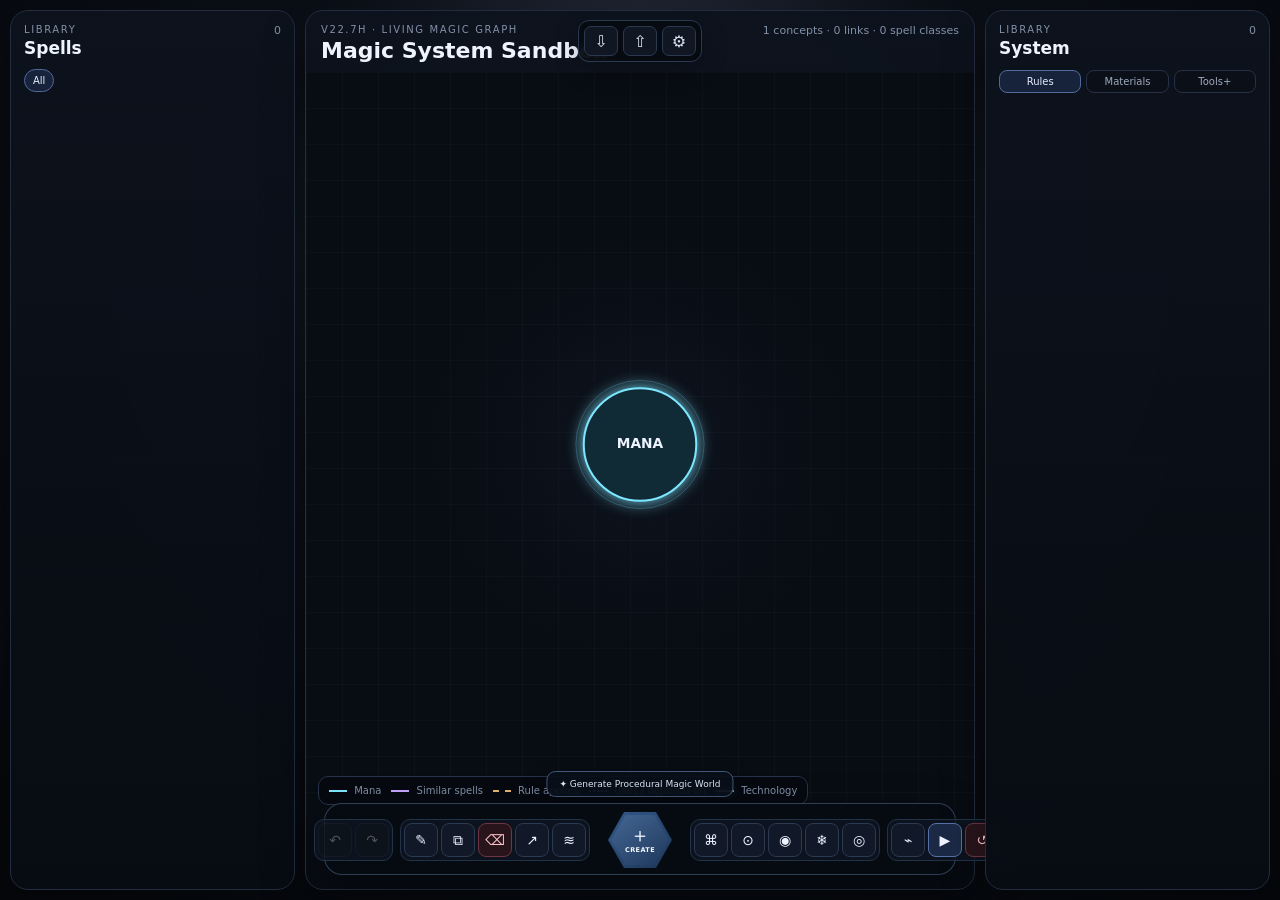
<file: index.html>
<!doctype html>
<html lang="en">
<head>
<meta charset="utf-8">
<meta name="viewport" content="width=device-width,initial-scale=1">
<title>Magic System Sandbox v22.7h</title>
<link rel="stylesheet" href="css/base.css">
<link rel="stylesheet" href="css/graph.css">
<link rel="stylesheet" href="css/components.css">
</head>
<body>
<audio id="uiClickSound" preload="auto" src="assets/ui-click.mp3"></audio>
<main class="app">
  <aside class="sidebar left">
    <div class="side-title">
      <div>
        <div class="eyebrow">Library</div>
        <h2>Spells</h2>
      </div>
      <span id="spellCount" class="count">0</span>
    </div>
    <div id="classFilters" class="class-filters"></div>
    <div id="spellList" class="library-list"></div>
  </aside>

  <section class="center">
    <header class="topbar">
      <div>
        <div class="eyebrow">V22.7h · Living magic graph</div>
        <h1>Magic System Sandbox</h1>
      </div>
      <div class="status">
        <span id="systemStats">1 node</span>
      </div>
    </header>

    <div class="top-actions" aria-label="Project controls">
        <button id="saveProjectBtn" class="top-action" title="Save graph to a file">⇩<span>Save</span></button>
        <button id="loadProjectBtn" class="top-action" title="Load a saved graph">⇧<span>Load</span></button>
        <button id="settingsBtn" class="top-action" title="Settings">⚙<span>Settings</span></button>
        <input id="loadProjectInput" type="file" accept=".json,.magicgraph" class="hidden">
      </div>
      <div class="graph-wrap">
      <canvas id="graph"></canvas>
      

      <div class="legend">
        <span><i class="line mana"></i> Mana</span>
        <span><i class="line similar"></i> Similar spells</span>
        <span><i class="line applies"></i> Rule applies</span>
        <span><i class="line uses"></i> Uses / depends on</span>
        <span><i class="line technology"></i> Technology</span>
      </div>

      <div id="selectionCard" class="selection-card hidden"></div>

      <div id="createMenu" class="create-menu hidden">
        <div class="eyebrow">Create</div>
        <div class="create-help">
          Build any part of your magic system here. Fields are intentionally flexible:
          spell classes can be anything you invent (Charm, Tool, Ritual, Curse, etc.),
          and names you type into compatibility, composition, source, or requirements can create automatic connections.
        </div>
        <div class="create-grid">
          <button data-create="spell" title="Spell"><b>✦</b><span>Spell</span><small>Castable magic with class, intent, structure, morality and effects.</small></button>
          <button data-create="rule" title="Rule"><b>◇</b><span>Rule</span><small>Laws, restrictions, exceptions, and class-specific behavior.</small></button>
          <button data-create="material" title="Material"><b>◆</b><span>Material</span><small>Magical substances, ingredients, metals, woods and crystals.</small></button>
          <button data-create="magicalObject" title="Magical Object"><b>⌁</b><span>Magical Object</span><small>Wands, artifacts, focuses, enchanted devices and relics.</small></button>
          <button data-create="technique" title="Technique"><b>⟡</b><span>Technique</span><small>Casting methods, disciplines, movements and trained skills.</small></button>
          <button data-create="principle" title="Principle"><b>◈</b><span>Principle</span><small>Underlying magical theories and fundamental behavior.</small></button>
          <button data-create="structure" title="Structure"><b>▦</b><span>Structure</span><small>Schools, governments, guilds, ministries, academies and organizations.</small></button>
          <button data-create="organization" title="Organization"><b>♜</b><span>Organization</span><small>Empires, governments, guilds, companies, orders, alliances and factions.</small></button>
          <button id="createCivilizationUtil" title="Civilization Utils"><b>⌘</b><span>Civilization Utils</span><small>Languages, currencies, diseases, and reusable civilization systems.</small></button>
          <button data-create="life" title="Life"><b>♧</b><span>Life</span><small>Magical species, creatures, plants, beings and magical biology.</small></button>
          <button data-create="place" title="Place"><b>⌖</b><span>Place</span><small>Cities, settlements, schools, countries, dimensions, buildings, landmarks and magical regions.</small></button>
        </div>
        <label class="create-hub-choice">
          <input id="createHubToggle" type="checkbox">
          <span><b>Create Hub</b><small>Create an editable category hub instead of a normal node. Spells already organize themselves through Spell Classes.</small></span>
        </label>
      </div>

      <div id="civilizationUtilModal" class="modal hidden">
        <div class="modal-card civ-util-picker">
          <div class="modal-head">
            <div><div class="eyebrow">V22 Civilization Utils</div><h2>Create Utility</h2></div>
            <button id="closeCivilizationUtil" class="icon-btn">×</button>
          </div>
          <div class="civ-util-grid">
            <button data-civ-util="language"><b>文</b><span>Language</span><small>Scripts, sounds, words and translation mappings.</small></button>
            <button data-civ-util="currency"><b>¤</b><span>Currency</span><small>Symbols, USD equivalents, subdivisions and backing.</small></button>
            <button data-civ-util="disease"><b>✣</b><span>Disease</span><small>Spread, severity, duration, susceptibility and cures.</small></button>
            <button data-civ-util="calendar"><b>◷</b><span>Calendar</span><small>Years, months, eras, holidays and dating conventions.</small></button>
            <button data-civ-util="measurement"><b>↔</b><span>Measurement</span><small>Distance, mass, temperature and civilization-specific units.</small></button>
            <button data-civ-util="legalCode"><b>§</b><span>Legal Code</span><small>Laws, punishments, rights and legal traditions.</small></button>
            <button data-civ-util="rankSystem"><b>♛</b><span>Rank System</span><small>Military, guild, government or social ranks.</small></button>
            <button data-civ-util="communication"><b>⌁</b><span>Communication</span><small>Postal, magical, radio, network or interstellar communication systems.</small></button>
            <button data-civ-util="naming"><b>A</b><span>Naming System</span><small>Names, titles, family patterns and generated naming conventions.</small></button>
            <button id="openSymbolLibrary"><b>✎</b><span>Symbol Library</span><small>Draw reusable symbols for languages, currencies and future utilities.</small></button>
          </div>
        </div>
      </div>

      <div id="symbolLibraryModal" class="modal hidden">
        <div class="modal-card symbol-library-card">
          <div class="modal-head"><div><div class="eyebrow">V22 Shared Assets</div><h2>Symbol Library</h2></div><button id="closeSymbolLibrary" class="icon-btn">×</button></div>
          <div class="symbol-workbench">
            <div class="symbol-painter">
              <div class="symbol-toolbar">
                <button class="symbol-tool active" data-symbol-tool="brush" title="Brush">✎</button>
                <button class="symbol-tool" data-symbol-tool="line" title="Line">╱</button>
                <button class="symbol-tool" data-symbol-tool="circle" title="Circle">○</button>
                <button class="symbol-tool" data-symbol-tool="rect" title="Rectangle">□</button>
                <button class="symbol-tool" data-symbol-tool="fill" title="Fill">▣</button>
                <button class="symbol-tool" data-symbol-tool="eraser" title="Eraser">⌫</button>
                <button id="symbolUndo" title="Undo">↶</button>
                <button id="symbolRedo" title="Redo">↷</button>
                <button id="symbolImportButton" title="Import image">⇧</button>
                <input id="symbolImport" type="file" accept="image/*" hidden>
                <button id="clearSymbol" title="Clear">×</button>
              </div>
              <div class="symbol-settings">
                <label>Color <input id="symbolColor" type="color" value="#f1f5ff"></label>
                <label>Width <input id="symbolWidth" type="range" min="1" max="40" value="10"></label>
              </div>
              <canvas id="symbolCanvas" width="256" height="256"></canvas>
              <div class="symbol-actions"><button id="saveSymbol" class="primary">Save Symbol</button></div>
            </div>
            <div class="symbol-meta">
              <label>Name<input id="symbolName" placeholder="e.g. Vorian A, Cuple Sign"></label>
              <p>Draw with the pointer. Saved symbols can be reused by Languages and Currencies.</p>
              <div id="symbolLibraryList" class="symbol-library-list"></div>
            </div>
          </div>
        </div>
      </div>
      <div id="editorModal" class="modal hidden">
        <div class="editor-shell">
          <div class="modal-card editor-main-card">
            <div class="modal-head">
              <div>
                <div class="eyebrow" id="editorKindLabel">Create</div>
                <div class="editor-title-line">
                  <h2 id="editorTitle">New Node</h2>
                  <button id="previewAutoConnections" class="title-icon-btn" title="Auto-Connections">⌁<span>Auto-Connections</span></button>
                </div>
              </div>
              <button id="closeEditor" class="icon-btn">×</button>
            </div>
            <div id="editorBody"></div>
            <div class="modal-actions editor-actions">
              <button id="inspireEditor" class="spark-btn" title="Fill blank fields with a coherent example">✦ Inspire</button>
              <button id="saveEditor" class="primary">Save</button>
              <button id="cancelEditor" class="ghost">Cancel</button>
            </div>
          </div>

          <aside id="planetPalettePanel" class="planet-palette-panel hidden">
            <div class="auto-panel-head">
              <div><div class="eyebrow">Planet Place</div><h3>Color Map</h3></div>
              <button id="closePlanetPalette" class="icon-btn">×</button>
            </div>
            <p class="auto-panel-help">Controls the procedural globe used when this Place is entered as a Planet or Moon.</p>

            <div class="planet-body-options">
              <label class="life-check"><input id="ePlanetIsMoon" type="checkbox"><span><b>Moon</b><small>A planetary-class body orbiting another authored Planet / Moon.</small></span></label>
              <label id="moonOrbitingWrap" class="moon-orbiting-wrap hidden">Orbiting
                <select id="eMoonOrbiting"><option value="">Choose parent body…</option></select>
              </label>
              <label class="life-check"><input id="ePlanetGasGiant" type="checkbox"><span><b>Gas Giant</b><small>Replace land/ocean terrain with atmospheric gas bands.</small></span></label>
            </div>

            <div id="terrestrialPaletteControls">
            <div class="planet-palette-group">
              <b>Land palette</b>
              <label>Primary <input id="ePlanetLandColor" type="color" value="#5d8f5a"></label>
              <label>Secondary <input id="ePlanetLandColor2" type="color" value="#78915b"></label>
              <label>Accent <input id="ePlanetLandColor3" type="color" value="#8d8655"></label>
            </div>
            <div class="planet-palette-group">
              <b>Ocean palette</b>
              <label>Primary <input id="ePlanetOceanColor" type="color" value="#315f9f"></label>
              <label>Deep ocean <input id="ePlanetOceanColor2" type="color" value="#102f58"></label>
            </div>
            <div class="planet-coverage">
              <label>Land amount <output id="ePlanetLandCoverageOut">45%</output>
                <input id="ePlanetLandCoverage" type="range" min="0" max="100" step="1" value="45">
              </label>
              <label>Ocean amount <output id="ePlanetOceanCoverageOut">55%</output>
                <input id="ePlanetOceanCoverage" type="range" min="0" max="100" step="1" value="55">
              </label>
            </div>
            <label class="life-check"><input id="ePlanetLandEnabled" type="checkbox" checked><span><b>Land enabled</b><small>Disable for ocean worlds.</small></span></label>
            <label class="life-check"><input id="ePlanetOceanEnabled" type="checkbox" checked><span><b>Oceans enabled</b><small>Disable for dry worlds.</small></span></label>
            </div>

            <div id="gasGiantPaletteControls" class="gas-giant-palette hidden">
              <div class="life-role-title">Gas Palette</div>
              <p class="auto-panel-help">Atmospheric bands wrap around the whole globe.</p>
              <div class="planet-palette-group">
                <label>Primary <input id="ePlanetGasColor" type="color" value="#d6b783"></label>
                <label>Secondary <input id="ePlanetGasColor2" type="color" value="#a87a58"></label>
                <label>Accent <input id="ePlanetGasColor3" type="color" value="#eee0b5"></label>
              </div>
              <label>Band contrast <output id="ePlanetGasContrastOut">55%</output>
                <input id="ePlanetGasContrast" type="range" min="0" max="100" value="55">
              </label>
            </div>

            <div class="planet-cloud-controls">
              <div class="life-role-title">Cloud Layer</div>
              <label class="life-check"><input id="ePlanetCloudsEnabled" type="checkbox" checked><span><b>Clouds enabled</b><small>Procedural cloud cover over the planet.</small></span></label>
              <label>Cloud color <input id="ePlanetCloudColor" type="color" value="#eef8ff"></label>
              <label>Cloud coverage <output id="ePlanetCloudCoverageOut">45%</output><input id="ePlanetCloudCoverage" type="range" min="0" max="100" value="45"></label>
              <label>Cloud opacity <output id="ePlanetCloudOpacityOut">38%</output><input id="ePlanetCloudOpacity" type="range" min="0" max="100" value="38"></label>
            </div>
          </aside>

          <aside id="solarSystemEditorPanel" class="solar-system-editor-panel hidden">
            <div class="auto-panel-head">
              <div><div class="eyebrow">Solar System Place</div><h3>Solar System Editor</h3></div>
              <button id="closeSolarSystemEditor" class="icon-btn">×</button>
            </div>
            <p class="auto-panel-help">Author the important parts of this system. Anything you do not specify remains procedural in the viewer.</p>

            <div class="system-editor-section">
              <b>Primary Star</b>
              <label>Star name <input id="eSystemStarName" type="text" placeholder="e.g. Sol, Arcturus, Veyra"></label>
              <label>Spectral preset
                <select id="eSystemStarPreset">
                  <option value="M">M · Red dwarf</option>
                  <option value="K">K · Orange</option>
                  <option value="G" selected>G · Yellow</option>
                  <option value="F">F · Yellow-white</option>
                  <option value="A">A · White</option>
                  <option value="B">B · Blue-white</option>
                  <option value="O">O · Blue</option>
                  <option value="custom">Custom</option>
                </select>
              </label>
              <div class="star-color-row">
                <label>Core <input id="eSystemStarColor" type="color" value="#ffe08a"></label>
                <label>Glow <input id="eSystemStarGlow" type="color" value="#ffbe55"></label>
              </div>
            </div>

            <div class="system-editor-section">
              <div class="section-title-row"><b>Additional Stars</b><small>Binary / multiple-star systems</small></div>
              <div id="systemAdditionalStars" class="system-additional-stars"></div>
              <button id="addSystemStar" type="button" class="compact-action">＋ Add Star</button>
              <small class="side-note">Each additional star is saved as a real Star Place contained by this system.</small>
            </div>

            <div class="system-editor-section">
              <div class="section-title-row"><b>Existing members</b><small>Planets / Stars already in your graph</small></div>
              <div id="systemMemberList" class="system-member-list"></div>
            </div>

            <div class="system-editor-section">
              <div class="section-title-row"><b>Procedural planets</b><small>Viewer-only</small></div>
              <label>Procedural planet count <input id="eSystemGeneratePlanets" type="number" min="0" max="24" step="1" value="0"></label>
              <small class="side-note">These are generated only in the Solar System viewer. They do not create graph nodes. Authored planets are added on top of this count.</small>
            </div>
          </aside>

          <aside id="starEditorPanel" class="star-editor-panel hidden">
            <div class="auto-panel-head">
              <div><div class="eyebrow">Star Place</div><h3>Star Editor</h3></div>
              <button id="closeStarEditor" class="icon-btn">×</button>
            </div>
            <p class="auto-panel-help">Choose a spectral preset or customize the star's visible colors.</p>
            <label>Spectral preset
              <select id="eStarPreset">
                <option value="M">M · Red dwarf</option>
                <option value="K">K · Orange</option>
                <option value="G">G · Yellow</option>
                <option value="F">F · Yellow-white</option>
                <option value="A">A · White</option>
                <option value="B">B · Blue-white</option>
                <option value="O">O · Blue</option>
                <option value="custom">Custom</option>
              </select>
            </label>
            <div class="star-palette-grid">
              <label>Core color <input id="eStarColor" type="color" value="#ffe08a"></label>
              <label>Outer color <input id="eStarColor2" type="color" value="#ffc85a"></label>
              <label>Glow color <input id="eStarGlow" type="color" value="#ffb347"></label>
            </div>
            <label>Relative size <input id="eStarSize" type="range" min="0.4" max="3" step="0.05" value="1"></label>
            <output id="eStarSizeOut">1.00×</output>
          </aside>

          <aside id="megastructureEditorPanel" class="megastructure-editor-panel hidden">
            <div class="auto-panel-head">
              <div><div class="eyebrow">Structure</div><h3>Megastructure Editor</h3></div>
              <button id="closeMegastructureEditor" class="icon-btn">×</button>
            </div>
            <p id="megaEditorIntro" class="auto-panel-help">Choose how this megastructure exists in the world.</p>

            <div id="megaTypeChooser" class="mega-type-chooser">
              <div class="life-role-title">Choose type</div>
              <button id="chooseSeparateMega" type="button">
                <b>Separate Megastructure</b>
                <small>An independent constructed object with its own 3D geometry.</small>
              </button>
              <button id="chooseAttachedMega" type="button">
                <b>Attached Megastructure</b>
                <small>Paints/deforms a Planet, Star, Solar System, or Galaxy host.</small>
              </button>
            </div>

            <div id="megaEditorBody" class="hidden">
            <div class="mega-compact-grid">
            <label>Megastructure scale
              <select id="eMegastructureScale">
                <option value="planetary">Planetary</option>
                <option value="stellar">Stellar</option>
                <option value="solar-system">Solar System</option>
                <option value="galaxy">Galaxy</option>
              </select>
            </label>

            <label>Visual mode
              <select id="eMegaVisualStyle">
                <option value="surface-paint">Painted Surface</option>
                <option value="ring">Orbital Ring</option>
                <option value="shell">Shell / Armor</option>
                <option value="lattice">Paint + Lattice</option>
                <option value="spire">Paint + Spire / Beam</option>
                <option value="swarm">Paint + Swarm</option>
              </select>
            </label>
            </div>

            <div class="mega-palette-grid mega-palette-grid-compact">
              <label>Primary <input id="eMegaColor" type="color" value="#6fdcff"></label>
              <label>Secondary <input id="eMegaColor2" type="color" value="#b8f2ff"></label>
              <label>Glow <input id="eMegaGlow" type="color" value="#73e8ff"></label>
            </div>

            <div class="mega-dominant-debug-panel" id="megaDominantDebugPanel">
              <div class="mega-debug-head">
                <div>
                  <strong>Dominant Color</strong>
                  <small>Seam backfill diagnostic</small>
                </div>
                <span class="mega-debug-badge" id="megaDominantDebugPercent">—%</span>
              </div>
              <div class="mega-debug-body">
                <div class="mega-debug-swatch" id="megaDominantDebugSwatch"></div>
                <div class="mega-debug-values">
                  <b id="megaDominantDebugHex">Not calculated yet</b>
                  <small id="megaDominantDebugSamples">Waiting for texture analysis</small>
                </div>
              </div>
            </div>

            <div class="mega-painter">
              <div class="section-title-row"><b>Megastructure Paint</b><small>Saved with this Structure</small></div>
              <div class="mega-paint-toolbar mega-paint-toolbar-compact">
                <button type="button" class="mega-paint-tool active" data-tool="brush" title="Brush">✎</button>
                <button type="button" class="mega-paint-tool" data-tool="line" title="Line">╱</button>
                <button type="button" class="mega-paint-tool" data-tool="circle" title="Circle">○</button>
                <button type="button" class="mega-paint-tool" data-tool="rect" title="Rectangle">□</button>
                <button type="button" class="mega-paint-tool" data-tool="fill" title="Fill">▣</button>
                <button type="button" class="mega-paint-tool" data-tool="eraser" title="Eraser">⌫</button>
                <button id="eMegaEraserMode" type="button" title="Eraser mode: Object">Object</button>
                <button id="eMegaPaintUndo" type="button" title="Undo painter action">↶</button>
                <button id="eMegaPaintRedo" type="button" title="Redo painter action">↷</button>
                <button id="eMegaImportButton" type="button" title="Import image">⇧</button>
                <input id="eMegaImport" type="file" accept="image/*" hidden>
                <button id="eMegaHeightMode" type="button" title="Toggle Height Map">↕</button>
                <button id="eMegaExpandPaint" type="button" title="Expand painter">⛶</button>
                <button id="eMegaClearPaint" type="button" title="Clear current layer">×</button>
              </div>
              <div class="mega-paint-settings mega-paint-settings-compact">
                <label>Paint color <input id="eMegaPaintColor" type="color" value="#6fdcff"></label>
                <label>Width <input id="eMegaPaintWidth" type="range" min="1" max="40" step="1" value="8"></label>
                <label>Imported size <input id="eMegaImportScale" type="range" min="10" max="100" step="1" value="45"></label>
              </div>
              <div id="megaHeightSettings" class="mega-height-settings hidden">
                <label>Height / indent <output id="eMegaHeightOut">+25</output>
                  <input id="eMegaHeight" type="range" min="-100" max="100" step="1" value="25">
                </label>
                <small>Positive values raise the surface. Negative values create indents.</small>
              </div>
              <div class="mega-paint-workspace">
                <div class="mega-paint-stage">
                  <canvas id="megaPaintCanvas" width="768" height="384"></canvas>
                  <canvas id="megaPlanetGuide" width="768" height="384" aria-hidden="true"></canvas>
                </div>
                <div class="mega-icon-preview-wrap">
                  <b>Solar System icon preview</b>
                  <canvas id="megaIconPreview" width="120" height="120"></canvas>
                  <small>The planet guide is visual only — it cannot intercept painting.</small>
                </div>
              </div>
              <small class="side-note">Your paint is baked into one solid texture when saved. Height Map is a separate deformation layer.</small>
            </div>

            <label>Pattern
              <select id="eMegaPattern">
                <option value="solid">Solid</option>
                <option value="panels">Panels</option>
                <option value="bands">Bands</option>
                <option value="grid">Grid</option>
              </select>
            </label>

            <label>Coverage / visual size <output id="eMegaCoverageOut">25%</output>
              <input id="eMegaCoverage" type="range" min="1" max="100" step="1" value="25">
            </label>

            <label>Opacity <output id="eMegaOpacityOut">80%</output>
              <input id="eMegaOpacity" type="range" min="10" max="100" step="1" value="80">
            </label>
            <label>Detail Level
              <select id="eMegaDetailLevel">
                <option value="1">1 · Coarse</option><option value="2">2 · Normal</option>
                <option value="3" selected>3 · Fine</option><option value="4">4 · Very Fine</option>
                <option value="5">5 · Extreme</option>
              </select>
            </label>
            <label>Cloud Layering
              <select id="eMegaCloudLayer">
                <option value="below">Clouds below megastructure</option>
                <option value="above" selected>Clouds above megastructure</option>
              </select>
            </label>

            <div id="megaAttachmentStatus" class="mega-attachment-status"></div>

            <div id="createdMegastructureControls" class="created-mega-controls hidden">
              <div class="life-role-title">Separate Megastructure</div>
              <p class="side-note">This object exists independently. Link it to a Place to anchor it there, or leave it unlinked for procedural placement.</p>
              <p class="side-note">This megastructure has no same-scale host, so it exists as its own constructed object.</p>

              <label>Created object shape
                <select id="eCreatedMegaShape">
                  <option value="sphere">Sphere</option>
                  <option value="ring">Ring</option>
                  <option value="disc">Disc</option>
                  <option value="cube">Cube</option>
                  <option value="cylinder">Cylinder</option>
                  <option value="torus">Torus</option>
                </select>
              </label>

              <label>Relative object size <output id="eCreatedMegaSizeOut">1.00×</output>
                <input id="eCreatedMegaSize" type="range" min="0.25" max="4" step="0.05" value="1">
              </label>

              <div class="created-mega-3d-help">
                <b>2D Megastructure Blueprint</b>
                <small>Paint the megastructure as a flat design. The planet outline shows its real relative size.</small>
              </div>
              <div class="created-mega-face-title">Surface / Face</div>
              <div id="createdMegaFaceTabs" class="created-mega-face-tabs"></div>
            </div>

            <div class="mega-surface-anchor">
              <b>Planet surface anchor</b>
              <label>Latitude <output id="eMegaLatOut">0°</output>
                <input id="eMegaLat" type="range" min="-90" max="90" step="1" value="0">
              </label>
              <label>Longitude <output id="eMegaLonOut">0°</output>
                <input id="eMegaLon" type="range" min="-180" max="180" step="1" value="0">
              </label>
              <small>Used by planetary Surface Paint, Lattice, and Spire styles.</small>
            </div>
            </div>
          </aside>

          <aside id="autoConnectionsPanel" class="auto-connections-panel auto-connections-drawer hidden">
            <div class="auto-panel-head">
              <div><div class="eyebrow">Before placement</div><h3>Auto-Connections</h3></div>
              <button id="closeAutoConnections" class="icon-btn">×</button>
            </div>
            <p class="auto-panel-help">Review exactly what will be connected when this node is saved. Delete a proposed link or edit it with the same relationship editor used by the Link tool.</p>
            <div id="autoConnectionsList"></div>
            <button id="refreshAutoConnections" class="ghost auto-refresh">↻ Recalculate from fields</button>
          </aside>
        </div>
      </div>
    </div>





      <div id="manualEventModal" class="modal hidden">
        <div class="modal-card manual-event-card">
          <div class="modal-head"><div><div class="eyebrow">Author History</div><h2>Create Timeline Event</h2></div><button id="closeManualEvent" class="icon-btn">×</button></div>
          <div class="manual-event-grid">
            <label>Year<input id="manualEventYear" type="number" step="1"></label>
            <label>Kind<input id="manualEventKind" value="Historical Event" placeholder="Battle, Discovery, Treaty..."></label>
            <label class="full">Title<input id="manualEventTitle" placeholder="Luke Skywalker destroys the Death Star"></label>
            <label class="full">What happens<textarea id="manualEventText" rows="4" placeholder="Luke Skywalker, with help from the Rebel Alliance, destroys the Death Star..."></textarea></label>
            <label>Tone<select id="manualEventTone"><option value="normal">Neutral</option><option value="breakthrough">Positive</option><option value="crisis">Negative</option><option value="major">Major</option></select></label>
            <label>Location<select id="manualEventLocation"><option value="">Automatic / none</option></select></label>
            <div class="full"><b class="manual-subhead">Related nodes / participants</b><div id="manualEventNodes" class="manual-node-picker"></div></div>
            <div class="full manual-impact-grid">
              <label>Population %<input id="manualImpactPopulation" type="number" step="1" value="0"></label>
              <label>Stability<input id="manualImpactStability" type="number" step="1" value="0"></label>
              <label>Economy<input id="manualImpactEconomy" type="number" step="1" value="0"></label>
              <label>Knowledge<input id="manualImpactKnowledge" type="number" step="1" value="0"></label>
              <label>Danger<input id="manualImpactDanger" type="number" step="1" value="0"></label>
              <label>Technology<input id="manualImpactTechnology" type="number" step="1" value="0"></label>
            </div>
          </div>
          <div class="modal-actions"><button id="saveManualEvent" class="primary">Add to History</button><button id="cancelManualEvent" class="ghost">Cancel</button></div>
        </div>
      </div>

      <div id="simulationModal" class="modal hidden worldbuilder-modal v223-fullscreen-sim">
        <div class="simulation-fullscreen-shell">
          <header class="sim-topbar sim-topbar-compact">
            <div class="sim-brand sim-civilization-identity">
              <div class="eyebrow">V22.6 · Living History</div>
              <label class="sim-civ-name-field">
                <span>Civilization</span>
                <input id="simCivName" value="Aetheria">
              </label>
            </div>

            <div class="sim-top-controls sim-top-controls-compact">
              <label>Starting Era
                <select id="simEra">
                  <option>Founding</option>
                  <option>Early Kingdoms</option>
                  <option>Arcane Renaissance</option>
                  <option>Industrial Magic</option>
                </select>
              </label>

              <label>Initial Scale
                <select id="simScale">
                  <option value="small">Small Realm</option>
                  <option value="medium" selected>Kingdom</option>
                  <option value="large">Large Civilization</option>
                </select>
              </label>

              <div class="sim-top-runbar sim-top-runbar-compact">
                <button id="runSimulation" class="primary sim-new-civ-btn">▶ New Civilization</button>
                <button id="simStep1" class="sim-icon-btn" title="+1 Year">+1</button>
                <button id="simStep10" class="sim-icon-btn" title="+10 Years">+10</button>
                <button id="simStep100" class="sim-icon-btn" title="+100 Years">+100</button>
                <button id="simStep1000" class="sim-icon-btn" title="+1000 Years">+1K</button>
                <button id="simAuto" class="sim-icon-btn" title="Auto simulation">▶</button>
                <button id="createTimelineEvent" class="sim-icon-btn" title="Create Timeline Event">＋</button>
              </div>
            </div>

            <button id="closeSimulation" class="icon-btn sim-close-fullscreen" title="Close Simulation">×</button>
          </header>

          <div class="sim-main-layout">
            <aside class="sim-left-column">
              <section id="rapidEventsPanel" class="rapid-events-panel v223-rapid">
                <div class="rapid-events-head">
                  <div><span>LIVE</span><b>Rapid Events</b></div>
                  <button id="toggleRapidEvents">−</button>
                </div>
                <div id="rapidEventsList" class="rapid-events-list"></div>
              </section>

              <section id="simMapDock" class="sim-map-dock planet-view-panel permanent-planet">
                <div class="planet-panel-head sim-map-restored-head">
                  <div class="sim-map-title-block">
                    <div class="eyebrow" id="planetScaleEyebrow">Universe</div>
                    <h3 id="planetName">Universe Map</h3>
                    <span id="planetMeta">Generating world…</span>
                    <div id="galacticCoordinates" class="galactic-coordinates"></div>

                    <div id="historyMapControls" class="history-map-controls">
                      <button id="historyMapToggle" type="button">◷ History</button>
                      <div id="historyMapScrubber" class="history-map-scrubber hidden">
                        <button id="historyMapLive" type="button">LIVE</button>
                        <input id="historyMapYear" type="range" min="0" max="0" value="0">
                        <output id="historyMapYearOut">Year 0</output>
                      </div>
                    </div>
                  </div>

                  <div class="planet-panel-actions sim-map-head-actions">
                    <button id="regenPlanet" class="ghost" title="Regenerate map">↻</button>
                    <button id="planetHome" class="ghost" title="Center map">◎</button>
                    <button id="toggleSimMap" type="button" class="ghost" title="Open map fullscreen">▣</button>
                    <button id="closeSimMapFullscreen" type="button" class="icon-btn hidden" title="Close fullscreen map">×</button>
                  </div>
                </div>

                <div class="planet-stage sim-embedded-planet-stage">
                  <canvas id="planetCanvas"></canvas>
                  <div class="planet-hint">Drag to navigate · Scroll to zoom</div>
                  <div id="planetTooltip" class="planet-tooltip hidden"></div>
                </div>
              </section>
            </aside>

            <main class="sim-center-column">
              <div class="sim-center-header">
                <div id="simSummary" class="sim-summary"></div>

                <div class="sim-dashboard">
                  <div class="sim-stat"><b id="simPop">—</b><span>Population</span></div>
                  <div class="sim-stat"><b id="simStability">—</b><span>Stability</span></div>
                  <div class="sim-stat"><b id="simKnowledge">—</b><span>Arcane Knowledge</span></div>
                  <div class="sim-stat"><b id="simEconomy">—</b><span>Magic Economy</span></div>
                  <div class="sim-stat"><b id="simDanger">—</b><span>Arcane Risk</span></div>
                  <div class="sim-stat"><b id="simTech">—</b><span>Technology</span></div>
                </div>
              </div>

              <section class="sim-timeline-shell">
                <div class="sim-timeline-head">
                  <div>
                    <div class="eyebrow">History</div>
                    <h3>Timeline</h3>
                  </div>
                  <button id="manualEventInline" type="button" class="ghost">＋ Create Event</button>
                </div>
                <div id="simTimeline" class="sim-timeline"></div>
              </section>
            </main>

            <aside class="sim-right-column">
              <div class="sim-inspector-fixed-head">
                <div>
                  <div class="eyebrow">Simulation Inspector</div>
                  <h3 id="simInspectorTitle">World Analysis</h3>
                </div>
                <span class="sim-inspector-live-dot" title="Live simulation"></span>
              </div>

              <div class="sim-inspector-tabs">
                <button class="sim-side-tab active" data-sim-side="world">World State</button>
                <button class="sim-side-tab" data-sim-side="society">Society</button>
                <button class="sim-side-tab" data-sim-side="research">Research</button>
                <button class="sim-side-tab event-tab-button" data-sim-side="event">Event</button>
              </div>

              <div class="sim-side-content">
                <div id="simWorld" class="sim-world"></div>
                <div id="simSociety" class="sim-world hidden"></div>
                <div id="simResearch" class="sim-world hidden"></div>

                <div id="eventInspector" class="sim-world sim-event-inspector-tab hidden">
                  <div class="event-tab-toolbar">
                    <div>
                      <div class="eyebrow">Historical Event</div>
                      <b>Event Inspector</b>
                    </div>
                    <button id="closeEventInspector" class="icon-btn" title="Back to previous inspector">←</button>
                  </div>
                  <div id="eventInspectorBody" class="event-inspector-body"></div>
                </div>
              </div>

              <aside id="simulationInspector" class="simulation-inspector-panel hidden">
                <div class="event-inspector-head">
                  <div><div class="eyebrow">Live Simulation</div><h3>Node Inspector</h3></div>
                  <button id="closeSimulationInspector" class="icon-btn">×</button>
                </div>
                <div id="simulationInspectorBody" class="event-inspector-body"></div>
              </aside>

              <aside id="placeInspector" class="place-inspector-panel hidden">
                <div class="event-inspector-head">
                  <div><div class="eyebrow">Physical Place</div><h3>Place Inspector</h3></div>
                  <button id="closePlaceInspector" class="icon-btn">×</button>
                </div>
                <div id="placeInspectorBody" class="event-inspector-body"></div>
              </aside>

              <div id="simRegions" class="sim-world hidden"></div>
              <div id="simCivGraph" class="sim-civgraph hidden"><canvas id="civGraphCanvas"></canvas></div>
            </aside>
          </div>
        </div>
      </div>

      <div id="auditModal" class="modal hidden">
        <div class="modal-card">
          <div class="modal-head">
            <div>
              <div class="eyebrow">System analysis</div>
              <h2>Magic System Audit</h2>
            </div>
            <button id="closeAudit" class="icon-btn">×</button>
          </div>
          <div id="auditBody" class="audit-body"></div>
        </div>
      </div>

      <div id="settingsModal" class="modal hidden">
        <div class="modal-card link-card">
          <div class="modal-head">
            <div>
              <div class="eyebrow">Graph physics</div>
              <h2>Settings</h2>
            </div>
            <button id="closeSettings" class="icon-btn">×</button>
          </div>
          <div class="editor-grid">
            <label class="full">Node pull strength <span id="pullStrengthValue">100%</span>
              <input id="pullStrengthSlider" type="range" min="0" max="200" value="100" step="5">
            </label>
            <label class="full">Large-graph weakening <span id="largeGraphValue">100%</span>
              <input id="largeGraphSlider" type="range" min="0" max="200" value="100" step="5">
            </label>
            <label>Collision strength
              <select id="collisionStrength">
                <option value="0.5">Soft</option>
                <option value="1" selected>Normal</option>
                <option value="1.5">Strong</option>
                <option value="2">Very Strong</option>
              </select>
            </label>
            <label>Global rule pull
              <select id="globalRulePull">
                <option value="0.2">Very Weak</option>
                <option value="0.375" selected>3/8 Default</option>
                <option value="0.5">Half</option>
                <option value="0.75">Strong</option>
                <option value="1">Normal</option>
              </select>
            </label>
          </div>
          <div class="auto-connection-setting technology-setting">
            <div>
              <b>Technology System <small>(Experimental)</small></b>
              <p>Experimental feature. OFF by default. Enable civilization discoveries, the Technology Tree, and technological Magical Objects. Disabling preserves technology data but removes the live tree from the graph.</p>
            </div>
            <button id="technologyToggle" class="toggle-button">ON</button>
            <div id="technologyStatus" class="full setting-status">Technology simulation is active.</div>
          </div>
          <div class="auto-connection-setting">
            <div>
              <b>Automatic Connections</b>
              <p>Let the sandbox infer relationships from names, spell classes, rules, requirements, composition and compatibility.</p>
            </div>
            <button id="autoConnectionsToggle" class="toggle-button">ON</button>
            <div id="autoConnectionStatus" class="full setting-status">Automatic connections are active.</div>
          </div>
          <div class="modal-actions">
            <button id="resetPhysics" class="ghost">Reset physics</button>
            <button id="saveSettings" class="primary">Save settings</button>
          </div>
        </div>
      </div>

      <div id="autoConnectionModal" class="modal hidden">
        <div class="modal-card link-card">
          <div class="modal-head"><div><div class="eyebrow">Connection behavior</div><h2 id="autoConnectionTitle">Automatic Connections</h2></div><button id="closeAutoConnection" class="icon-btn">×</button></div>
          <p id="autoConnectionExplain" class="decision-copy"></p>
          <div id="autoConnectionChoices" class="decision-choices"></div>
        </div>
      </div>

      <div id="advancementModal" class="modal hidden">
  <div class="modal-card advancement-card">
    <div class="modal-head">
      <div><div class="eyebrow">Technology connection</div><h2>Edit Advancement</h2></div>
      <button id="closeAdvancement" class="icon-btn">×</button>
    </div>
    <div id="advancementPreview" class="link-preview"></div>
    <div class="advancement-editor">
      <label class="advancement-number-label">Advancement
        <input id="advancementValue" type="number" min="0" step="1" value="25" placeholder="e.g. 25, 500, 10000">
      </label>
      <small>No upper limit. Higher Advancement sits farther up the technology line; huge values are visually compressed so the tree stays usable.</small>
    </div>
    <div class="modal-actions">
      <button id="cancelAdvancement" class="ghost">Cancel</button>
      <button id="saveAdvancement" class="primary">Save Advancement</button>
    </div>
  </div>
</div>

<div id="connectionsModal" class="modal hidden">
        <div class="modal-card link-card">
          <div class="modal-head">
            <div>
              <div class="eyebrow">Selected node</div>
              <h2>Connections</h2>
            </div>
            <button id="closeConnections" class="icon-btn">×</button>
          </div>
          <div id="connectionsList" class="connections-list"></div>
        </div>
      </div>

      <div id="linkModal" class="modal hidden">
        <div class="modal-card link-card">
          <div class="modal-head">
            <div>
              <div class="eyebrow">Manual relationship</div>
              <h2>Create Link</h2>
            </div>
            <button id="closeLink" class="icon-btn">×</button>
          </div>
          <div class="editor-grid">
            <label>Relationship label
              <input id="linkLabel" placeholder="made of, requires, enables, derived from...">
            </label>
            <label>Line type
              <select id="linkType">
                <option value="direct">Direct</option>
                <option value="dependency">Dependency</option>
                <option value="influence">Influence</option>
                <option value="relationship">Relationship</option>
                <option value="similarity">Similarity</option>
                <option value="composition">Composition</option>
                <option value="restriction">Restriction</option>
                <option value="opposition">Opposition</option>
                <option value="flow">Flow</option>
                <option value="reference">Reference</option>
                <option value="creation">Creation</option>
                <option value="transformation">Transformation</option>
                <option value="containment">Containment</option>
                <option value="amplification">Amplification</option>
                <option value="cancellation">Cancellation</option>
              </select>
            </label>
            <div id="linkRelationshipFields" class="full relationship-link-fields hidden">
              <label>Relationship type
                <select id="linkRelationshipKind">
                  <option value="separate">Separate</option>
                  <option value="worksFor">Works for</option>
                  <option value="createdBy">Created by</option>
                </select>
              </label>
              <small id="linkRelationshipKindHelp">Independent groups. Positive relations create cooperation; negative relations create disputes, raids, or war.</small>
              <div class="relationship-slider-head"><b>Relationship</b><output id="linkRelationshipOut">0</output></div>
              <input id="linkRelationship" class="relationship-slider" type="range" min="-100" max="100" step="1" value="0">
              <small id="linkRelationshipText">Neutral / mixed relationship.</small>
            </div>
            <label>Strength
              <select id="linkStrength">
                <option value="solid">Solid</option>
                <option value="dashed">Dashed</option>
                <option value="dotted">Dotted</option>
              </select>
            </label>
            <label>Thickness
              <select id="linkThickness">
                <option value="1">Thin</option>
                <option value="1.6" selected>Normal</option>
                <option value="2.4">Strong</option>
                <option value="3.2">Heavy</option>
              </select>
            </label>
            <label>Direction
              <select id="linkDirection">
                <option value="forward">A → B</option>
                <option value="backward">A ← B</option>
                <option value="both">A ↔ B</option>
                <option value="none">Undirected</option>
              </select>
            </label>
            <div class="full link-preview" id="linkPreview"></div>
          </div>
          <div class="modal-actions">
            <button id="saveLink" class="primary">Create link</button>
            <button id="cancelLink" class="ghost">Cancel</button>
          </div>
        </div>
      </div>

    <div class="global-generator">
      <button id="generateMagicSystem" class="global-generator-btn" title="Generate a complete V22 magic world: magic, places, civilizations, organizations, utilities, economy and relationships">✦ Generate Procedural Magic World</button>
    </div>
    <div class="toolbar toolbar-v226">
      <div class="toolbar-wing toolbar-wing-left">
        <div class="toolbar-cluster toolbar-history-cluster">
          <button id="undoBtn" class="toolbtn history-btn" title="Undo (Ctrl/Cmd+Z)" disabled>↶<span>Undo</span></button>
          <button id="redoBtn" class="toolbtn history-btn" title="Redo (Ctrl/Cmd+Y or Cmd+Shift+Z)" disabled>↷<span>Redo</span></button>
        </div>

        <div class="toolbar-cluster toolbar-edit-cluster">
          <button id="editBtn" class="toolbtn">✎<span>Edit</span></button>
          <button id="cloneBtn" class="toolbtn" title="Clone selected node">⧉<span>Clone</span></button>
          <button id="deleteBtn" class="toolbtn danger-tool">⌫<span>Delete</span></button>
          <button id="linkBtn" class="toolbtn" title="Drag node → node to connect. Drag empty space → a connection to remove it.">↗<span>Link</span></button>
          <button id="connectionsBtn" class="toolbtn">≋<span>Connections</span></button>
        </div>
      </div>

      <div class="toolbar-create-center">
        <button id="createBtn" class="create-hex-btn" title="Create">
          <span class="create-hex-plus">＋</span>
          <span class="create-hex-label">Create</span>
        </button>
      </div>

      <div class="toolbar-wing toolbar-wing-right">
        <div class="toolbar-cluster toolbar-view-cluster">
          <button id="organizeBtn" class="toolbtn">⌘<span>Organize</span></button>
          <button id="fitBtn" class="toolbtn">⊙<span>Fit</span></button>
          <button id="inspectBtn" class="toolbtn">◉<span>Inspect</span></button>
          <button id="freezeBtn" class="toolbtn" title="Freeze dynamic movement">❄<span>Freeze</span></button>
          <button id="pulseBtn" class="toolbtn">◎<span>Pulse Web</span></button>
        </div>

        <div class="toolbar-cluster toolbar-system-cluster">
          <button id="auditBtn" class="toolbtn" title="Analyze magic system">⌁<span>Audit</span></button>
          <button id="simulateBtn" class="toolbtn strong" title="Simulate a civilization using this magic system">▶<span>Simulate</span></button>
          <button id="resetSystemBtn" class="toolbtn danger-tool" title="Reset magic system to Mana only">↺<span>Reset</span></button>
        </div>
      </div>
    </div></div>
  </section>

  <aside class="sidebar right">
    <div class="side-title">
      <div>
        <div class="eyebrow">Library</div>
        <h2>System</h2>
      </div>
      <span id="systemCount" class="count">0</span>
    </div>
    <div class="tabs">
      <button class="tab active" data-tab="rules">Rules</button>
      <button class="tab" data-tab="materials">Materials</button>
      <button class="tab" data-tab="tools">Tools+</button>
    </div>
    <div id="systemList" class="library-list"></div>
  </aside>
</main>
<div id="megaPainterBackdrop" class="mega-painter-backdrop hidden"></div>
<script src="js/data.js"></script>
<script src="js/graph.js"></script>
<script src="js/editors.js"></script>
<script src="js/app.js"></script>
</body>
</html>
</file>
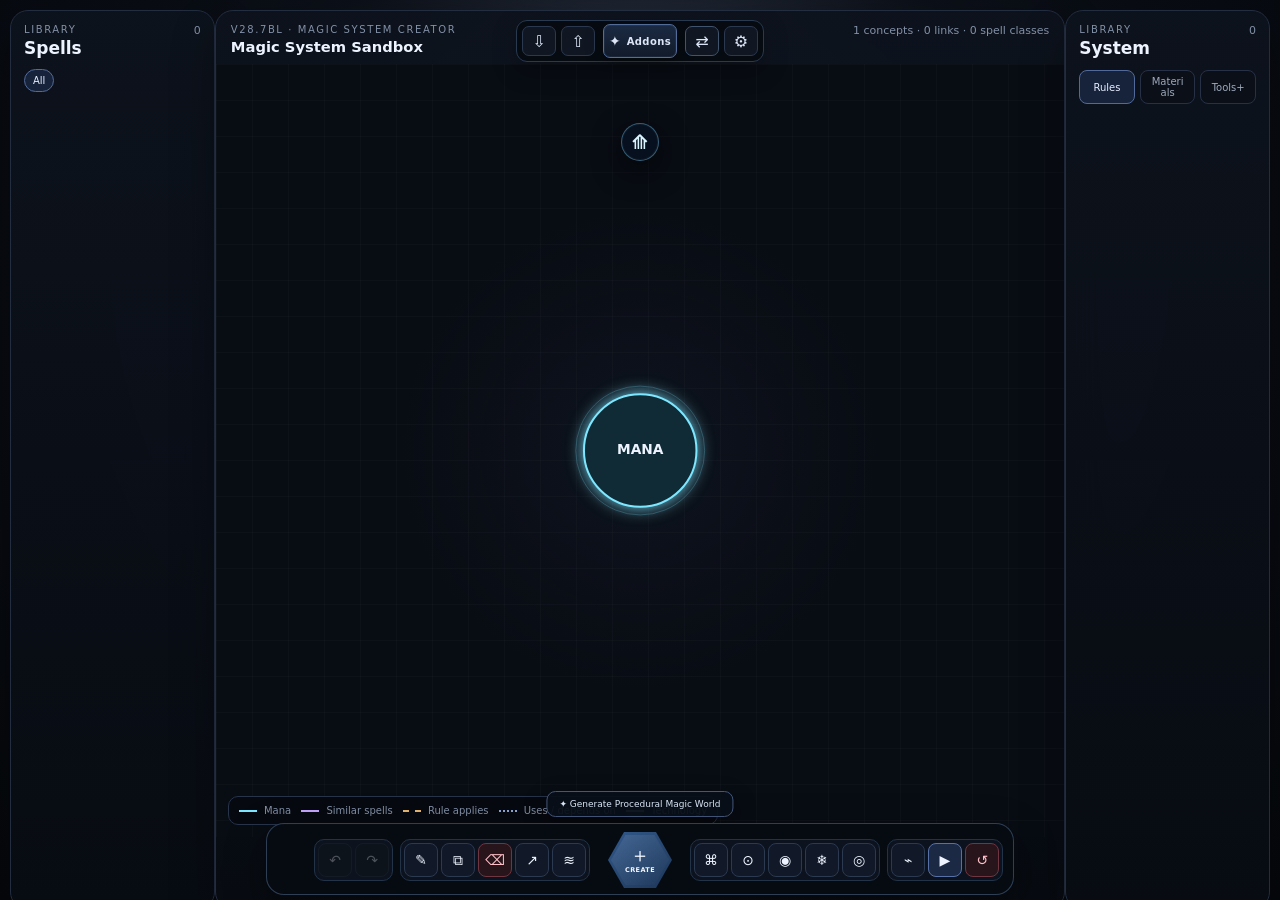
<file: docs/index.html>
<!doctype html>
<html lang="en">
<head>
<meta charset="utf-8">
<meta name="viewport" content="width=device-width,initial-scale=1">
<title>Creator Sandbox v28.7bl</title>
<link rel="stylesheet" href="css/base.css?v=28.7bl">
<link rel="stylesheet" href="css/graph.css?v=28.7bl">
<link rel="stylesheet" href="css/components.css?v=28.7bl">
</head>
<body>
<audio id="uiClickSound" preload="auto" src="assets/ui-click.mp3"></audio>
<main class="app">
  <aside class="sidebar left">
    <div class="side-title">
      <div>
        <div class="eyebrow">Library</div>
        <h2 id="leftLibraryTitle">Spells</h2>
      </div>
      <span id="spellCount" class="count">0</span>
    </div>
    <div id="classFilters" class="class-filters"></div>
    <div id="spellList" class="library-list"></div>
  </aside>

  <section class="center">
    <header class="topbar">
      <div>
        <div class="eyebrow" id="creatorVersionLabel">V28.7bl · Creator framework</div>
        <h1 id="creatorSystemTitle">Magic System Sandbox</h1>
      </div>
      <div class="status">
        <span id="systemStats">1 node</span>
      </div>
    </header>

    <div class="top-actions" aria-label="Project controls">
        <button id="saveProjectBtn" class="top-action" title="Save graph to a file">⇩<span>Save</span></button>
        <button id="loadProjectBtn" class="top-action" title="Load a saved graph">⇧<span>Load</span></button>
        <button id="addonsBtn" class="top-action addons-action" title="Addons and Creator Editor">✦<strong>Addons</strong><span>Addons</span></button>
        <button id="convertSaveBtn" class="top-action readable-action" title="Convert a .magicgraph save into readable text">⇄<span>Convert</span></button>
        <button id="settingsBtn" class="top-action" title="Settings">⚙<span>Settings</span></button>
        <input id="loadProjectInput" type="file" accept=".json,.magicgraph" class="hidden">
        <input id="convertSaveInput" type="file" accept=".json,.magicgraph" class="hidden">
      </div>
      <div class="graph-wrap">
      <canvas id="graph"></canvas>
      

      <div class="legend">
        <span><i class="line mana"></i> Mana</span>
        <span><i class="line similar"></i> Similar spells</span>
        <span><i class="line applies"></i> Rule applies</span>
        <span><i class="line uses"></i> Uses / depends on</span>
        <span><i class="line technology"></i> Technology</span>
      </div>

      <div id="selectionCard" class="selection-card hidden"></div>

      <div id="createMenu" class="create-menu hidden">
        <div class="eyebrow">Create</div>
        <div class="create-help">
          Build any part of your magic system here. Fields are intentionally flexible:
          spell classes can be anything you invent (Charm, Tool, Ritual, Curse, etc.),
          and names you type into compatibility, composition, source, or requirements can create automatic connections.
        </div>
        <div class="create-grid">
          <button data-create="spell" title="Spell"><b>✦</b><span>Spell</span><small>Castable magic with class, intent, structure, morality and effects.</small></button>
          <button data-create="rule" title="Rule"><b>◇</b><span>Rule</span><small>Laws, restrictions, exceptions, and class-specific behavior.</small></button>
          <button data-create="material" title="Material"><b>◆</b><span>Material</span><small>Magical substances, ingredients, metals, woods and crystals.</small></button>
          <button data-create="magicalObject" title="Magical Object"><b>⌁</b><span>Magical Object</span><small>Wands, artifacts, focuses, enchanted devices and relics.</small></button>
          <button data-create="technique" title="Technique"><b>⟡</b><span>Technique</span><small>Casting methods, disciplines, movements and trained skills.</small></button>
          <button data-create="principle" title="Principle"><b>◈</b><span>Principle</span><small>Underlying magical theories and fundamental behavior.</small></button>
          <button data-create="structure" title="Structure"><b>▦</b><span>Structure</span><small>Schools, governments, guilds, ministries, academies and organizations.</small></button>
          <button data-create="organization" title="Organization"><b>♜</b><span>Organization</span><small>Empires, governments, guilds, companies, orders, alliances and factions.</small></button>
          <button id="createCivilizationUtil" title="Civilization Utils"><b>⌘</b><span>Civilization Utils</span><small>Languages, currencies, diseases, and reusable civilization systems.</small></button>
          <button data-create="life" title="Life"><b>♧</b><span>Life</span><small>Magical species, creatures, plants, beings and magical biology.</small></button>
          <button data-create="place" title="Place"><b>⌖</b><span>Place</span><small>Cities, settlements, schools, countries, dimensions, buildings, landmarks and magical regions.</small></button>
        </div>
        <label class="create-hub-choice">
          <input id="createHubToggle" type="checkbox">
          <span><b>Create Hub</b><small>Create an editable category hub instead of a normal node. Spells already organize themselves through Spell Classes.</small></span>
        </label>
      </div>

      <div id="civilizationUtilModal" class="modal hidden">
        <div class="modal-card civ-util-picker">
          <div class="modal-head">
            <div><div class="eyebrow">V22 Civilization Utils</div><h2>Create Utility</h2></div>
            <button id="closeCivilizationUtil" class="icon-btn">×</button>
          </div>
          <div class="civ-util-grid">
            <button data-civ-util="language"><b>文</b><span>Language</span><small>Scripts, sounds, words and translation mappings.</small></button>
            <button data-civ-util="currency"><b>¤</b><span>Currency</span><small>Symbols, USD equivalents, subdivisions and backing.</small></button>
            <button data-civ-util="disease"><b>✣</b><span>Disease</span><small>Spread, severity, duration, susceptibility and cures.</small></button>
            <button data-civ-util="calendar"><b>◷</b><span>Calendar</span><small>Years, months, eras, holidays and dating conventions.</small></button>
            <button data-civ-util="measurement"><b>↔</b><span>Measurement</span><small>Distance, mass, temperature and civilization-specific units.</small></button>
            <button data-civ-util="legalCode"><b>§</b><span>Legal Code</span><small>Laws, punishments, rights and legal traditions.</small></button>
            <button data-civ-util="rankSystem"><b>♛</b><span>Rank System</span><small>Military, guild, government or social ranks.</small></button>
            <button data-civ-util="communication"><b>⌁</b><span>Communication</span><small>Postal, magical, radio, network or interstellar communication systems.</small></button>
            <button data-civ-util="naming"><b>A</b><span>Naming System</span><small>Names, titles, family patterns and generated naming conventions.</small></button>
            <button id="openSymbolLibrary"><b>✎</b><span>Symbol Library</span><small>Draw reusable symbols for languages, currencies and future utilities.</small></button>
          </div>
        </div>
      </div>

      <div id="symbolLibraryModal" class="modal hidden">
        <div class="modal-card symbol-library-card">
          <div class="modal-head"><div><div class="eyebrow">V22 Shared Assets</div><h2>Symbol Library</h2></div><button id="closeSymbolLibrary" class="icon-btn">×</button></div>
          <div class="symbol-workbench">
            <div class="symbol-painter">
              <div class="symbol-toolbar painter-tool-rail">
                <button class="symbol-tool active" data-symbol-tool="brush" title="Brush">✎</button>
                <button class="symbol-tool" data-symbol-tool="line" title="Line">╱</button>
                <button class="symbol-tool" data-symbol-tool="circle" title="Circle">○</button>
                <button class="symbol-tool" data-symbol-tool="rect" title="Rectangle">□</button>
                <button class="symbol-tool" data-symbol-tool="fill" title="Fill">▣</button>
                <button class="symbol-tool" data-symbol-tool="eraser" title="Eraser">⌫</button>
                <button class="symbol-tool" data-symbol-tool="select" title="Select">⌖</button>
                <button id="symbolUndo" title="Undo">↶</button>
                <button id="symbolRedo" title="Redo">↷</button>
                <button id="symbolImportButton" title="Import image">⇧</button>
                <input id="symbolImport" type="file" accept="image/*" hidden>
                <button id="clearSymbol" title="Clear">×</button>
              </div>
              <div class="symbol-settings painter-options-rail">
                <label data-symbol-tools="brush,line,rect,circle,fill">Color <input id="symbolColor" type="color" value="#f1f5ff"></label>
                <label data-symbol-tools="brush,line,rect,circle,eraser">Thickness <output id="symbolWidthOut">10 px</output><input id="symbolWidth" type="range" min="1" max="48" value="10"></label>
                <label class="symbol-toggle" data-symbol-tools="brush,line,rect,circle"><input id="symbolPixelate" type="checkbox" checked> Pixelate</label>
                <label data-symbol-tools="brush,line,rect,circle">Pixel size <input id="symbolPixelSize" type="range" min="1" max="24" value="8"></label>
                <label class="symbol-toggle" data-symbol-tools="brush,line,rect,circle"><input id="symbolSnap" type="checkbox"> Snap</label>
                <label class="symbol-toggle" data-symbol-tools="circle"><input id="symbolCircleCenter" type="checkbox"> Circle from center</label>
                <label data-symbol-tools="brush,eraser">Brush shape <output id="symbolBrushShapeOut">50%</output><input id="symbolBrushShape" type="range" min="0" max="100" value="50"><small>Circle ← → Square</small></label>
                <label data-symbol-tools="select">Selection mode <select id="symbolSelectMode"><option value="rect">Rectangle</option><option value="lasso">Lasso</option></select></label>
                <button type="button" id="symbolDeleteSelection" data-symbol-tools="select" class="danger ghost">Delete selection</button>
              </div>
              <div class="symbol-canvas-stack"><canvas id="symbolCanvas" width="256" height="256"></canvas><canvas id="symbolOverlayCanvas" width="256" height="256" aria-hidden="true"></canvas></div>
              <div class="symbol-actions"><button id="saveSymbol" class="primary">Save Symbol</button></div>
            </div>
            <div class="symbol-meta">
              <label>Name<input id="symbolName" placeholder="e.g. Vorian A, Cuple Sign"></label>
              <p>Draw with the pointer. Saved symbols can be reused by Languages and Currencies.</p>
              <div id="symbolLibraryList" class="symbol-library-list"></div>
            </div>
          </div>
        </div>
      </div>
      <div id="editorModal" class="modal hidden">
        <div class="editor-shell">
          <div class="modal-card editor-main-card">
            <div class="modal-head">
              <div>
                <div class="eyebrow" id="editorKindLabel">Create</div>
                <div class="editor-title-line">
                  <h2 id="editorTitle">New Node</h2>
                  <button id="previewAutoConnections" class="title-icon-btn" title="Auto-Connections">⌁<span>Auto-Connections</span></button>
                </div>
              </div>
              <div class="editor-window-actions"><button id="minimizeEditor" class="icon-btn" type="button" title="Minimize editor">—</button><button id="closeEditor" class="icon-btn">×</button></div>
            </div>
            <div id="editorBody"></div>
            <div class="modal-actions editor-actions">
              <button id="inspireEditor" class="spark-btn" title="Fill blank fields with a coherent example">✦ Inspire</button>
              <button id="saveEditor" class="primary">Save</button>
              <button id="cancelEditor" class="ghost">Cancel</button>
            </div>
          </div>

          <aside id="planetPalettePanel" class="planet-palette-panel hidden">
            <div class="auto-panel-head">
              <div><div class="eyebrow">Planet Place</div><h3>Planet Color Palette</h3></div>
              <button id="closePlanetPalette" class="icon-btn">×</button>
            </div>
            <p class="auto-panel-help">Controls the actual globe palette used by this Planet or Moon, including the colors sampled by the Landscape Editor.</p>
            <div class="planet-palette-savebar"><button type="button" id="savePlanetPalette" class="primary">Save Palette</button><small id="planetPaletteSaveStatus">Save the palette before authoring sampled-color landscapes.</small></div>

            <div class="planet-body-options">
              <label class="life-check"><input id="ePlanetIsMoon" type="checkbox"><span><b>Moon</b><small>A planetary-class body orbiting another authored Planet / Moon.</small></span></label>
              <label id="moonOrbitingWrap" class="moon-orbiting-wrap hidden">Orbiting
                <select id="eMoonOrbiting"><option value="">Choose parent body…</option></select>
              </label>
              <label class="life-check"><input id="ePlanetGasGiant" type="checkbox"><span><b>Gas Giant</b><small>Replace land/ocean terrain with atmospheric gas bands.</small></span></label>
            </div>

            <div id="terrestrialPaletteControls">
            <div class="planet-palette-group">
              <b>Land palette</b>
              <label>Primary <input id="ePlanetLandColor" type="color" value="#5d8f5a"></label>
              <label>Secondary <input id="ePlanetLandColor2" type="color" value="#78915b"></label>
              <label>Accent <input id="ePlanetLandColor3" type="color" value="#8d8655"></label>
            </div>
            <div class="planet-palette-group">
              <b>Ocean palette</b>
              <label>Primary <input id="ePlanetOceanColor" type="color" value="#315f9f"></label>
              <label>Deep ocean <input id="ePlanetOceanColor2" type="color" value="#102f58"></label>
            </div>
            <div class="planet-coverage">
              <label>Land amount <output id="ePlanetLandCoverageOut">45%</output>
                <input id="ePlanetLandCoverage" type="range" min="0" max="100" step="1" value="45">
              </label>
              <label>Ocean amount <output id="ePlanetOceanCoverageOut">55%</output>
                <input id="ePlanetOceanCoverage" type="range" min="0" max="100" step="1" value="55">
              </label>
            </div>
            <label class="life-check"><input id="ePlanetLandEnabled" type="checkbox" checked><span><b>Land enabled</b><small>Disable for ocean worlds.</small></span></label>
            <label class="life-check"><input id="ePlanetOceanEnabled" type="checkbox" checked><span><b>Oceans enabled</b><small>Disable for dry worlds.</small></span></label>
            </div>

            <div id="gasGiantPaletteControls" class="gas-giant-palette hidden">
              <div class="life-role-title">Gas Palette</div>
              <p class="auto-panel-help">Atmospheric bands wrap around the whole globe.</p>
              <div class="planet-palette-group">
                <label>Primary <input id="ePlanetGasColor" type="color" value="#d6b783"></label>
                <label>Secondary <input id="ePlanetGasColor2" type="color" value="#a87a58"></label>
                <label>Accent <input id="ePlanetGasColor3" type="color" value="#eee0b5"></label>
              </div>
              <label>Band contrast <output id="ePlanetGasContrastOut">55%</output>
                <input id="ePlanetGasContrast" type="range" min="0" max="100" value="55">
              </label>
            </div>

            <div class="planet-border-controls">
              <div class="life-role-title">Country Borders</div>
              <label class="life-check"><input id="ePlanetCountryBordersEnabled" type="checkbox" checked><span><b>Show country borders</b><small>Render authored Country border paintings as white lines on the globe.</small></span></label>
              <label class="life-check"><input id="ePlanetProceduralBorders" type="checkbox"><span><b>Procedural fallback borders</b><small>Countries without painted borders receive a generated outline around their map position.</small></span></label>
            </div>

            <div class="planet-sky-controls">
              <div class="life-role-title">Surface Sky</div>
              <label>Sky color <input id="ePlanetSkyColor" type="color" value="#8fc8ee"></label>
              <p class="auto-panel-help">Used as the sky/background when you enter this planet and inside its Landscape modeller.</p>
            </div>

            <div class="planet-cloud-controls">
              <div class="life-role-title">Cloud Layer</div>
              <label class="life-check"><input id="ePlanetCloudsEnabled" type="checkbox" checked><span><b>Clouds enabled</b><small>Procedural cloud cover over the planet.</small></span></label>
              <label>Cloud color <input id="ePlanetCloudColor" type="color" value="#eef8ff"></label>
              <label>Cloud coverage <output id="ePlanetCloudCoverageOut">45%</output><input id="ePlanetCloudCoverage" type="range" min="0" max="100" value="45"></label>
              <label>Cloud opacity <output id="ePlanetCloudOpacityOut">38%</output><input id="ePlanetCloudOpacity" type="range" min="0" max="100" value="38"></label>
            </div>
          </aside>

          <aside id="solarSystemEditorPanel" class="solar-system-editor-panel hidden">
            <div class="auto-panel-head">
              <div><div class="eyebrow">Solar System Place</div><h3>Solar System Editor</h3></div>
              <button id="closeSolarSystemEditor" class="icon-btn">×</button>
            </div>
            <p class="auto-panel-help">Author the important parts of this system. Anything you do not specify remains procedural in the viewer.</p>

            <div class="system-editor-section">
              <b>Primary Star</b>
              <label>Star name <input id="eSystemStarName" type="text" placeholder="e.g. Sol, Arcturus, Veyra"></label>
              <label>Spectral preset
                <select id="eSystemStarPreset">
                  <option value="M">M · Red dwarf</option>
                  <option value="K">K · Orange</option>
                  <option value="G" selected>G · Yellow</option>
                  <option value="F">F · Yellow-white</option>
                  <option value="A">A · White</option>
                  <option value="B">B · Blue-white</option>
                  <option value="O">O · Blue</option>
                  <option value="custom">Custom</option>
                </select>
              </label>
              <div class="star-color-row">
                <label>Core <input id="eSystemStarColor" type="color" value="#ffe08a"></label>
                <label>Glow <input id="eSystemStarGlow" type="color" value="#ffbe55"></label>
              </div>
            </div>

            <div class="system-editor-section">
              <div class="section-title-row"><b>Additional Stars</b><small>Binary / multiple-star systems</small></div>
              <div id="systemAdditionalStars" class="system-additional-stars"></div>
              <button id="addSystemStar" type="button" class="compact-action">＋ Add Star</button>
              <small class="side-note">Each additional star is saved as a real Star Place contained by this system.</small>
            </div>

            <div class="system-editor-section">
              <div class="section-title-row"><b>Existing members</b><small>Planets / Stars already in your graph</small></div>
              <div id="systemMemberList" class="system-member-list"></div>
            </div>

            <div class="system-editor-section">
              <div class="section-title-row"><b>Procedural planets</b><small>Viewer-only</small></div>
              <label>Procedural planet count <input id="eSystemGeneratePlanets" type="number" min="0" max="24" step="1" value="0"></label>
              <small class="side-note">These are generated only in the Solar System viewer. They do not create graph nodes. Authored planets are added on top of this count.</small>
            </div>
          </aside>

          <aside id="starEditorPanel" class="star-editor-panel hidden">
            <div class="auto-panel-head">
              <div><div class="eyebrow">Star Place</div><h3>Star Editor</h3></div>
              <button id="closeStarEditor" class="icon-btn">×</button>
            </div>
            <p class="auto-panel-help">Choose a spectral preset or customize the star's visible colors.</p>
            <label>Spectral preset
              <select id="eStarPreset">
                <option value="M">M · Red dwarf</option>
                <option value="K">K · Orange</option>
                <option value="G">G · Yellow</option>
                <option value="F">F · Yellow-white</option>
                <option value="A">A · White</option>
                <option value="B">B · Blue-white</option>
                <option value="O">O · Blue</option>
                <option value="custom">Custom</option>
              </select>
            </label>
            <div class="star-palette-grid">
              <label>Core color <input id="eStarColor" type="color" value="#ffe08a"></label>
              <label>Outer color <input id="eStarColor2" type="color" value="#ffc85a"></label>
              <label>Glow color <input id="eStarGlow" type="color" value="#ffb347"></label>
            </div>
            <label>Relative size <input id="eStarSize" type="range" min="0.4" max="3" step="0.05" value="1"></label>
            <output id="eStarSizeOut">1.00×</output>
          </aside>

          <aside id="megastructureEditorPanel" class="megastructure-editor-panel hidden">
            <div class="auto-panel-head">
              <div><div class="eyebrow">Structure</div><h3>Megastructure Editor</h3></div>
              <button id="closeMegastructureEditor" class="icon-btn">×</button>
            </div>
            <p id="megaEditorIntro" class="auto-panel-help">Choose how this megastructure exists in the world.</p>

            <div id="megaTypeChooser" class="mega-type-chooser">
              <div class="life-role-title">Choose type</div>
              <button id="chooseSeparateMega" type="button">
                <b>Separate Megastructure</b>
                <small>An independent constructed object with its own 3D geometry.</small>
              </button>
              <button id="chooseAttachedMega" type="button">
                <b>Attached Megastructure</b>
                <small>Paints/deforms a Planet, Star, Solar System, or Galaxy host.</small>
              </button>
            </div>

            <div id="megaEditorBody" class="hidden">
            <div class="mega-compact-grid">
            <label>Megastructure scale
              <select id="eMegastructureScale">
                <option value="planetary">Planetary</option>
                <option value="stellar">Stellar</option>
                <option value="solar-system">Solar System</option>
                <option value="galaxy">Galaxy</option>
              </select>
            </label>

            <label>Visual mode
              <select id="eMegaVisualStyle">
                <option value="surface-paint">Painted Surface</option>
                <option value="ring">Orbital Ring</option>
                <option value="shell">Shell / Armor</option>
                <option value="lattice">Paint + Lattice</option>
                <option value="spire">Paint + Spire / Beam</option>
                <option value="swarm">Paint + Swarm</option>
              </select>
            </label>
            </div>

            <div class="mega-palette-grid mega-palette-grid-compact">
              <label>Primary <input id="eMegaColor" type="color" value="#6fdcff"></label>
              <label>Secondary <input id="eMegaColor2" type="color" value="#b8f2ff"></label>
              <label>Glow <input id="eMegaGlow" type="color" value="#73e8ff"></label>
            </div>

            <div class="mega-dominant-debug-panel" id="megaDominantDebugPanel">
              <div class="mega-debug-head">
                <div>
                  <strong>Dominant Color</strong>
                  <small>Seam backfill diagnostic</small>
                </div>
                <span class="mega-debug-badge" id="megaDominantDebugPercent">—%</span>
              </div>
              <div class="mega-debug-body">
                <div class="mega-debug-swatch" id="megaDominantDebugSwatch"></div>
                <div class="mega-debug-values">
                  <b id="megaDominantDebugHex">Not calculated yet</b>
                  <small id="megaDominantDebugSamples">Waiting for texture analysis</small>
                </div>
              </div>
            </div>

            <div class="mega-painter">
              <div class="section-title-row">
                <b>Megastructure Paint</b>
                <div class="mega-expanded-title-actions">
                  <small>Saved with this Structure</small>
                  <button id="eMegaExpandedClose" class="mega-expanded-close" type="button" title="Close expanded painter">×</button>
                </div>
              </div>
              <div class="mega-paint-toolbar mega-paint-toolbar-compact painter-tool-rail">
                <button type="button" class="mega-paint-tool active" data-tool="brush" title="Brush">✎</button>
                <button type="button" class="mega-paint-tool" data-tool="line" title="Line">╱</button>
                <button type="button" class="mega-paint-tool" data-tool="circle" title="Circle">○</button>
                <button type="button" class="mega-paint-tool" data-tool="rect" title="Rectangle">□</button>
                <button type="button" class="mega-paint-tool" data-tool="fill" title="Fill">▣</button>
                <button type="button" class="mega-paint-tool" data-tool="eraser" title="Eraser">⌫</button>
                <button type="button" class="mega-paint-tool" data-tool="select" title="Select">⌖</button>
                <button id="eMegaEraserMode" type="button" title="Eraser mode: Object">Object</button>
                <button id="eMegaPaintUndo" type="button" title="Undo painter action">↶</button>
                <button id="eMegaPaintRedo" type="button" title="Redo painter action">↷</button>
                <button id="eMegaImportButton" type="button" title="Import image">⇧</button>
                <input id="eMegaImport" type="file" accept="image/*" hidden>
                <button id="eMegaHeightMode" type="button" title="Toggle Height Map">↕</button>
                <button id="eMegaExpandPaint" type="button" title="Expand painter">⛶</button>
                <button id="eMegaClearPaint" type="button" title="Clear current layer">×</button>
              </div>
              <div class="mega-paint-settings mega-paint-settings-compact painter-options-rail">
                <label data-mega-tools="brush,line,circle,rect,fill">Paint color <input id="eMegaPaintColor" type="color" value="#6fdcff"></label>
                <label data-mega-tools="brush,line,circle,rect,eraser">Thickness <output id="eMegaPaintWidthOut">8 px</output><input id="eMegaPaintWidth" type="range" min="1" max="40" step="1" value="8"></label>
                <label data-mega-tools="brush,line,circle,rect" >Edge sharpness <output id="eMegaBlockinessOut">0%</output><input id="eMegaBlockiness" type="range" min="0" max="100" step="1" value="0"><small>Rounds or sharpens stroke corners without changing the path.</small></label>
                <label class="mega-inline-toggle mega-snap-toggle" data-mega-tools="brush,line,circle,rect"><input id="eMegaSnapGrid" type="checkbox"> Snap to grid</label>
                <label id="eMegaSnapGridSizeWrap" class="mega-grid-size-control is-disabled" data-mega-tools="brush,line,circle,rect">Grid size <output id="eMegaSnapGridSizeOut">24px</output><input id="eMegaSnapGridSize" type="range" min="4" max="64" step="4" value="24"></label>
                <label class="mega-inline-toggle" data-mega-tools="circle"><input id="eMegaCircleCenter" type="checkbox"> Circle from center</label>
                <label data-mega-tools="brush,eraser">Brush shape <output id="eMegaBrushShapeOut">50%</output><input id="eMegaBrushShape" type="range" min="0" max="100" value="50"><small>Circle ← → Square</small></label>
                <label data-mega-tools="select">Selection mode <select id="eMegaSelectMode"><option value="rect">Rectangle</option><option value="lasso">Lasso</option></select></label>
                <button type="button" id="eMegaDeleteSelection" data-mega-tools="select" class="danger ghost">Delete selection</button>
                <label class="mega-import-option">Imported size <input id="eMegaImportScale" type="range" min="10" max="100" step="1" value="45"></label>
              </div>
              <div id="megaHeightSettings" class="mega-height-settings hidden">
                <label>Height / indent <output id="eMegaHeightOut">+25</output>
                  <input id="eMegaHeight" type="range" min="-100" max="100" step="1" value="25">
                </label>
                <small>Positive values raise the surface. Negative values create indents.</small>
              </div>
              <div class="mega-paint-workspace">
                <div class="mega-paint-stage">
                  <canvas id="megaPaintCanvas" width="768" height="384"></canvas>
                  <canvas id="megaPlanetGuide" width="768" height="384" aria-hidden="true"></canvas>
                </div>
                <div class="mega-icon-preview-wrap">
                  <b>Solar System icon preview</b>
                  <canvas id="megaIconPreview" width="120" height="120"></canvas>
                  <small>The planet guide is visual only — it cannot intercept painting.</small>
                </div>
              </div>
              <small class="side-note">Your paint is baked into one solid texture when saved. Height Map is a separate deformation layer.</small>
            </div>

            <label>Pattern
              <select id="eMegaPattern">
                <option value="solid">Solid</option>
                <option value="panels">Panels</option>
                <option value="bands">Bands</option>
                <option value="grid">Grid</option>
              </select>
            </label>

            <label>Coverage / visual size <output id="eMegaCoverageOut">25%</output>
              <input id="eMegaCoverage" type="range" min="1" max="100" step="1" value="25">
            </label>

            <label>Opacity <output id="eMegaOpacityOut">80%</output>
              <input id="eMegaOpacity" type="range" min="10" max="100" step="1" value="80">
            </label>
            <label>Detail Level
              <select id="eMegaDetailLevel">
                <option value="1">1 · Coarse</option><option value="2">2 · Normal</option>
                <option value="3" selected>3 · Fine</option><option value="4">4 · Very Fine</option>
                <option value="5">5 · Extreme</option>
              </select>
            </label>
            <label>Cloud Layering
              <select id="eMegaCloudLayer">
                <option value="below">Clouds below megastructure</option>
                <option value="above" selected>Clouds above megastructure</option>
              </select>
            </label>

            <div id="megaAttachmentStatus" class="mega-attachment-status"></div>

            <div id="createdMegastructureControls" class="created-mega-controls hidden">
              <div class="life-role-title">Separate Megastructure</div>
              <p class="side-note">This object exists independently. Link it to a Place to anchor it there, or leave it unlinked for procedural placement.</p>
              <p class="side-note">This megastructure has no same-scale host, so it exists as its own constructed object.</p>

              <label>Created object shape
                <select id="eCreatedMegaShape">
                  <option value="sphere">Sphere</option>
                  <option value="ring">Ring</option>
                  <option value="disc">Disc</option>
                  <option value="cube">Cube</option>
                  <option value="cylinder">Cylinder</option>
                  <option value="torus">Torus</option>
                </select>
              </label>

              <label>Relative object size <output id="eCreatedMegaSizeOut">1.00×</output>
                <input id="eCreatedMegaSize" type="range" min="0.25" max="4" step="0.05" value="1">
              </label>

              <div class="created-mega-3d-help">
                <b>2D Megastructure Blueprint</b>
                <small>Paint the megastructure as a flat design. The planet outline shows its real relative size.</small>
              </div>
              <div class="created-mega-face-title">Surface / Face</div>
              <div id="createdMegaFaceTabs" class="created-mega-face-tabs"></div>
            </div>

            <div class="mega-surface-anchor">
              <b>Planet surface anchor</b>
              <label>Latitude <output id="eMegaLatOut">0°</output>
                <input id="eMegaLat" type="range" min="-90" max="90" step="1" value="0">
              </label>
              <label>Longitude <output id="eMegaLonOut">0°</output>
                <input id="eMegaLon" type="range" min="-180" max="180" step="1" value="0">
              </label>
              <small>Used by planetary Surface Paint, Lattice, and Spire styles.</small>
            </div>
            </div>
          </aside>

          <aside id="autoConnectionsPanel" class="auto-connections-panel auto-connections-drawer hidden">
            <div class="auto-panel-head">
              <div><div class="eyebrow">Before placement</div><h3>Auto-Connections</h3></div>
              <button id="closeAutoConnections" class="icon-btn">×</button>
            </div>
            <p class="auto-panel-help">Review exactly what will be connected when this node is saved — and why. Each proposal now exposes the rule or field match that caused it. Delete a proposed link or edit it with the same relationship editor used by the Link tool.</p>
            <div id="autoConnectionsList"></div>
            <button id="refreshAutoConnections" class="ghost auto-refresh">↻ Recalculate from fields</button>
          </aside>
        </div>
      </div>
    </div>





      <div id="manualEventModal" class="modal hidden">
        <div class="modal-card manual-event-card">
          <div class="modal-head"><div><div class="eyebrow">Author History</div><h2>Create Timeline Event</h2></div><button id="closeManualEvent" class="icon-btn">×</button></div>
          <div class="manual-event-grid">
            <label>Year<input id="manualEventYear" type="number" step="1"></label>
            <label>Kind<input id="manualEventKind" value="Historical Event" placeholder="Battle, Discovery, Treaty..."></label>
            <label class="full">Title<input id="manualEventTitle" placeholder="Luke Skywalker destroys the Death Star"></label>
            <label class="full">What happens<textarea id="manualEventText" rows="4" placeholder="Luke Skywalker, with help from the Rebel Alliance, destroys the Death Star..."></textarea></label>
            <label>Tone<select id="manualEventTone"><option value="normal">Neutral</option><option value="breakthrough">Positive</option><option value="crisis">Negative</option><option value="major">Major</option></select></label>
            <label>Location<select id="manualEventLocation"><option value="">Automatic / none</option></select></label>
            <div class="full"><b class="manual-subhead">Related nodes / participants</b><div id="manualEventNodes" class="manual-node-picker"></div></div>
            <div class="full manual-impact-grid">
              <label>Population %<input id="manualImpactPopulation" type="number" step="1" value="0"></label>
              <label>Stability<input id="manualImpactStability" type="number" step="1" value="0"></label>
              <label>Economy<input id="manualImpactEconomy" type="number" step="1" value="0"></label>
              <label>Knowledge<input id="manualImpactKnowledge" type="number" step="1" value="0"></label>
              <label>Danger<input id="manualImpactDanger" type="number" step="1" value="0"></label>
              <label>Technology<input id="manualImpactTechnology" type="number" step="1" value="0"></label>
            </div>
          </div>
          <div class="modal-actions"><button id="saveManualEvent" class="primary">Add to History</button><button id="cancelManualEvent" class="ghost">Cancel</button></div>
        </div>
      </div>

      <div id="simulationModal" class="modal hidden worldbuilder-modal v223-fullscreen-sim">
        <div class="simulation-fullscreen-shell">
          <header class="sim-topbar sim-topbar-compact">
            <div class="sim-brand sim-civilization-identity">
              <div class="eyebrow">V22.6 · Living History</div>
              <label class="sim-civ-name-field">
                <span>Civilization</span>
                <input id="simCivName" value="Aetheria">
              </label>
            </div>

            <div class="sim-top-controls sim-top-controls-compact">
              <label>Starting Era
                <select id="simEra">
                  <option>Founding</option>
                  <option>Early Kingdoms</option>
                  <option>Arcane Renaissance</option>
                  <option>Industrial Magic</option>
                </select>
              </label>

              <label>Initial Scale
                <select id="simScale">
                  <option value="small">Small Realm</option>
                  <option value="medium" selected>Kingdom</option>
                  <option value="large">Large Civilization</option>
                </select>
              </label>

              <div class="sim-top-runbar sim-top-runbar-compact">
                <button id="runSimulation" class="primary sim-new-civ-btn">▶ New Civilization</button>
                <button id="simStep1" class="sim-icon-btn" title="+1 Year">+1</button>
                <button id="simStep10" class="sim-icon-btn" title="+10 Years">+10</button>
                <button id="simStep100" class="sim-icon-btn" title="+100 Years">+100</button>
                <button id="simStep1000" class="sim-icon-btn" title="+1000 Years">+1K</button>
                <button id="simAuto" class="sim-icon-btn" title="Auto simulation">▶</button>
                <button id="createTimelineEvent" class="sim-icon-btn" title="Create Timeline Event">＋</button>
              </div>
            </div>

            <button id="closeSimulation" class="icon-btn sim-close-fullscreen" title="Close Simulation">×</button>
          </header>

          <div class="sim-main-layout">
            <aside class="sim-left-column">
              <section id="rapidEventsPanel" class="rapid-events-panel v223-rapid">
                <div class="rapid-events-head">
                  <div><span>LIVE</span><b>Rapid Events</b></div>
                  <button id="toggleRapidEvents">−</button>
                </div>
                <div id="rapidEventsList" class="rapid-events-list"></div>
              </section>

              <section id="simMapDock" class="sim-map-dock planet-view-panel permanent-planet">
                <div class="planet-panel-head sim-map-restored-head">
                  <div class="sim-map-title-block">
                    <div class="eyebrow" id="planetScaleEyebrow">Universe</div>
                    <h3 id="planetName">Universe Map</h3>
                    <span id="planetMeta">Generating world…</span>
                    <div id="galacticCoordinates" class="galactic-coordinates"></div>

                    <div id="historyMapControls" class="history-map-controls">
                      <button id="historyMapToggle" type="button">◷ History</button>
                      <div id="historyMapScrubber" class="history-map-scrubber hidden">
                        <button id="historyMapLive" type="button">LIVE</button>
                        <input id="historyMapYear" type="range" min="0" max="0" value="0">
                        <output id="historyMapYearOut">Year 0</output>
                      </div>
                    </div>
                  </div>

                  <div class="planet-panel-actions sim-map-head-actions">
                    <button id="regenPlanet" class="ghost" title="Regenerate map">↻</button>
                    <button id="planetHome" class="ghost" title="Center map">◎</button>
                    <button id="togglePlaceCaptions" class="ghost active" title="Toggle Place / Structure captions">Aa</button>
                    <button id="togglePoliticalMap" class="ghost" title="Political view: country borders and country names">⚐ Political</button>
                    <button id="toggleSimMap" type="button" class="ghost" title="Open map fullscreen">▣</button>
                    <button id="closeSimMapFullscreen" type="button" class="icon-btn hidden" title="Close fullscreen map">×</button>
                  </div>
                </div>

                <div class="planet-stage sim-embedded-planet-stage">
                  <canvas id="planetCanvas"></canvas>
                  <div class="planet-hint">Drag to navigate · Scroll to zoom</div>
                  <div id="planetTooltip" class="planet-tooltip hidden"></div>
                </div>
              </section>
            </aside>

            <main class="sim-center-column">
              <div class="sim-center-header">
                <div id="simSummary" class="sim-summary"></div>

                <div class="sim-dashboard">
                  <div class="sim-stat"><b id="simPop">—</b><span>Population</span></div>
                  <div class="sim-stat"><b id="simStability">—</b><span>Stability</span></div>
                  <div class="sim-stat"><b id="simKnowledge">—</b><span>Arcane Knowledge</span></div>
                  <div class="sim-stat"><b id="simEconomy">—</b><span>Magic Economy</span></div>
                  <div class="sim-stat"><b id="simDanger">—</b><span>Arcane Risk</span></div>
                  <div class="sim-stat"><b id="simTech">—</b><span>Technology</span></div>
                </div>
              </div>

              <section class="sim-timeline-shell">
                <div class="sim-timeline-head">
                  <div>
                    <div class="eyebrow">History</div>
                    <h3>Timeline</h3>
                  </div>
                  <button id="manualEventInline" type="button" class="ghost">＋ Create Event</button>
                </div>
                <div id="simTimeline" class="sim-timeline"></div>
              </section>
            </main>

            <aside class="sim-right-column">
              <div class="sim-inspector-fixed-head">
                <div>
                  <div class="eyebrow">Simulation Inspector</div>
                  <h3 id="simInspectorTitle">World Analysis</h3>
                </div>
                <span class="sim-inspector-live-dot" title="Live simulation"></span>
              </div>

              <div class="sim-inspector-tabs">
                <button class="sim-side-tab active" data-sim-side="world">World State</button>
                <button class="sim-side-tab" data-sim-side="society">Society</button>
                <button class="sim-side-tab" data-sim-side="research">Research</button>
                <button class="sim-side-tab event-tab-button" data-sim-side="event">Event</button>
              </div>

              <div class="sim-side-content">
                <div id="simWorld" class="sim-world"></div>
                <div id="simSociety" class="sim-world hidden"></div>
                <div id="simResearch" class="sim-world hidden"></div>

                <div id="eventInspector" class="sim-world sim-event-inspector-tab hidden">
                  <div class="event-tab-toolbar">
                    <div>
                      <div class="eyebrow">Historical Event</div>
                      <b>Event Inspector</b>
                    </div>
                    <button id="closeEventInspector" class="icon-btn" title="Back to previous inspector">←</button>
                  </div>
                  <div id="eventInspectorBody" class="event-inspector-body"></div>
                </div>
              </div>

              <aside id="simulationInspector" class="simulation-inspector-panel hidden">
                <div class="event-inspector-head">
                  <div><div class="eyebrow">Live Simulation</div><h3>Node Inspector</h3></div>
                  <button id="closeSimulationInspector" class="icon-btn">×</button>
                </div>
                <div id="simulationInspectorBody" class="event-inspector-body"></div>
              </aside>

              <aside id="placeInspector" class="place-inspector-panel hidden">
                <div class="event-inspector-head">
                  <div><div class="eyebrow">Physical Place</div><h3>Place Inspector</h3></div>
                  <button id="closePlaceInspector" class="icon-btn">×</button>
                </div>
                <div id="placeInspectorBody" class="event-inspector-body"></div>
              </aside>

              <div id="simRegions" class="sim-world hidden"></div>
              <div id="simCivGraph" class="sim-civgraph hidden"><canvas id="civGraphCanvas"></canvas></div>
            </aside>
          </div>
        </div>
      </div>

      <div id="auditModal" class="modal hidden">
        <div class="modal-card">
          <div class="modal-head">
            <div>
              <div class="eyebrow">System analysis</div>
              <h2>Magic System Audit</h2>
            </div>
            <button id="closeAudit" class="icon-btn">×</button>
          </div>
          <div id="auditBody" class="audit-body"></div>
        </div>
      </div>

      <div id="addonsModal" class="modal hidden">
        <div class="modal-card addons-card">
          <div class="modal-head">
            <div><div class="eyebrow">V25.3h framework</div><h2>Addons</h2></div>
            <button id="closeAddons" class="icon-btn">×</button>
          </div>
          <p class="addons-intro">Extend the sandbox itself. Addons can enable major systems or change what kind of creator this project is.</p>
          <div class="addon-grid">
            <article class="addon-tile technology-addon">
              <div class="addon-icon">⌁</div>
              <div class="addon-copy"><b>Technology</b><small>Civilization discoveries, the Technology Tree, and technological Magical Objects.</small></div>
              <button id="technologyToggle" class="toggle-button">OFF</button>
              <div id="technologyStatus" class="setting-status">Technology is preserved but ignored by simulation.</div>
            </article>
            <article class="addon-tile creator-addon">
              <div class="addon-icon">✦</div>
              <div class="addon-copy"><b>Creator Editor</b><small>Turn the sandbox into a creator for machinery, biology, politics, technology, or something entirely new.</small></div>
              <button id="openCreatorEditor" class="primary addon-open">Open Editor</button>
              <div class="setting-status">Current preset: <b id="activeCreatorPresetName">Magic System</b></div>
            </article>
          </div>
        </div>
      </div>

      <div id="creatorEditorModal" class="modal hidden">
        <div class="modal-card creator-editor-card">
          <div class="modal-head creator-editor-head">
            <div><div class="eyebrow">Addon · Creator Editor</div><h2>Creator Definition</h2></div>
            <div class="creator-head-actions"><button id="creatorResetPreset" class="ghost">Reset to Magic preset</button><button id="closeCreatorEditor" class="icon-btn">×</button></div>
          </div>
          <div class="creator-hero">
            <label>Creator name<input id="creatorName" placeholder="Magic System"></label>
            <label>Workspace title<input id="creatorTitle" placeholder="Magic System Sandbox"></label>
            <label>Preset<select id="creatorPreset"><option value="magic">Magic System (current sandbox)</option><option value="custom">Custom creator</option></select></label>
            <button id="duplicateCreatorPreset" class="primary">Duplicate preset → Custom</button>
          </div>
          <div class="creator-tabs" role="tablist">
            <button class="active" data-creator-tab="types">Create</button>
            <button data-creator-tab="categories">Categories</button>
            <button data-creator-tab="links">Links</button>
            <button data-creator-tab="timeline">Timeline</button>
            <button data-creator-tab="advanced">Advanced</button>
          </div>
          <section id="creatorTabTypes" class="creator-tab-panel">
            <div class="creator-section-head"><div><b>Node types & generated editors</b><small>Rename, hide, or create node types. Turn on Generated Editor to replace a built-in form with your own schema.</small></div><button id="addCreatorType" class="primary">+ Node Type</button></div>
            <div id="creatorTypesList" class="creator-list"></div>
          </section>
          <section id="creatorTabCategories" class="creator-tab-panel hidden">
            <div class="creator-section-head"><div><b>Creator categories</b><small>Group node types and connection types however you want. Categories can branch into subcategories using a parent category, and can still be renamed, recolored, or removed.</small></div><button id="addCreatorCategory" class="primary">+ Category</button></div>
            <div id="creatorCategoriesList" class="creator-list"></div>
          </section>
          <section id="creatorTabLinks" class="creator-tab-panel hidden">
            <div class="creator-section-head"><div><b>Link types</b><small>These appear in the manual Link editor alongside relationship behavior.</small></div><button id="addCreatorLink" class="primary">+ Link Type</button></div>
            <div id="creatorLinksList" class="creator-list"></div>
          </section>
          <section id="creatorTabTimeline" class="creator-tab-panel hidden">
            <div class="creator-section-head"><div><b>Timeline events & causes</b><small>Rules become possible simulation events when their source node type exists. Templates support {node}, {year}, and {civilization}.</small></div><button id="addCreatorTimelineRule" class="primary">+ Event Rule</button></div>
            <div id="creatorTimelineList" class="creator-list"></div>
          </section>
          <section id="creatorTabAdvanced" class="creator-tab-panel hidden">
            <div class="creator-section-head"><div><b>Advanced definition</b><small>Edit the complete project creator schema. This is the exact definition stored in saves.</small></div><button id="formatCreatorJson" class="ghost">Format JSON</button></div>
            <textarea id="creatorDefinitionJson" class="creator-json" spellcheck="false"></textarea>
            <div id="creatorJsonStatus" class="setting-status">Valid creator definition.</div>
          </section>
          <div class="creator-footer"><span id="creatorDirtyStatus">Changes apply when saved.</span><div><button id="cancelCreatorChanges" class="ghost">Cancel</button><button id="saveCreatorDefinition" class="primary">Save Creator</button></div></div>
        </div>
      </div>

      <div id="settingsModal" class="modal hidden">
        <div class="modal-card link-card">
          <div class="modal-head">
            <div>
              <div class="eyebrow">Graph physics</div>
              <h2>Settings</h2>
            </div>
            <button id="closeSettings" class="icon-btn">×</button>
          </div>
          <div class="editor-grid">
            <label class="full">Node pull strength <span id="pullStrengthValue">100%</span>
              <input id="pullStrengthSlider" type="range" min="0" max="200" value="100" step="5">
            </label>
            <label class="full">Large-graph weakening <span id="largeGraphValue">100%</span>
              <input id="largeGraphSlider" type="range" min="0" max="200" value="100" step="5">
            </label>
            <label>Collision strength
              <select id="collisionStrength">
                <option value="0.5">Soft</option>
                <option value="1" selected>Normal</option>
                <option value="1.5">Strong</option>
                <option value="2">Very Strong</option>
              </select>
            </label>
            <label>Global rule pull
              <select id="globalRulePull">
                <option value="0.2">Very Weak</option>
                <option value="0.375" selected>3/8 Default</option>
                <option value="0.5">Half</option>
                <option value="0.75">Strong</option>
                <option value="1">Normal</option>
              </select>
            </label>
          </div>
          <div class="auto-connection-setting">
            <div>
              <b>Automatic Connections</b>
              <p>Let the sandbox infer relationships from names, spell classes, rules, requirements, composition and compatibility.</p>
            </div>
            <button id="autoConnectionsToggle" class="toggle-button">ON</button>
            <div id="autoConnectionStatus" class="full setting-status">Automatic connections are active.</div>
          </div>
          <div class="modal-actions">
            <button id="resetPhysics" class="ghost">Reset physics</button>
            <button id="saveSettings" class="primary">Save settings</button>
          </div>
        </div>
      </div>

      <div id="autoConnectionModal" class="modal hidden">
        <div class="modal-card link-card">
          <div class="modal-head"><div><div class="eyebrow">Connection behavior</div><h2 id="autoConnectionTitle">Automatic Connections</h2></div><button id="closeAutoConnection" class="icon-btn">×</button></div>
          <p id="autoConnectionExplain" class="decision-copy"></p>
          <div id="autoConnectionChoices" class="decision-choices"></div>
        </div>
      </div>

      <div id="advancementModal" class="modal hidden">
  <div class="modal-card advancement-card">
    <div class="modal-head">
      <div><div class="eyebrow">Technology connection</div><h2>Edit Advancement</h2></div>
      <button id="closeAdvancement" class="icon-btn">×</button>
    </div>
    <div id="advancementPreview" class="link-preview"></div>
    <div class="advancement-editor">
      <label class="advancement-number-label">Advancement
        <input id="advancementValue" type="number" min="0" step="1" value="25" placeholder="e.g. 25, 500, 10000">
      </label>
      <small>No upper limit. Higher Advancement sits farther up the technology line; huge values are visually compressed so the tree stays usable.</small>
    </div>
    <div class="modal-actions">
      <button id="cancelAdvancement" class="ghost">Cancel</button>
      <button id="saveAdvancement" class="primary">Save Advancement</button>
    </div>
  </div>
</div>

<div id="connectionsModal" class="modal hidden">
        <div class="modal-card link-card">
          <div class="modal-head">
            <div>
              <div class="eyebrow">Selected node</div>
              <h2>Connections</h2>
            </div>
            <button id="closeConnections" class="icon-btn">×</button>
          </div>
          <div id="connectionsList" class="connections-list"></div>
        </div>
      </div>

      <div id="linkModal" class="modal hidden">
        <div class="modal-card link-card">
          <div class="modal-head">
            <div>
              <div class="eyebrow">Manual relationship</div>
              <h2>Create Link</h2>
            </div>
            <button id="closeLink" class="icon-btn">×</button>
          </div>
          <div class="editor-grid">
            <label>Relationship label
              <input id="linkLabel" placeholder="made of, requires, enables, derived from...">
            </label>
            <label>Line type
              <select id="linkType">
                <option value="direct">Direct</option>
                <option value="dependency">Dependency</option>
                <option value="influence">Influence</option>
                <option value="relationship">Relationship</option>
                <option value="similarity">Similarity</option>
                <option value="composition">Composition</option>
                <option value="restriction">Restriction</option>
                <option value="opposition">Opposition</option>
                <option value="flow">Flow</option>
                <option value="reference">Reference</option>
                <option value="creation">Creation</option>
                <option value="transformation">Transformation</option>
                <option value="containment">Containment</option>
                <option value="amplification">Amplification</option>
                <option value="cancellation">Cancellation</option>
              </select>
            </label>
            <div id="linkRelationshipFields" class="full relationship-link-fields hidden">
              <label>Relationship type
                <select id="linkRelationshipKind">
                  <option value="separate">Separate</option>
                  <option value="worksFor">Works for</option>
                  <option value="createdBy">Created by</option>
                </select>
              </label>
              <small id="linkRelationshipKindHelp">Independent groups. Positive relations create cooperation; negative relations create disputes, raids, or war.</small>
              <div class="relationship-slider-head"><b>Relationship</b><output id="linkRelationshipOut">0</output></div>
              <input id="linkRelationship" class="relationship-slider" type="range" min="-100" max="100" step="1" value="0">
              <small id="linkRelationshipText">Neutral / mixed relationship.</small>
            </div>
            <label>Strength
              <select id="linkStrength">
                <option value="solid">Solid</option>
                <option value="dashed">Dashed</option>
                <option value="dotted">Dotted</option>
              </select>
            </label>
            <label>Thickness
              <select id="linkThickness">
                <option value="1">Thin</option>
                <option value="1.6" selected>Normal</option>
                <option value="2.4">Strong</option>
                <option value="3.2">Heavy</option>
              </select>
            </label>
            <label>Direction
              <select id="linkDirection">
                <option value="forward">A → B</option>
                <option value="backward">A ← B</option>
                <option value="both">A ↔ B</option>
                <option value="none">Undirected</option>
              </select>
            </label>
            <div class="full link-preview" id="linkPreview"></div>
          </div>
          <div class="modal-actions">
            <button id="saveLink" class="primary">Create link</button>
            <button id="cancelLink" class="ghost">Cancel</button>
          </div>
        </div>
      </div>

    <div class="global-generator">
      <button id="generateMagicSystem" class="global-generator-btn" title="Generate a complete V22 magic world: magic, places, civilizations, organizations, utilities, economy and relationships">✦ Generate Procedural Magic World</button>
    </div>
    <div class="toolbar toolbar-v226">
      <div class="toolbar-wing toolbar-wing-left">
        <div class="toolbar-cluster toolbar-history-cluster">
          <button id="undoBtn" class="toolbtn history-btn" title="Undo (Ctrl/Cmd+Z)" disabled>↶<span>Undo</span></button>
          <button id="redoBtn" class="toolbtn history-btn" title="Redo (Ctrl/Cmd+Y or Cmd+Shift+Z)" disabled>↷<span>Redo</span></button>
        </div>

        <div class="toolbar-cluster toolbar-edit-cluster">
          <button id="editBtn" class="toolbtn">✎<span>Edit</span></button>
          <button id="cloneBtn" class="toolbtn" title="Clone selected node">⧉<span>Clone</span></button>
          <button id="deleteBtn" class="toolbtn danger-tool">⌫<span>Delete</span></button>
          <button id="linkBtn" class="toolbtn" title="Drag node → node to connect. Drag empty space → a connection to remove it.">↗<span>Link</span></button>
          <button id="connectionsBtn" class="toolbtn">≋<span>Connections</span></button>
        </div>
      </div>

      <div class="toolbar-create-center">
        <button id="createBtn" class="create-hex-btn" title="Create">
          <span class="create-hex-plus">＋</span>
          <span class="create-hex-label">Create</span>
        </button>
      </div>

      <div class="toolbar-wing toolbar-wing-right">
        <div class="toolbar-cluster toolbar-view-cluster">
          <button id="organizeBtn" class="toolbtn">⌘<span>Organize</span></button>
          <button id="fitBtn" class="toolbtn">⊙<span>Fit</span></button>
          <button id="inspectBtn" class="toolbtn">◉<span>Inspect</span></button>
          <button id="freezeBtn" class="toolbtn" title="Freeze dynamic movement">❄<span>Freeze</span></button>
          <button id="pulseBtn" class="toolbtn">◎<span>Pulse Web</span></button>
        </div>

        <div class="toolbar-cluster toolbar-system-cluster">
          <button id="auditBtn" class="toolbtn" title="Analyze magic system">⌁<span>Audit</span></button>
          <button id="simulateBtn" class="toolbtn strong" title="Simulate a civilization using this magic system">▶<span>Simulate</span></button>
          <button id="resetSystemBtn" class="toolbtn danger-tool" title="Reset magic system to Mana only">↺<span>Reset</span></button>
        </div>
      </div>
    </div>
    <button id="openMaterialUpgradeCompare" class="top-upgrade-button" type="button" title="Upgrade" aria-label="Upgrade">⟰</button></div>
  </section>

  <aside class="sidebar right">
    <div class="side-title">
      <div>
        <div class="eyebrow">Library</div>
        <h2 id="rightLibraryTitle">System</h2>
      </div>
      <span id="systemCount" class="count">0</span>
    </div>
    <div id="systemLibraryTabs" class="tabs">
      <button class="tab active" data-tab="rules">Rules</button>
      <button class="tab" data-tab="materials">Materials</button>
      <button class="tab" data-tab="tools">Tools+</button>
    </div>
    <div id="systemList" class="library-list"></div>
  </aside>
</main>
<div id="megaPainterBackdrop" class="mega-painter-backdrop hidden"></div>
<script src="js/data.js?v=28.7bl"></script>
<script src="js/graph.js?v=28.7bl"></script>
<script src="js/editors.js?v=28.7bl"></script>
<script src="js/app.js?v=28.7bl"></script>
<div id="minimizedEditorsTray" aria-label="Minimized editors"></div></body>
</html>
</file>
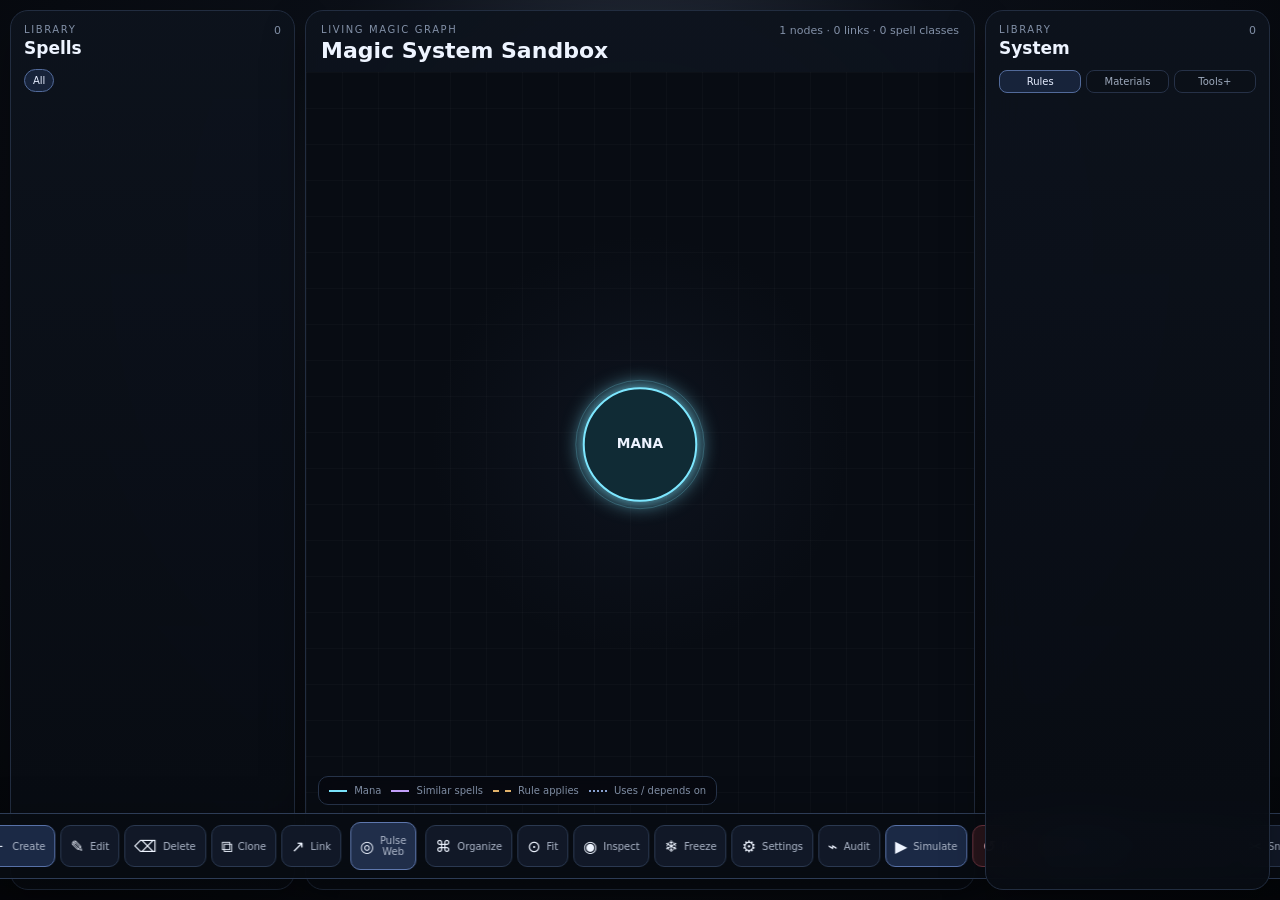
<file: magic-system-sandbox-v13/index.html>
<!doctype html>
<html lang="en">
<head>
<meta charset="utf-8">
<meta name="viewport" content="width=device-width,initial-scale=1">
<title>Magic System Sandbox v3</title>
<link rel="stylesheet" href="css/base.css">
<link rel="stylesheet" href="css/graph.css">
<link rel="stylesheet" href="css/components.css">
</head>
<body>
<main class="app">
  <aside class="sidebar left">
    <div class="side-title">
      <div>
        <div class="eyebrow">Library</div>
        <h2>Spells</h2>
      </div>
      <span id="spellCount" class="count">0</span>
    </div>
    <div id="classFilters" class="class-filters"></div>
    <div id="spellList" class="library-list"></div>
  </aside>

  <section class="center">
    <header class="topbar">
      <div>
        <div class="eyebrow">Living magic graph</div>
        <h1>Magic System Sandbox</h1>
      </div>
      <div class="status">
        <span id="systemStats">1 node</span>
      </div>
    </header>

    <div class="graph-wrap">
      <canvas id="graph"></canvas>

      <div class="legend">
        <span><i class="line mana"></i> Mana</span>
        <span><i class="line similar"></i> Similar spells</span>
        <span><i class="line applies"></i> Rule applies</span>
        <span><i class="line uses"></i> Uses / depends on</span>
      </div>

      <div id="selectionCard" class="selection-card hidden"></div>

      <div id="createMenu" class="create-menu hidden">
        <div class="eyebrow">Create</div>
        <div class="create-help">
          Build any part of your magic system here. Fields are intentionally flexible:
          spell classes can be anything you invent (Charm, Tool, Ritual, Curse, etc.),
          and names you type into compatibility, composition, source, or requirements can create automatic connections.
        </div>
        <div class="create-grid">
          <button data-create="spell"><b>✦</b><span>Spell</span><small>Name it, give it any class, structure, source, target, and more.</small></button>
          <button data-create="rule"><b>◇</b><span>Rule</span><small>Target all magic, a spell class, specific spells, or a condition.</small></button>
          <button data-create="material"><b>◆</b><span>Material</span><small>Define composition, properties, resistances, rarity, and uses.</small></button>
          <button data-create="tool"><b>⌁</b><span>Tool</span><small>Wands, artifacts, focuses, devices—made from Materials if you name them.</small></button>
          <button data-create="technique"><b>⟡</b><span>Technique</span><small>Describe a casting method and what Tools or Principles it requires.</small></button>
          <button data-create="principle"><b>◈</b><span>Principle</span><small>Define the theory that other rules, tools, and techniques can reference.</small></button>
        </div>
      </div>

      <div id="editorModal" class="modal hidden">
        <div class="modal-card">
          <div class="modal-head">
            <div>
              <div class="eyebrow" id="editorKindLabel">Create</div>
              <h2 id="editorTitle">New Node</h2>
            </div>
            <button id="closeEditor" class="icon-btn">×</button>
          </div>
          <div id="editorBody"></div>
          <div class="modal-actions">
            <button id="saveEditor" class="primary">Save</button>
            <button id="cancelEditor" class="ghost">Cancel</button>
          </div>
        </div>
      </div>
    </div>





      <div id="simulationModal" class="modal hidden">
        <div class="modal-card simulation-card v13">
          <div class="modal-head">
            <div><div class="eyebrow">Living civilization engine</div><h2>Magic Civilization Simulation</h2></div>
            <button id="closeSimulation" class="icon-btn">×</button>
          </div>

          <div class="sim-controls">
            <label>Civilization name<input id="simCivName" value="Aetheria"></label>
            <label>Starting era<select id="simEra"><option>Founding</option><option>Early Kingdoms</option><option>Arcane Renaissance</option><option>Industrial Magic</option></select></label>
            <label>Initial scale<select id="simScale"><option value="small">Small Realm</option><option value="medium" selected>Kingdom</option><option value="large">Large Civilization</option></select></label>
          </div>

          <div class="sim-runbar">
            <button id="runSimulation" class="primary">▶ New Civilization</button>
            <button id="simStep1" class="ghost">+1 Year</button>
            <button id="simStep10" class="ghost">+10 Years</button>
            <button id="simStep50" class="ghost">+50 Years</button>
            <button id="simAuto" class="ghost">▶ Auto</button>
          </div>

          <div id="simSummary" class="sim-summary"></div>

          <div class="sim-dashboard">
            <div class="sim-stat"><b id="simPop">—</b><span>Population</span></div>
            <div class="sim-stat"><b id="simStability">—</b><span>Stability</span></div>
            <div class="sim-stat"><b id="simKnowledge">—</b><span>Arcane Knowledge</span></div>
            <div class="sim-stat"><b id="simEconomy">—</b><span>Magic Economy</span></div>
            <div class="sim-stat"><b id="simDanger">—</b><span>Arcane Risk</span></div>
            <div class="sim-stat"><b id="simTech">—</b><span>Technology</span></div>
          </div>

          <div class="sim-tabs">
            <button class="sim-tab active" data-simtab="timeline">Timeline</button>
            <button class="sim-tab" data-simtab="world">World State</button>
            <button class="sim-tab" data-simtab="research">Research</button>
            <button class="sim-tab" data-simtab="regions">Regions</button>
            <button class="sim-tab" data-simtab="civgraph">Civilization Graph</button>
          </div>

          <div id="simTimeline" class="sim-timeline"></div>
          <div id="simWorld" class="sim-world hidden"></div>
          <div id="simResearch" class="sim-world hidden"></div>
          <div id="simRegions" class="sim-world hidden"></div>
          <div id="simCivGraph" class="sim-civgraph hidden"><canvas id="civGraphCanvas"></canvas></div>
          <div id="eventInspector" class="event-inspector hidden"></div>
        </div>
      </div>

      <div id="auditModal" class="modal hidden">
        <div class="modal-card">
          <div class="modal-head">
            <div>
              <div class="eyebrow">System analysis</div>
              <h2>Magic System Audit</h2>
            </div>
            <button id="closeAudit" class="icon-btn">×</button>
          </div>
          <div id="auditBody" class="audit-body"></div>
        </div>
      </div>

      <div id="settingsModal" class="modal hidden">
        <div class="modal-card link-card">
          <div class="modal-head">
            <div>
              <div class="eyebrow">Graph physics</div>
              <h2>Settings</h2>
            </div>
            <button id="closeSettings" class="icon-btn">×</button>
          </div>
          <div class="editor-grid">
            <label class="full">Node pull strength <span id="pullStrengthValue">100%</span>
              <input id="pullStrengthSlider" type="range" min="0" max="200" value="100" step="5">
            </label>
            <label class="full">Large-graph weakening <span id="largeGraphValue">100%</span>
              <input id="largeGraphSlider" type="range" min="0" max="200" value="100" step="5">
            </label>
            <label>Collision strength
              <select id="collisionStrength">
                <option value="0.5">Soft</option>
                <option value="1" selected>Normal</option>
                <option value="1.5">Strong</option>
                <option value="2">Very Strong</option>
              </select>
            </label>
            <label>Global rule pull
              <select id="globalRulePull">
                <option value="0.2">Very Weak</option>
                <option value="0.375" selected>3/8 Default</option>
                <option value="0.5">Half</option>
                <option value="0.75">Strong</option>
                <option value="1">Normal</option>
              </select>
            </label>
          </div>
          <div class="modal-actions">
            <button id="resetPhysics" class="ghost">Reset physics</button>
            <button id="saveSettings" class="primary">Save settings</button>
          </div>
        </div>
      </div>

      <div id="connectionsModal" class="modal hidden">
        <div class="modal-card link-card">
          <div class="modal-head">
            <div>
              <div class="eyebrow">Selected node</div>
              <h2>Connections</h2>
            </div>
            <button id="closeConnections" class="icon-btn">×</button>
          </div>
          <div id="connectionsList" class="connections-list"></div>
        </div>
      </div>

      <div id="linkModal" class="modal hidden">
        <div class="modal-card link-card">
          <div class="modal-head">
            <div>
              <div class="eyebrow">Manual relationship</div>
              <h2>Create Link</h2>
            </div>
            <button id="closeLink" class="icon-btn">×</button>
          </div>
          <div class="editor-grid">
            <label>Relationship label
              <input id="linkLabel" placeholder="made of, requires, enables, derived from...">
            </label>
            <label>Line type
              <select id="linkType">
                <option value="direct">Direct</option>
                <option value="dependency">Dependency</option>
                <option value="influence">Influence</option>
                <option value="similarity">Similarity</option>
                <option value="composition">Composition</option>
                <option value="restriction">Restriction</option>
                <option value="opposition">Opposition</option>
                <option value="flow">Flow</option>
                <option value="reference">Reference</option>
                <option value="creation">Creation</option>
                <option value="transformation">Transformation</option>
                <option value="containment">Containment</option>
                <option value="amplification">Amplification</option>
                <option value="cancellation">Cancellation</option>
              </select>
            </label>
            <label>Strength
              <select id="linkStrength">
                <option value="solid">Solid</option>
                <option value="dashed">Dashed</option>
                <option value="dotted">Dotted</option>
              </select>
            </label>
            <label>Thickness
              <select id="linkThickness">
                <option value="1">Thin</option>
                <option value="1.6" selected>Normal</option>
                <option value="2.4">Strong</option>
                <option value="3.2">Heavy</option>
              </select>
            </label>
            <label>Direction
              <select id="linkDirection">
                <option value="forward">A → B</option>
                <option value="backward">A ← B</option>
                <option value="both">A ↔ B</option>
                <option value="none">Undirected</option>
              </select>
            </label>
            <div class="full link-preview" id="linkPreview"></div>
          </div>
          <div class="modal-actions">
            <button id="saveLink" class="primary">Create link</button>
            <button id="cancelLink" class="ghost">Cancel</button>
          </div>
        </div>
      </div>

    <div class="toolbar">
      <div class="toolgroup">
        <button id="createBtn" class="toolbtn strong">＋<span>Create</span></button>
        <button id="editBtn" class="toolbtn">✎<span>Edit</span></button>
        <button id="deleteBtn" class="toolbtn">⌫<span>Delete</span></button>
        <button id="cloneBtn" class="toolbtn" title="Clone selected node">⧉<span>Clone</span></button>
        <button id="linkBtn" class="toolbtn" title="Drag from one node onto another">↗<span>Link</span></button>
      </div>
      <button id="pulseBtn" class="toolbtn pulse">◎<span>Pulse Web</span></button>
      <div class="toolgroup">
        <button id="organizeBtn" class="toolbtn">⌘<span>Organize</span></button>
        <button id="fitBtn" class="toolbtn">⊙<span>Fit</span></button>
        <button id="inspectBtn" class="toolbtn">◉<span>Inspect</span></button>
        <button id="freezeBtn" class="toolbtn" title="Freeze dynamic movement">❄<span>Freeze</span></button>
        <button id="settingsBtn" class="toolbtn" title="Graph settings">⚙<span>Settings</span></button>
        <button id="auditBtn" class="toolbtn" title="Analyze magic system">⌁<span>Audit</span></button>
        <button id="simulateBtn" class="toolbtn strong" title="Simulate a civilization using this magic system">▶<span>Simulate</span></button>
        <button id="resetSystemBtn" class="toolbtn danger-tool" title="Reset magic system to Mana only">↺<span>Reset</span></button>
        <button id="simulateBtn" class="toolbtn strong" title="Simulate a civilization using this magic system">▶<span>Simulate</span></button>
        <button id="connectionsBtn" class="toolbtn">≋<span>Connections</span></button>
        <button id="snipBtn" class="toolbtn" title="Snip a connection">✂<span>Snip</span></button>
      </div>
    </div>
  </section>

  <aside class="sidebar right">
    <div class="side-title">
      <div>
        <div class="eyebrow">Library</div>
        <h2>System</h2>
      </div>
      <span id="systemCount" class="count">0</span>
    </div>
    <div class="tabs">
      <button class="tab active" data-tab="rules">Rules</button>
      <button class="tab" data-tab="materials">Materials</button>
      <button class="tab" data-tab="tools">Tools+</button>
    </div>
    <div id="systemList" class="library-list"></div>
  </aside>
</main>
<script src="js/data.js"></script>
<script src="js/graph.js"></script>
<script src="js/editors.js"></script>
<script src="js/app.js"></script>
</body>
</html>
</file>
<file: css/base.css>
:root{
  --bg:#06080d;--panel:#0c121b;--panel-2:#111927;--panel-3:#0a0f17;
  --text:#eef4ff;--muted:#8290a7;--border:#222d40;--border-strong:#34435f;
  --accent:#9caeff;--mana:#7de7ff;--spell:#c6a4ff;--rule:#e6b66d;--material:#7ed4a7;
  --tool:#8db7ff;--technique:#f29fc3;--principle:#f0d36c;--danger:#ff8494;
}
*{box-sizing:border-box}
html,body{margin:0;height:100%;background:
radial-gradient(circle at 50% 28%,rgba(33,49,79,.48) 0,rgba(10,14,22,.92) 42%,#05070b 100%);
color:var(--text);font-family:Inter,ui-sans-serif,system-ui,Arial,sans-serif}
button,input,textarea,select{font:inherit}
button{cursor:pointer}
.hidden{display:none!important}
.eyebrow{font-size:10px;letter-spacing:.16em;text-transform:uppercase;color:var(--muted)}
h1,h2,h3{margin:3px 0 0}
h1{font-size:22px}h2{font-size:17px}
.primary,.ghost,.icon-btn{
  border:1px solid var(--border-strong);border-radius:10px;padding:9px 12px;color:var(--text);background:#121a27
}
.primary{background:#26385e;border-color:#49659b}
.icon-btn{width:34px;height:34px;padding:0}
input,textarea,select{
  width:100%;margin-top:5px;padding:9px;border:1px solid #2a364d;border-radius:9px;background:#070b11;color:var(--text);
  resize:vertical
}
label{display:block;font-size:11px;color:#cbd5e6}
</file>
<file: css/graph.css>
.app{height:100vh;display:grid;grid-template-columns:285px minmax(0,1fr) 285px;gap:10px;padding:10px;overflow:hidden}
.sidebar,.center{
  border:1px solid var(--border);border-radius:18px;background:linear-gradient(180deg,rgba(13,19,29,.96),rgba(8,12,19,.94));
  backdrop-filter:blur(18px);box-shadow:0 18px 45px rgba(0,0,0,.28)
}
.sidebar{padding:13px;overflow:auto}
.center{min-width:0;display:flex;flex-direction:column;position:relative;padding-bottom:72px}
.topbar,.side-title,.modal-head{display:flex;align-items:flex-start;justify-content:space-between;gap:10px}
.topbar{padding:13px 15px 9px}
.status,.count{font-size:11px;color:var(--muted)}
.graph-wrap{position:relative;flex:1;min-height:0;overflow:hidden;background:
radial-gradient(circle at 50% 50%,rgba(57,72,112,.12),transparent 42%),
linear-gradient(rgba(255,255,255,.018) 1px,transparent 1px),
linear-gradient(90deg,rgba(255,255,255,.018) 1px,transparent 1px),#080c13;background-size:auto,36px 36px,36px 36px}
canvas{display:block;width:100%;height:100%}
.legend{
  position:absolute;left:12px;bottom:12px;display:flex;gap:10px;flex-wrap:wrap;padding:8px 10px;border:1px solid #27344a;
  border-radius:10px;background:rgba(7,10,16,.88);font-size:10px;color:var(--muted);backdrop-filter:blur(10px)
}
.line{display:inline-block;width:18px;border-top:2px solid;margin-right:4px;transform:translateY(-2px)}
.line.mana{border-color:var(--mana)}.line.similar{border-color:var(--spell)}
.line.applies{border-color:var(--rule);border-top-style:dashed}.line.uses{border-color:#8ba4d4;border-top-style:dotted}
.selection-card{
  position:absolute;right:12px;top:12px;width:min(320px,calc(100% - 24px));padding:12px;border:1px solid #31405c;
  border-radius:13px;background:rgba(8,13,21,.97);font-size:11px;z-index:6;box-shadow:0 18px 50px rgba(0,0,0,.32)
}
.selection-card h3{font-size:15px;margin:0 0 7px}.selection-card p{margin:5px 0;color:#a7b2c5;line-height:1.45}
@media(max-width:1100px){.app{grid-template-columns:235px minmax(0,1fr) 235px}}
@media(max-width:800px){.app{grid-template-columns:1fr;height:auto;overflow:auto}.center{height:720px;order:-1}.sidebar{max-height:450px}}
</file>
<file: css/components.css>
.class-filters{display:flex;gap:5px;flex-wrap:wrap;margin:11px 0}
.class-chip,.tab{border:1px solid #263147;background:#0b1018;color:#9da9bc;border-radius:999px;padding:5px 8px;font-size:10px}
.class-chip.active,.tab.active{border-color:#526a9a;background:#17233a;color:#e6edff}
.library-list{display:flex;flex-direction:column;gap:7px}
.library-item{border:1px solid #202a3b;background:#0a0f17;border-radius:11px;padding:9px;cursor:pointer;transition:.15s ease}
.library-item:hover{border-color:#425579;background:#0e1622;transform:translateY(-1px)}
.library-item.selected{border-color:#7089bf;background:#101a2b}
.library-item strong{display:block;font-size:12px}.library-item small{display:block;margin-top:3px;color:var(--muted)}
.tags{display:flex;gap:4px;flex-wrap:wrap;margin-top:6px}.tag{font-size:9px;border:1px solid #29364c;border-radius:999px;padding:2px 6px;color:#aab6cc}
.tabs{display:flex;gap:5px;margin:12px 0}.tab{border-radius:8px;flex:1}
.toolbar{
  position:absolute;left:50%;bottom:10px;transform:translateX(-50%);display:flex;align-items:center;gap:9px;z-index:20;
  padding:8px 10px;border:1px solid #2d3c56;border-radius:16px;background:rgba(8,12,18,.95);
  box-shadow:0 18px 50px rgba(0,0,0,.42);backdrop-filter:blur(16px)
}
.toolgroup{display:flex;gap:5px}.toolbtn{
  height:42px;border:1px solid #2b3951;background:#111827;color:var(--text);border-radius:10px;padding:6px 9px;display:flex;gap:6px;align-items:center
}
.toolbtn span{font-size:10px;color:#aeb8ca}.toolbtn:hover{border-color:#526c9d;background:#172237}
.toolbtn.strong{border-color:#5771a8;background:#1b2945}.toolbtn.pulse{height:48px;border-color:#5e77ad;background:#202e4a}
.toolbtn.active{border-color:#8ea5db;background:#26385d;box-shadow:0 0 0 1px rgba(156,174,255,.15),0 0 20px rgba(110,135,210,.12)}
.create-menu{
  position:absolute;left:50%;bottom:16px;transform:translateX(-50%);z-index:40;width:min(510px,calc(100% - 28px));padding:12px;
  border:1px solid #2a3850;border-radius:16px;background:rgba(8,12,18,.98);box-shadow:0 24px 70px rgba(0,0,0,.5)
}
.create-grid{display:grid;grid-template-columns:repeat(3,1fr);gap:7px;margin-top:8px}
.create-grid button{min-height:76px;text-align:left;border:1px solid #27344b;border-radius:11px;background:#0d1420;color:var(--text);padding:9px}
.create-grid button:hover{border-color:#546c9b;background:#152136}.create-grid b{display:block;font-size:17px}.create-grid span{display:block;margin-top:4px;font-size:12px}.create-grid small{display:block;margin-top:2px;color:var(--muted);font-size:9px}
.modal{position:absolute;inset:0;z-index:60;display:flex;align-items:center;justify-content:center;background:rgba(2,4,8,.68);backdrop-filter:blur(6px)}
.modal-card{width:min(600px,calc(100% - 28px));max-height:86%;overflow:auto;border:1px solid #30415f;border-radius:17px;background:#0b111a;padding:14px;box-shadow:0 30px 90px rgba(0,0,0,.62)}
.editor-grid{display:grid;grid-template-columns:1fr 1fr;gap:9px 10px;margin-top:12px}.full{grid-column:1/-1}
.check-grid{display:grid;grid-template-columns:1fr 1fr;gap:6px;max-height:150px;overflow:auto;padding:8px;border:1px solid #273249;border-radius:9px;background:#070b11;margin-top:5px}
.check-row{display:flex;align-items:center;gap:6px;font-size:10px;color:#c6cfdf}.check-row input{width:auto;margin:0}
.modal-actions{display:flex;gap:8px;margin-top:13px}.modal-actions>*{flex:1}
.link-preview{display:flex;align-items:center;justify-content:center;min-height:50px;border:1px solid #31435f;border-radius:10px;background:#091019;color:#d4dced}
.connections-list{display:flex;flex-direction:column;gap:8px;margin-top:12px}
.connection-row{display:grid;grid-template-columns:minmax(0,1fr) auto;gap:10px;align-items:center;padding:10px;border:1px solid #27344a;border-radius:11px;background:#0a0f17}
.connection-row strong{display:block;font-size:12px}.connection-row small{display:block;color:#8995aa;margin-top:3px}
.connection-actions{display:flex;gap:6px}.connection-actions button{border:1px solid #31415c;border-radius:8px;padding:6px 8px;background:#111926;color:#dce5f5;font-size:10px}
.connection-actions .danger{border-color:#653543;background:#2a151b;color:#ffb8c2}
.connection-line-sample{display:inline-block;width:28px;border-top:2px solid currentColor;margin-right:6px;vertical-align:middle}
.connection-line-sample.dashed{border-top-style:dashed}.connection-line-sample.dotted{border-top-style:dotted}
@media(max-width:1100px){.toolbtn span{display:none}}
@media(max-width:800px){.create-grid{grid-template-columns:1fr 1fr}}

.toolbtn.snip-active{border-color:#b85b6e;background:#321820;box-shadow:0 0 0 1px rgba(255,132,148,.18)}

/* v8 */
.toolbtn.freeze-active{border-color:#78d9ff;background:#123040;box-shadow:0 0 0 1px rgba(125,231,255,.18)}
#pullStrengthSlider,#largeGraphSlider{accent-color:#9caeff}

/* v9 */
.audit-body{display:grid;grid-template-columns:1fr 1fr;gap:8px;margin-top:12px}
.audit-card{border:1px solid #28364d;border-radius:11px;background:#0a0f17;padding:10px}
.audit-card strong{display:block;font-size:15px}
.audit-card span{display:block;color:#8f9bb0;font-size:10px;margin-top:3px}
.audit-section{grid-column:1/-1;border-top:1px solid #253047;padding-top:10px;margin-top:4px}
.audit-section h3{font-size:12px;margin:0 0 7px}
.audit-pill{display:inline-block;margin:3px 4px 3px 0;padding:4px 7px;border-radius:999px;border:1px solid #30415d;color:#b8c4d8;font-size:10px;background:#0d1420}

/* v10 */
.create-help{
  margin:7px 0 10px;padding:9px 10px;border:1px solid #2b3a52;border-radius:10px;
  background:#0b121d;color:#9eabc0;font-size:10px;line-height:1.5
}
.create-grid button small{line-height:1.35}
.editor-hint{
  grid-column:1/-1;padding:8px 9px;border:1px solid #2b3b53;border-radius:9px;
  background:#0a111b;color:#93a1b6;font-size:10px;line-height:1.45
}

/* v11 — progressive detail + civilization simulation */
.simulation-card{width:min(820px,calc(100% - 28px))}
.sim-controls{display:grid;grid-template-columns:2fr 1fr 1fr;gap:9px;margin-top:12px}
.sim-actions{display:flex;gap:8px;margin:10px 0}.sim-actions>*{flex:1}
.sim-summary{padding:10px;border:1px solid #2a3951;border-radius:10px;background:#09111b;color:#9eacc0;font-size:11px;line-height:1.5}
.sim-timeline{display:flex;flex-direction:column;gap:8px;margin-top:10px;max-height:430px;overflow:auto;padding-right:3px}
.sim-event{display:grid;grid-template-columns:64px 1fr;gap:10px;padding:10px;border:1px solid #26344a;border-radius:11px;background:#090f18}
.sim-year{font-size:10px;color:#8290a7}.sim-event strong{font-size:12px}.sim-event p{font-size:10px;line-height:1.5;color:#a8b4c7;margin:4px 0 0}
.sim-tag{display:inline-block;margin:5px 4px 0 0;padding:2px 6px;border:1px solid #30415b;border-radius:999px;font-size:9px;color:#9faec4}
@media(max-width:800px){.sim-controls{grid-template-columns:1fr}}

/* v12 civilization engine */
.sim-dashboard{display:grid;grid-template-columns:repeat(5,1fr);gap:7px;margin:9px 0}
.sim-stat{padding:8px;border:1px solid #29384f;border-radius:9px;background:#0a111b;text-align:center}
.sim-stat b{display:block;font-size:14px}.sim-stat span{font-size:8px;color:#8491a5;text-transform:uppercase;letter-spacing:.06em}
.sim-tabs{display:flex;gap:6px;margin:8px 0}.sim-tab{border:1px solid #29384f;background:#0b111b;color:#9aa8bc;border-radius:8px;padding:6px 10px;font-size:10px}
.sim-tab.active{background:#18253b;border-color:#526b99;color:#eef4ff}
.sim-world{max-height:430px;overflow:auto}
.world-section{border:1px solid #26354b;border-radius:10px;background:#090f18;padding:10px;margin-bottom:8px}
.world-section h3{font-size:11px;margin:0 0 7px}.world-chip{display:inline-block;padding:3px 7px;margin:2px;border:1px solid #30415b;border-radius:999px;font-size:9px;color:#a8b5c8}
.sim-event.major{border-color:#536c9e;background:#0d1726}.sim-event.crisis{border-color:#77404a;background:#1a0e13}.sim-event.breakthrough{border-color:#4b755e;background:#0d1913}
@media(max-width:800px){.sim-dashboard{grid-template-columns:repeat(2,1fr)}}

/* v13 Living Civilization */
.toolbtn.danger-tool{border-color:#6f3541;background:#28151b;color:#ffc0c9}
.toolbtn.danger-tool:hover{border-color:#a44a5b;background:#351820}
.simulation-card.v13{width:min(1040px,calc(100% - 24px));max-height:92%}
.sim-runbar{display:grid;grid-template-columns:1.6fr repeat(4,1fr);gap:7px;margin:10px 0}
.sim-dashboard{grid-template-columns:repeat(6,1fr)}
.sim-event{cursor:pointer;transition:.14s ease}
.sim-event:hover{transform:translateY(-1px);border-color:#4a628f}
.event-inspector{margin-top:10px;border:1px solid #31435f;border-radius:11px;background:#09111b;padding:11px}
.event-inspector h3{font-size:12px;margin:0 0 7px}.event-inspector p{font-size:10px;color:#9dacbf;line-height:1.5}
.reason-grid{display:grid;grid-template-columns:1fr 1fr;gap:6px;margin-top:8px}
.reason-card{padding:8px;border:1px solid #27364d;border-radius:8px;background:#0a0f17;font-size:9px;color:#9eacc0}
.region-grid,.research-grid,.institution-grid{display:grid;grid-template-columns:repeat(2,1fr);gap:8px}
.region-card,.research-card,.institution-card{padding:10px;border:1px solid #283850;border-radius:11px;background:#091019}
.region-card h3,.research-card h3,.institution-card h3{font-size:12px;margin:0 0 4px}
.region-card p,.research-card p,.institution-card p{font-size:9px;color:#91a0b6;line-height:1.45;margin:3px 0}
.progress{height:5px;background:#131b28;border-radius:99px;overflow:hidden;margin-top:7px}.progress i{display:block;height:100%;background:#8fa6dc}
.sim-civgraph{height:440px;border:1px solid #26364d;border-radius:11px;overflow:hidden;background:#070c13}
.sim-civgraph canvas{width:100%;height:100%;display:block}
.world-section+.world-section{margin-top:8px}
@media(max-width:800px){
  .sim-runbar{grid-template-columns:1fr 1fr}
  .sim-dashboard{grid-template-columns:repeat(2,1fr)}
  .region-grid,.research-grid,.institution-grid{grid-template-columns:1fr}
}

/* v14 — examples + context-aware inspiration */
.editor-grid input::placeholder,.editor-grid textarea::placeholder{color:#66758d;opacity:1;font-style:italic}
.spark-btn{border:1px solid #66588f!important;background:linear-gradient(135deg,#211a37,#17213b)!important;color:#ddd3ff!important;flex:.72!important}
.spark-btn:hover{border-color:#9c86d8!important;box-shadow:0 0 18px rgba(168,135,255,.14)}
.spark-btn.sparked{animation:sparkPop .45s ease}
@keyframes sparkPop{50%{transform:translateY(-2px) scale(1.025);box-shadow:0 0 24px rgba(180,150,255,.32)}}

/* V15 UI cleanup */
.toolbar{gap:5px;padding:7px 8px}
.toolbar .toolgroup{gap:4px}
.toolbtn{position:relative;width:38px!important;min-width:38px!important;height:38px!important;padding:0!important;display:grid!important;place-items:center;font-size:16px!important}
.toolbtn>span{position:absolute!important;left:50%;bottom:calc(100% + 7px);transform:translateX(-50%);width:max-content;max-width:160px;padding:5px 7px;border:1px solid #34445e;border-radius:7px;background:#070b11;color:#eef4ff;font-size:9px!important;line-height:1;opacity:0;pointer-events:none;transition:opacity .05s,transform .05s;box-shadow:0 8px 20px rgba(0,0,0,.35)}
.toolbtn:hover{background:#1b2942!important;border-color:#6d85b5!important;box-shadow:0 0 16px rgba(124,155,220,.15)}
.toolbtn:hover>span{opacity:1;transform:translateX(-50%) translateY(-2px)}
.top-actions{position:absolute;z-index:32;top:9px;left:50%;transform:translateX(-50%);display:flex;gap:5px;padding:5px;border:1px solid #293950;border-radius:11px;background:rgba(7,11,17,.92);backdrop-filter:blur(8px);box-shadow:0 8px 25px rgba(0,0,0,.25)}
.top-action{position:relative;width:34px;height:30px;border:1px solid #2b3950;border-radius:7px;background:#101722;color:#dce6f7}
.top-action span{position:absolute;top:calc(100% + 6px);left:50%;transform:translateX(-50%);padding:4px 6px;border:1px solid #33435d;border-radius:6px;background:#080c12;font-size:8px;opacity:0;pointer-events:none}
.top-action:hover{border-color:#7188b5;background:#1a263c}.top-action:hover span{opacity:1}
.create-grid{grid-template-columns:repeat(4,1fr)!important}
.morality-readout{display:flex;justify-content:space-between;align-items:center;padding:7px 9px;border:1px solid #2a3850;border-radius:8px;background:#090f17;color:#8290a6;font-size:8px}
.morality-readout b{font-size:13px;color:#eef4ff}
.auto-connection-setting{display:grid;grid-template-columns:1fr auto;gap:8px;align-items:center;margin-top:12px;padding:11px;border:1px solid #2d3d56;border-radius:10px;background:#091019}
.auto-connection-setting p{margin:3px 0;color:#8d9bb0;font-size:9px;line-height:1.4}.setting-status{grid-column:1/-1;color:#91a0b5;font-size:9px}
.toggle-button{min-width:58px;padding:8px;border:1px solid #4f7097;border-radius:99px;background:#173248;color:#bfeaff;font-weight:700}.toggle-button.off{background:#21151a;border-color:#6c3c48;color:#ffb6c0}
.decision-copy{color:#9aa8bc;font-size:10px;line-height:1.5}.decision-choices{display:grid;gap:7px}.decision-choice{text-align:left;padding:10px;border:1px solid #2c3c55;border-radius:9px;background:#0b121c;color:#e8eef9}.decision-choice:hover{border-color:#6d84b1;background:#111d2d}.decision-choice b,.decision-choice span{display:block}.decision-choice span{margin-top:3px;color:#8e9db2;font-size:9px}
.world-grid{display:grid;grid-template-columns:1fr 1fr;gap:8px}.world-grid .world-section{margin:0}.world-section p{font-size:9px;color:#8e9db2;line-height:1.5}
@media(max-width:800px){.create-grid{grid-template-columns:repeat(2,1fr)!important}.world-grid{grid-template-columns:1fr}.top-actions{top:55px}}




/* V15.2c.2 — JS-painted morality slider */
.morality-field{display:block}
.morality-slider-shell{width:100%;padding:10px 2px 7px}
.editor-grid input[type="range"].morality-slider{
  --morality-color:#8c98aa;
  --morality-glow:rgba(150,165,190,.18);
  -webkit-appearance:none!important;
  appearance:none!important;
  display:block!important;
  width:100%!important;
  min-width:0!important;
  max-width:none!important;
  height:6px!important;
  padding:0!important;
  margin:8px 0!important;
  border:1px solid rgba(255,255,255,.08)!important;
  border-radius:999px!important;
  outline:none!important;
  background:linear-gradient(90deg,#8c98aa 0%,#8c98aa 50%,#2d3542 50%,#2d3542 100%);
  box-shadow:0 0 12px var(--morality-glow)!important;
  cursor:pointer;
}
.editor-grid input[type="range"].morality-slider::-webkit-slider-runnable-track{
  height:6px;background:transparent;border:0;border-radius:999px;
}
.editor-grid input[type="range"].morality-slider::-webkit-slider-thumb{
  -webkit-appearance:none;appearance:none;width:16px;height:16px;margin-top:-5px;
  border-radius:50%;border:2px solid #f2f6ff;background:var(--morality-color);
  box-shadow:0 0 0 4px var(--morality-glow),0 0 14px var(--morality-glow),0 2px 7px rgba(0,0,0,.55);
}
.editor-grid input[type="range"].morality-slider::-moz-range-track{
  height:6px;background:transparent;border:0;border-radius:999px;
}
.editor-grid input[type="range"].morality-slider::-moz-range-progress{background:transparent}
.editor-grid input[type="range"].morality-slider::-moz-range-thumb{
  width:16px;height:16px;border-radius:50%;border:2px solid #f2f6ff;background:var(--morality-color);
  box-shadow:0 0 0 4px var(--morality-glow),0 0 14px var(--morality-glow),0 2px 7px rgba(0,0,0,.55);
}
.morality-readout{
  --morality-color:#8c98aa;--morality-glow:rgba(150,165,190,.18);
  display:flex;justify-content:space-between;align-items:center;padding:6px 9px;
  border:1px solid #2a3850;border-radius:8px;background:#090f17;color:#8290a6;font-size:8px;
  box-shadow:inset 0 0 16px var(--morality-glow);
}
.morality-center{display:flex;flex-direction:column;align-items:center;gap:1px;min-width:110px}
.morality-center b{font-size:14px;color:var(--morality-color);text-shadow:0 0 10px var(--morality-glow)}
.morality-center small{font-size:7px;letter-spacing:.08em;text-transform:uppercase;color:#9aa8bb}

/* V15.3 Create Hub */
.create-hub-choice{display:flex;gap:9px;align-items:flex-start;margin-top:10px;padding:10px;border:1px solid #2c3b52;border-radius:9px;background:#0a111a;cursor:pointer}
.create-hub-choice input{width:15px;height:15px;margin-top:1px;accent-color:#8298c8}
.create-hub-choice span{display:flex;flex-direction:column;gap:3px}.create-hub-choice b{font-size:10px;color:#e7eef9}.create-hub-choice small{font-size:8px;line-height:1.45;color:#8796aa}

/* V15.4 — Auto-Connection preview */
.editor-workspace{display:grid;grid-template-columns:minmax(0,1fr);gap:12px}
.editor-workspace:has(.auto-connections-panel:not(.hidden)){grid-template-columns:minmax(0,1fr) 310px}
.auto-connections-panel{border-left:1px solid #26364d;padding:4px 0 4px 14px;min-width:0;max-height:58vh;overflow:auto}
.auto-panel-head{display:flex;align-items:flex-start;justify-content:space-between;gap:8px}
.auto-panel-head h3{margin:2px 0 0;font-size:14px}
.auto-panel-help{font-size:8px;line-height:1.5;color:#8d9cb1;margin:8px 0 10px}
.auto-plan-row{display:grid;grid-template-columns:minmax(90px,.85fr) minmax(110px,1.15fr) 28px;gap:5px;align-items:center;margin-bottom:6px}
.auto-plan-row select,.auto-plan-row input{width:100%;min-width:0;font-size:8px;padding:7px;border:1px solid #2a3950;border-radius:6px;background:#0a111a;color:#dbe5f4}
.auto-plan-remove{width:28px;height:28px}
.auto-empty{padding:12px;border:1px dashed #2a3950;border-radius:8px;color:#8190a5;font-size:8px;line-height:1.5}
.auto-refresh{width:100%;margin-top:8px}
@media(max-width:900px){.editor-workspace:has(.auto-connections-panel:not(.hidden)){grid-template-columns:1fr}.auto-connections-panel{border-left:0;border-top:1px solid #26364d;padding:12px 0 0}}

/* V15.4a — clean Auto-Connections drawer */
.editor-shell{
  display:flex;
  align-items:stretch;
  justify-content:center;
  gap:10px;
  width:min(1080px,calc(100% - 28px));
  max-height:90vh;
}
.editor-main-card{
  width:min(650px,100%)!important;
  max-height:90vh;
  flex:0 1 650px;
}
.editor-title-line{
  display:flex;
  align-items:center;
  gap:7px;
}
.editor-title-line h2{margin-right:1px}
.title-icon-btn{
  position:relative;
  width:27px;
  height:27px;
  display:grid;
  place-items:center;
  border:1px solid #33435d;
  border-radius:7px;
  background:#111927;
  color:#cbd8ef;
  font-size:14px;
  padding:0;
}
.title-icon-btn:hover{
  background:#1b2a43;
  border-color:#7890c1;
  box-shadow:0 0 15px rgba(127,155,215,.18);
}
.title-icon-btn>span{
  position:absolute;
  left:50%;
  bottom:calc(100% + 6px);
  transform:translateX(-50%);
  width:max-content;
  padding:4px 6px;
  border:1px solid #34445e;
  border-radius:6px;
  background:#070b11;
  color:#edf3ff;
  font-size:8px;
  opacity:0;
  pointer-events:none;
}
.title-icon-btn:hover>span{opacity:1}

.auto-connections-drawer{
  width:350px;
  flex:0 0 350px;
  max-height:90vh;
  overflow:auto;
  border:1px solid #33445f!important;
  border-radius:15px;
  background:#091019;
  padding:13px!important;
  box-shadow:0 18px 50px rgba(0,0,0,.35);
}
.auto-connection-card{
  padding:9px;
  border:1px solid #293950;
  border-radius:9px;
  background:#0b121c;
  margin-bottom:7px;
}
.auto-connection-sentence{
  display:flex;
  flex-wrap:wrap;
  align-items:baseline;
  gap:4px;
  min-height:25px;
  color:#a8b6c9;
  font-size:9px;
  line-height:1.45;
}
.auto-connection-sentence strong{color:#edf3ff;font-size:10px}
.auto-connection-actions{
  display:flex;
  justify-content:flex-end;
  gap:5px;
  margin-top:7px;
}
.auto-connection-actions button{
  padding:5px 8px;
  border-radius:6px;
  border:1px solid #30415a;
  background:#111927;
  color:#cbd6e7;
  font-size:8px;
}
.auto-connection-actions .danger{
  border-color:#6b3945;
  background:#251319;
  color:#ffb6c0;
}
.auto-refresh{width:100%;margin-top:5px}
@media(max-width:950px){
  .editor-shell{flex-direction:column;overflow:auto;justify-content:flex-start}
  .editor-main-card,.auto-connections-drawer{width:100%!important;flex:0 0 auto}
  .auto-connections-drawer{max-height:300px}
}

/* V15.4f — Undo / Redo */
.toolbtn.history-btn:disabled{
  opacity:.28;
  cursor:default;
  filter:saturate(.25);
  box-shadow:none!important;
  border-color:#273245!important;
  background:#0d131c!important;
}
.toolbtn.history-btn:disabled>span{display:none}

/* V16.1b — Worldbuilder's Paradise, stable DOM build */
.global-generator{position:absolute;left:50%;bottom:72px;transform:translateX(-50%);z-index:29}
.global-generator-btn{padding:7px 12px;border:1px solid #43577a;border-radius:9px;background:rgba(10,16,25,.94);color:#dbe8fa;font-size:9px;box-shadow:0 9px 25px rgba(0,0,0,.3)}
.global-generator-btn:hover{background:#18253a;border-color:#7993c4;box-shadow:0 0 18px rgba(115,145,210,.16)}
.permanent-planet-card{width:min(1450px,calc(100vw - 20px))!important;height:min(900px,calc(100vh - 20px));max-height:none!important;overflow:hidden!important;display:flex;flex-direction:column}
.v16-sim-controls{grid-template-columns:repeat(3,1fr)!important}.v16-runbar{margin:7px 0 9px}
.civilization-stage{min-height:0;flex:1;display:grid;grid-template-columns:minmax(330px,390px) minmax(540px,1fr);gap:10px}
.civilization-info-panel{min-height:0;display:flex;flex-direction:column;border:1px solid #293a51;border-radius:12px;background:#08111a;padding:9px;overflow:hidden}
.civilization-info-panel .sim-dashboard{grid-template-columns:repeat(3,1fr)}
.civilization-info-panel .sim-tabs{display:flex;flex-wrap:wrap;gap:4px}
.civilization-tab-content{min-height:0;flex:1;overflow:auto;margin-top:7px;padding-right:3px}
.civilization-tab-content .sim-timeline,.civilization-tab-content .sim-world,.civilization-tab-content .sim-civgraph{max-height:none!important}
.permanent-planet{min-height:0;display:flex;flex-direction:column;border:1px solid #334860;border-radius:12px;background:#071019;overflow:hidden}
.planet-panel-head{display:flex;align-items:center;justify-content:space-between;gap:10px;padding:10px 12px;border-bottom:1px solid #27384e;background:#09131d}
.planet-panel-head h3{margin:2px 0;font-size:14px}.planet-panel-head span{font-size:8px;color:#8495aa}.planet-panel-actions{display:flex;gap:5px}
.planet-stage{position:relative;flex:1;min-height:480px;background:radial-gradient(circle at 50% 45%,rgba(34,72,100,.2),transparent 42%),radial-gradient(circle at 50% 50%,#101b29,#05080d 75%)}
#planetCanvas{position:absolute;inset:0;width:100%;height:100%;display:block;cursor:grab}#planetCanvas:active{cursor:grabbing}
.planet-hint{position:absolute;left:50%;bottom:10px;transform:translateX(-50%);padding:5px 8px;border:1px solid #2b3b51;border-radius:99px;background:rgba(5,9,14,.78);color:#8fa0b7;font-size:8px;pointer-events:none}
.planet-tooltip{position:absolute;z-index:4;width:205px;padding:9px;border:1px solid #3b506f;border-radius:9px;background:rgba(6,11,18,.96);box-shadow:0 12px 35px rgba(0,0,0,.45);pointer-events:none}
.planet-tooltip b,.planet-tooltip span{display:block}.planet-tooltip b{font-size:10px}.planet-tooltip span{font-size:8px;text-transform:uppercase;color:#8192a9;margin-top:2px}.planet-tooltip p{font-size:8px;line-height:1.45;color:#a3b0c2;margin:6px 0}.planet-tooltip small{font-size:7px;color:#718198}
.planet-legend{display:flex;gap:10px;flex-wrap:wrap;padding:7px 10px;border-top:1px solid #26364b;background:#081019;color:#8496ad;font-size:8px}
@media(max-width:1000px){.permanent-planet-card{height:auto;max-height:95vh!important;overflow:auto!important}.civilization-stage{grid-template-columns:1fr}.civilization-info-panel{min-height:470px}.planet-stage{min-height:470px}.global-generator{bottom:76px}}

/* V16.2 planet navigation polish */
#planetCanvas{touch-action:none}
.planet-hint{white-space:nowrap}

/* V16.3 structured planet navigation */
#planetCanvas.pan-ready{cursor:move}
#planetCanvas.pan-ready:active{cursor:grabbing}

/* V16.4 performance/navigation */
#planetCanvas{will-change:contents;cursor:grab}
#planetCanvas:active{cursor:grabbing}

/* V16.5 performance */
.planet-stage{contain:strict}
#planetCanvas{touch-action:none;contain:strict;cursor:grab}
#planetCanvas:active{cursor:grabbing}

.v16-runbar{display:flex!important;justify-content:center;gap:5px}
.sim-icon-btn{position:relative;min-width:42px;height:34px;padding:0 9px;border:1px solid #30415a;border-radius:8px;background:#0f1722;color:#d7e3f4;font-size:10px;font-weight:700}
.sim-icon-btn:hover{background:#19263a;border-color:#7088b5;box-shadow:0 0 15px rgba(110,145,205,.15)}
.sim-icon-btn span{position:absolute;left:50%;bottom:calc(100% + 6px);transform:translateX(-50%);white-space:nowrap;padding:4px 6px;border:1px solid #33465f;border-radius:6px;background:#070b11;color:#eef4ff;font-size:8px;font-weight:500;opacity:0;pointer-events:none;z-index:20}
.sim-icon-btn:hover span{opacity:1}
.development-stage-card{display:flex;gap:10px;align-items:flex-start;padding:10px;margin-bottom:8px;border:1px solid #33465d;border-radius:10px;background:linear-gradient(135deg,rgba(25,41,61,.75),rgba(8,14,22,.88))}
.development-stage-icon{width:34px;height:34px;display:grid;place-items:center;border:1px solid #526d92;border-radius:9px;background:#111c2a;font-size:17px;flex:0 0 auto}
.development-stage-card b{font-size:10px;color:#e8f0fb}.development-stage-card p{font-size:8px;line-height:1.5;color:#9baabd;margin:4px 0}.development-stage-card small{font-size:7px;color:#72859d}

/* V16.7 — Life roles + Places */
.life-role-editor{
  display:grid;
  gap:7px;
  padding:9px;
  border:1px solid #2c3d54;
  border-radius:9px;
  background:#09111a;
}
.life-role-title{
  font-size:8px;
  text-transform:uppercase;
  letter-spacing:.09em;
  color:#8193aa;
}
.life-check{
  display:flex!important;
  align-items:flex-start!important;
  gap:8px;
  padding:7px;
  border:1px solid #26374d;
  border-radius:8px;
  background:#0c151f;
}
.life-check input{
  width:15px!important;
  height:15px!important;
  flex:0 0 auto;
  margin-top:1px;
  accent-color:#8fcf91;
}
.life-check span{display:flex;flex-direction:column;gap:2px}
.life-check b{font-size:9px;color:#e7eef7}
.life-check small{font-size:8px;line-height:1.45;color:#8394aa}

/* V17 relationships */
.life-relationship-wrap,.relationship-link-fields{padding:8px;border:1px solid #28483a;border-radius:8px;background:rgba(24,58,43,.20)}
.relationship-slider-head{display:flex;align-items:center;justify-content:space-between;gap:8px;margin-bottom:5px}
.relationship-slider-head b{font-size:9px}.relationship-slider-head output{font:700 10px ui-monospace,monospace;color:#76e6a7}
.relationship-slider{width:100%!important;accent-color:#55d889}
.life-relationship-wrap small,.relationship-link-fields small{display:block;margin-top:4px;font-size:8px;color:#8fa79b;line-height:1.4}

/* V17.2 globe graph references */
.planet-tooltip{width:235px}
.planet-link-ref{
  margin-top:5px;
  padding:5px 6px;
  border:1px solid #2c4057;
  border-radius:6px;
  background:rgba(12,22,34,.72);
  color:#91a4bb;
  font-size:7.5px;
  line-height:1.4;
}
.planet-link-ref b{display:inline!important;font-size:7.5px!important;color:#dbe8f7}

/* V17.4 relationship subtype */
#linkRelationshipKind{margin-bottom:4px}
#linkRelationshipKindHelp{display:block;margin:0 0 8px;color:#8fa79b;line-height:1.45}

/* V18 Technology Tree */
.technology-tree{position:absolute;right:14px;top:74px;width:245px;max-height:calc(100% - 150px);overflow:auto;z-index:7;padding:10px;border:1px solid #30485f;border-radius:10px;background:rgba(8,15,24,.94);box-shadow:0 14px 40px rgba(0,0,0,.32);transition:border-color .15s,transform .15s}
.technology-tree.tech-drop-ready{border-color:#79d7ff;transform:scale(1.015);box-shadow:0 0 0 2px rgba(121,215,255,.15),0 14px 40px rgba(0,0,0,.35)}
.tech-tree-head{display:flex;justify-content:space-between;align-items:center;gap:8px}.tech-tree-head h3{margin:1px 0;font-size:12px}.tech-tree-hint{font-size:7.5px;line-height:1.45;color:#8295aa;margin:7px 0 9px}
.technology-tree-body{display:flex;flex-direction:column;gap:8px}.tech-empty{padding:18px 8px;text-align:center;border:1px dashed #293b4d;border-radius:8px;color:#8295aa;font-size:8px;line-height:1.5}
.tech-branch{border-left:1px solid #35546b;padding-left:8px}.tech-branch>b{font-size:8px;color:#91dfff}.tech-branch>div{display:flex;flex-direction:column;align-items:stretch;gap:2px;margin-top:5px}.tech-branch i{text-align:center;font-size:8px;color:#49677d;font-style:normal}
.tech-node{border:1px solid #34556c;background:#101e2b;color:#d8e8f4;border-radius:6px;padding:6px;text-align:left;font-size:8px;cursor:pointer}.tech-node:hover{border-color:#72cbea;background:#142838}.tech-node span{margin-right:5px;color:#74d7ff}
.tech-tree-foot{margin-top:9px;padding-top:7px;border-top:1px solid #233545;color:#71879b;font-size:7px}.tech-tree-foot b{color:#78e7ff}
.tech-object-check{margin-top:5px}.technology-setting{margin-top:9px}
@media(max-width:900px){.technology-tree{width:190px;right:8px}}

/* V18.1 — Technology is part of the main graph */
.legend .line.technology{background:#69d8ff;box-shadow:0 0 8px rgba(105,216,255,.45)}

/* V18.2 Technology advancement */
.advancement-card{width:min(440px,calc(100vw - 28px))!important}
.advancement-editor{padding:12px;border:1px solid #29475c;border-radius:10px;background:rgba(12,27,38,.72)}
#advancementSlider{width:100%;accent-color:#69d8ff}
#advancementOut{font:700 11px ui-monospace,monospace;color:#7be1ff}
.advancement-editor small{display:block;margin-top:6px;color:#8297aa;font-size:8px;line-height:1.45}

/* V18.3 unbounded advancement field */
.advancement-number-label{display:flex;flex-direction:column;gap:5px;font-size:9px;color:#9badc0}
#advancementValue{width:100%;font:600 11px ui-monospace,monospace}


/* V18.4a — minor Individual timeline event colors.
   Full civilization-scale good/bad events keep their stronger green/red colors. */
.timeline-event.pale-good,
.event-card.pale-good,
.timeline-card.pale-good,
.sim-event.pale-good,
[data-tone="pale-good"] {
  background: rgba(118, 190, 145, .14);
  border-color: rgba(148, 218, 171, .48);
  box-shadow: inset 3px 0 0 rgba(148, 218, 171, .62);
}

.timeline-event.pale-bad,
.event-card.pale-bad,
.timeline-card.pale-bad,
.sim-event.pale-bad,
[data-tone="pale-bad"] {
  background: rgba(205, 112, 112, .14);
  border-color: rgba(232, 150, 150, .48);
  box-shadow: inset 3px 0 0 rgba(232, 150, 150, .62);
}

/* V19 */
#planetCanvas{background:#050912}

/* V19.1 nested navigation + planet palette */
.planet-color-editor{display:grid;grid-template-columns:1fr 1fr;gap:7px;padding:8px;border:1px solid #2a4055;border-radius:9px;background:#09111a}
.planet-color-editor .life-role-title{grid-column:1/-1}
.planet-color-editor input[type="color"]{width:100%;height:30px}

/* V19.2 nested map polish */
#planetCanvas{image-rendering:auto}

/* V19.3 richer planet palette */
.planet-palette-group{display:grid;grid-template-columns:repeat(3,minmax(0,1fr));gap:5px;grid-column:1/-1}
.planet-palette-group>b{grid-column:1/-1;font-size:8px;color:#b4c9db}
.planet-coverage{grid-column:1/-1;display:grid;grid-template-columns:1fr 1fr;gap:8px}
.planet-coverage label{display:flex;flex-direction:column;gap:4px}
.planet-coverage output{font:700 8px ui-monospace,monospace;color:#85dfff}

/* V19.4 palette drawer */
.planet-palette-panel{width:270px;max-height:min(78vh,720px);overflow:auto;border:1px solid #2b465b;border-radius:12px;padding:11px;background:rgba(8,16,25,.97);box-shadow:0 18px 50px rgba(0,0,0,.34)}
.editor-shell:has(.planet-palette-panel:not(.hidden)){align-items:flex-start}
.planet-palette-panel .planet-palette-group{margin:9px 0}
.planet-palette-panel .planet-coverage{margin:10px 0}

/* V19.5 Star / Solar System authoring drawers */
.solar-system-editor-panel,.star-editor-panel{
  width:285px;max-height:min(80vh,740px);overflow:auto;
  border:1px solid #2b465b;border-radius:12px;padding:11px;
  background:rgba(8,16,25,.97);box-shadow:0 18px 50px rgba(0,0,0,.34)
}
.system-editor-section{padding:9px 0;border-top:1px solid #203446;display:flex;flex-direction:column;gap:7px}
.system-editor-section:first-of-type{border-top:0}
.system-editor-section label,.star-editor-panel>label{display:flex;flex-direction:column;gap:4px;font-size:8px;color:#9eb2c4}
.star-color-row,.star-palette-grid{display:grid;grid-template-columns:repeat(2,minmax(0,1fr));gap:7px}
.star-palette-grid{grid-template-columns:repeat(3,minmax(0,1fr));margin:10px 0}
.star-color-row input[type=color],.star-palette-grid input[type=color]{width:100%;height:32px}
.system-member-list{display:flex;flex-direction:column;gap:5px;max-height:190px;overflow:auto}
.system-member-row{display:flex!important;flex-direction:row!important;align-items:flex-start;gap:7px;padding:6px;border:1px solid #253c50;border-radius:7px}
.system-member-row span{display:flex;flex-direction:column}.system-member-row small,.side-note{font-size:7px;color:#72889b}
.section-title-row{display:flex;justify-content:space-between;align-items:end;gap:8px}
.section-title-row small{font-size:7px;color:#72889b}
#eStarSizeOut{font:700 9px ui-monospace,monospace;color:#88ddff}

/* V19.6 Megastructure editor */
.megastructure-editor-panel{
  width:285px;max-height:min(82vh,760px);overflow:auto;
  border:1px solid #2b465b;border-radius:12px;padding:11px;
  background:rgba(8,16,25,.97);box-shadow:0 18px 50px rgba(0,0,0,.34)
}
.megastructure-editor-panel>label{display:flex;flex-direction:column;gap:4px;margin:8px 0;font-size:8px;color:#9fb3c5}
.mega-palette-grid{display:grid;grid-template-columns:repeat(3,minmax(0,1fr));gap:7px;margin:9px 0}
.mega-palette-grid label{font-size:8px;color:#9fb3c5}
.mega-palette-grid input[type=color]{width:100%;height:32px}
.mega-surface-anchor{margin-top:10px;padding-top:9px;border-top:1px solid #203446;display:flex;flex-direction:column;gap:6px}
.mega-surface-anchor label{display:flex;flex-direction:column;gap:4px;font-size:8px;color:#9fb3c5}
.mega-surface-anchor small{font-size:7px;color:#758a9c}
.mega-structure-check{border-color:#315468!important}

/* V19.6a Megastructure Painter */
.mega-painter{margin-top:10px;padding-top:9px;border-top:1px solid #203446;display:flex;flex-direction:column;gap:7px}
.mega-paint-toolbar{display:flex;gap:5px;align-items:center;flex-wrap:wrap}
.mega-paint-toolbar button,.mega-import-btn{
  width:30px;height:30px;border:1px solid #29475d;border-radius:6px;background:#0b1824;color:#a9c6dc;
  display:grid;place-items:center;cursor:pointer;font-size:14px
}
.mega-paint-toolbar button:hover,.mega-import-btn:hover,.mega-paint-tool.active{
  border-color:#62c9ee;color:#d7f5ff;background:#112b3d
}
.mega-paint-settings{display:grid;grid-template-columns:1fr 1fr 1fr;gap:6px}
.mega-paint-settings label{display:flex;flex-direction:column;gap:3px;font-size:7px;color:#8fa8bb}
#megaPaintCanvas{width:100%;aspect-ratio:2/1;border:1px solid #29465b;border-radius:7px;background:#07101a;touch-action:none;cursor:crosshair}

/* V19.6b painter expansion / height map / preview */
.mega-paint-workspace{display:grid;grid-template-columns:minmax(0,1fr) 132px;gap:8px;align-items:start}
.mega-icon-preview-wrap{display:flex;flex-direction:column;gap:5px;align-items:center;padding:7px;border:1px solid #29465b;border-radius:7px;background:#07101a;text-align:center}
.mega-icon-preview-wrap>b{font-size:7px;color:#b5cbda}.mega-icon-preview-wrap small{font-size:6px;color:#71889a;line-height:1.35}
#megaIconPreview{width:120px;height:120px}
.mega-height-settings{padding:7px;border:1px solid #405067;border-radius:7px;background:rgba(80,90,110,.12)}
.mega-height-settings label{display:flex;flex-direction:column;gap:4px;font-size:7px;color:#b4c1cc}
#eMegaHeightMode.active{border-color:#d5b5ff!important;color:#ead9ff!important;background:#2a1d3b!important}
.mega-painter-backdrop{position:fixed;inset:0;background:rgba(0,0,0,.72);z-index:9997}
.mega-painter.expanded{position:fixed;z-index:9998;left:3vw;right:3vw;top:3vh;bottom:3vh;background:#08121c;border:1px solid #41627a;border-radius:14px;padding:14px;box-shadow:0 25px 90px rgba(0,0,0,.65);overflow:auto}
.mega-painter.expanded .mega-paint-workspace{grid-template-columns:minmax(0,1fr) 160px}
.mega-painter.expanded #megaPaintCanvas{width:100%;max-height:calc(100vh - 230px)}
body.mega-painter-open{overflow:hidden}

/* V19.6c painter interaction + globe guide */
.mega-paint-stage{position:relative;min-width:0}
.mega-paint-stage #megaPaintCanvas{position:relative;z-index:1;display:block}
#megaPlanetGuide{
  position:absolute;inset:0;width:100%;height:100%;z-index:2;
  pointer-events:none!important;user-select:none!important
}
.mega-painter-backdrop{z-index:2147483000!important}
.mega-painter.expanded{
  z-index:2147483001!important;
  isolation:isolate;
  opacity:1!important;
  filter:none!important;
}
.mega-painter.expanded #megaPaintCanvas,
.mega-painter.expanded .mega-paint-workspace,
.mega-painter.expanded .mega-paint-stage{opacity:1!important;filter:none!important}

/* V19.6d Painter QOL */
#megaPlanetGuide{opacity:.42!important}
.mega-paint-tool[data-tool="fill"]{font-size:13px}
#eMegaPaintUndo,#eMegaPaintRedo{font-size:14px}

/* V19.6e cloud controls */
.planet-cloud-controls{grid-column:1/-1;margin-top:9px;padding-top:9px;border-top:1px solid #29465b;display:grid;grid-template-columns:1fr 1fr;gap:7px}
.planet-cloud-controls .life-role-title,.planet-cloud-controls .life-check{grid-column:1/-1}
.planet-cloud-controls label{display:flex;flex-direction:column;gap:4px;font-size:8px;color:#9eb2c4}

/* V19.7 Created Megastructures */
.mega-attachment-status{margin:9px 0;padding:8px;border:1px solid #2b465b;border-radius:8px;background:#09141e;display:flex;flex-direction:column;gap:3px}
.mega-attachment-status b{font-size:8px;color:#c8e7f5}.mega-attachment-status small{font-size:7px;color:#7892a6}
.created-mega-controls{margin:10px 0;padding:9px;border:1px solid #35576d;border-radius:9px;background:rgba(18,45,61,.25);display:flex;flex-direction:column;gap:8px}
.created-mega-controls label{display:flex;flex-direction:column;gap:4px;font-size:8px;color:#a8becd}
.created-mega-face-tabs{display:flex;gap:5px;flex-wrap:wrap}
.created-mega-face-tabs button{padding:5px 7px;border:1px solid #2b4d63;border-radius:6px;background:#0b1822;color:#91adbf;font-size:7px}
.created-mega-face-tabs button.active{border-color:#6fdcff;color:#e5faff;background:#123246}
.created-mega-face-title{font-size:8px;font-weight:800;color:#c4dae7}

/* V19.7a explicit megastructure mode chooser + standalone 3D */
.mega-type-chooser{display:flex;flex-direction:column;gap:8px;padding:8px 0}
.mega-type-chooser button{display:flex;flex-direction:column;align-items:flex-start;gap:4px;padding:10px;border:1px solid #2e5268;border-radius:9px;background:#0a1721;color:#c8e8f6;cursor:pointer}
.mega-type-chooser button:hover{border-color:#76dcf6;background:#102838}
.mega-type-chooser button b{font-size:9px}.mega-type-chooser button small{font-size:7px;color:#7f9bad;text-align:left}
#createdMega3DCanvas{width:100%;aspect-ratio:1/1;border:1px solid #315469;border-radius:9px;background:#050a10;touch-action:none;cursor:crosshair}
.created-mega-3d-help{display:flex;justify-content:space-between;align-items:end;gap:8px}
.created-mega-3d-help b{font-size:8px;color:#c8e7f5}.created-mega-3d-help small{font-size:7px;color:#7d98aa}

/* V19.7b unified 3D Separate Megastructure painter */
#createdMega3DCanvas{
  width:100%;
  aspect-ratio:2/1;
  border:1px solid #315469;
  border-radius:9px;
  background:#050a10;
  touch-action:none;
  cursor:crosshair;
  position:relative;
  z-index:3;
}
.mega-painter.three-d-mode #megaPaintCanvas,
.mega-painter.three-d-mode .mega-painter.three-d-mode #megaPlanetGuide{display:none!important}
.mega-painter.three-d-mode #createdMega3DCanvas{display:block!important}
.mega-painter.expanded.three-d-mode #createdMega3DCanvas{
  width:100%;height:min(72vh,760px);aspect-ratio:auto
}

/* V19.7c layout correction */
.megastructure-editor-panel{
  width:min(360px,34vw)!important;
  min-width:320px!important;
  max-width:420px!important;
}
#megaEditorBody{
  width:100%;
  min-width:0;
}
.mega-painter{
  width:100%;
  min-width:0;
}
.mega-paint-workspace{
  width:100%;
  grid-template-columns:minmax(320px,1fr) 132px!important;
}
.mega-paint-stage{
  width:100%;
  min-width:320px;
}
#createdMega3DCanvas{
  width:100%!important;
  min-width:320px;
  height:auto;
}
.mega-painter.expanded.three-d-mode{
  width:auto!important;
}
.mega-painter.expanded.three-d-mode .mega-paint-workspace{
  grid-template-columns:minmax(0,1fr) 160px!important;
}
.mega-painter.expanded.three-d-mode #createdMega3DCanvas{
  min-width:0;
}
.mega-paint-tool[data-tool="circumference"]{
  font-size:15px;
}

/* V19.7d — preserve 3D geometry in whatever size the editor actually is.
   The JS backing buffer now matches this rendered box exactly. */
.mega-painter.three-d-mode .mega-paint-stage{
  min-height:420px;
  height:min(62vh,720px);
}
.mega-painter.three-d-mode #createdMega3DCanvas{
  display:block!important;
  width:100%!important;
  height:100%!important;
  min-width:0!important;
  min-height:0!important;
  aspect-ratio:auto!important;
  object-fit:contain;
}
.mega-painter.expanded.three-d-mode .mega-paint-stage{
  height:min(76vh,900px);
}
.mega-painter.expanded.three-d-mode #createdMega3DCanvas{
  width:100%!important;
  height:100%!important;
  aspect-ratio:auto!important;
}

/* V19.8 — Separate Megastructure flat blueprint painter */
.mega-painter .mega-paint-stage{
  position:relative;
  width:100%;
  min-height:0!important;
  height:auto!important;
  aspect-ratio:2/1;
}
.mega-painter #megaPaintCanvas,
.mega-painter #megaPlanetGuide{
  width:100%!important;
  height:100%!important;
  position:absolute;
  inset:0;
}
.mega-painter #megaPaintCanvas{z-index:2}
.mega-painter #megaPlanetGuide{
  z-index:3;
  pointer-events:none;
}
.mega-painter.expanded .mega-paint-stage{
  width:min(100%,1400px);
  height:auto!important;
  aspect-ratio:2/1;
  margin:auto;
}

#eMegaEraserMode{width:auto!important;min-width:44px;padding:0 7px;font-size:7px;font-weight:700}

/* V19.9 painter QOL layout */
.megastructure-editor-panel{
  width:min(360px,32vw)!important;
  max-height:94vh!important;
  overflow:auto!important;
}
.mega-painter{
  max-height:88vh;
  overflow:auto;
}
.mega-paint-toolbar{
  gap:4px!important;
  flex-wrap:wrap!important;
}
.mega-paint-toolbar button,
.mega-import-btn{
  width:28px!important;
  height:28px!important;
}
#eMegaEraserMode{
  min-width:40px!important;
  height:28px!important;
}
.mega-paint-settings{
  grid-template-columns:repeat(3,minmax(110px,1fr))!important;
  gap:8px!important;
}
.mega-paint-workspace{
  grid-template-columns:minmax(0,1fr) 118px!important;
  gap:8px!important;
}
.mega-icon-preview-wrap{
  width:118px;
  padding:6px!important;
}
#megaIconPreview{
  width:96px!important;
  height:96px!important;
}
.mega-paint-stage{
  min-height:0!important;
}
.mega-painter:not(.expanded) .mega-paint-stage{
  max-height:54vh;
}
.mega-painter.expanded{
  top:2vh!important;
  bottom:2vh!important;
}
.mega-painter.expanded .mega-paint-stage{
  max-height:72vh;
}

/* V19.9a — compact viewport-safe Megastructure editor */
.megastructure-editor-panel{
  box-sizing:border-box!important;
  width:min(320px,calc(100vw - 24px))!important;
  min-width:0!important;
  max-width:320px!important;
  max-height:calc(100vh - 24px)!important;
  overflow-y:auto!important;
  overflow-x:hidden!important;
  padding:10px!important;
  margin:0!important;
  scrollbar-width:thin;
}

/* Keep every section inside panel width. */
#megaEditorBody,
.mega-painter,
.mega-paint-workspace,
.mega-paint-stage,
.mega-paint-settings,
.mega-height-settings,
.created-mega-controls,
.mega-surface-anchor{
  box-sizing:border-box;
  width:100%!important;
  min-width:0!important;
  max-width:100%!important;
}

/* Stack painter settings vertically instead of three columns. */
.mega-paint-settings{
  display:flex!important;
  flex-direction:column!important;
  gap:7px!important;
}
.mega-paint-settings label,
.mega-height-settings label,
.megastructure-editor-panel>label,
.mega-surface-anchor label,
.created-mega-controls label{
  display:flex!important;
  flex-direction:column!important;
  width:100%!important;
  gap:4px!important;
}
.mega-paint-settings input[type="range"],
.mega-height-settings input[type="range"],
.megastructure-editor-panel input[type="range"],
.created-mega-controls input[type="range"]{
  width:100%!important;
  max-width:100%!important;
  box-sizing:border-box!important;
}

/* Canvas first, icon preview below it instead of stealing horizontal room. */
.mega-paint-workspace{
  display:flex!important;
  flex-direction:column!important;
  gap:7px!important;
}
.mega-paint-stage{
  position:relative!important;
  aspect-ratio:2/1!important;
  height:auto!important;
  max-height:none!important;
}
.mega-icon-preview-wrap{
  width:100%!important;
  min-width:0!important;
  display:grid!important;
  grid-template-columns:auto 72px 1fr!important;
  align-items:center!important;
  gap:8px!important;
  text-align:left!important;
}
#megaIconPreview{
  width:64px!important;
  height:64px!important;
}
.mega-icon-preview-wrap small{
  font-size:7px!important;
  line-height:1.3!important;
}

/* Toolbar stays compact and wraps inside width. */
.mega-paint-toolbar{
  display:flex!important;
  flex-wrap:wrap!important;
  gap:4px!important;
  width:100%!important;
}
.mega-paint-toolbar button,
.mega-import-btn{
  width:27px!important;
  height:27px!important;
  flex:0 0 27px!important;
}
#eMegaEraserMode{
  width:auto!important;
  min-width:42px!important;
  flex:0 0 auto!important;
}

/* Smaller vertical rhythm. */
.megastructure-editor-panel .side-note{
  margin:3px 0!important;
  line-height:1.3!important;
}
.megastructure-editor-panel select,
.megastructure-editor-panel input[type="text"],
.megastructure-editor-panel input[type="number"]{
  width:100%!important;
  box-sizing:border-box!important;
}

/* Expanded painter also remains fully inside screen. */
.mega-painter.expanded{
  left:2vw!important;
  right:2vw!important;
  top:2vh!important;
  bottom:2vh!important;
  width:auto!important;
  max-width:none!important;
  max-height:none!important;
  box-sizing:border-box!important;
}
.mega-painter.expanded .mega-paint-workspace{
  display:flex!important;
  flex-direction:column!important;
}
.mega-painter.expanded .mega-paint-stage{
  width:min(100%,1200px)!important;
  margin:0 auto!important;
}

/* V19.9S — exact old Planet Surface Guide restored.
   The obsolete 3D painter had globally hidden #megaPlanetGuide. */
.mega-painter:not(.three-d-mode) #megaPlanetGuide{
  display:block!important;
  visibility:visible!important;
  opacity:.72!important;
  position:absolute!important;
  inset:0!important;
  width:100%!important;
  height:100%!important;
  z-index:5!important;
  pointer-events:none!important;
}
.mega-painter:not(.three-d-mode) #megaPaintCanvas{
  z-index:2!important;
}

/* V19.9AB — Megastructure Editor compact layout */
#megastructureEditorPanel{
  padding:12px!important;
}
#megastructureEditorPanel .auto-panel-head{
  margin-bottom:5px!important;
}
#megastructureEditorPanel .auto-panel-help{
  margin:0 0 8px!important;
}
#megaEditorBody{
  display:flex;
  flex-direction:column;
  gap:8px;
}
.mega-compact-grid{
  display:grid;
  grid-template-columns:minmax(0,1fr) minmax(0,1fr);
  gap:7px;
}
#megaEditorBody label{
  margin:0!important;
  gap:3px!important;
}
#megaEditorBody select{
  min-height:32px!important;
  padding:5px 8px!important;
}
.mega-palette-grid-compact{
  display:grid!important;
  grid-template-columns:repeat(3,minmax(0,1fr))!important;
  gap:7px!important;
  margin:0!important;
}
.mega-palette-grid-compact label{
  min-width:0!important;
}
.mega-palette-grid-compact input[type="color"]{
  height:34px!important;
  min-height:34px!important;
}
.mega-paint-toolbar-compact{
  display:flex!important;
  flex-wrap:wrap!important;
  gap:4px!important;
  margin:4px 0 5px!important;
}
.mega-paint-toolbar-compact button{
  min-width:29px!important;
  min-height:29px!important;
  padding:4px 6px!important;
}
.mega-paint-settings-compact{
  display:grid!important;
  grid-template-columns:minmax(0,.8fr) minmax(0,1.1fr) minmax(0,1.1fr)!important;
  gap:7px!important;
  align-items:end!important;
}
.mega-paint-settings-compact label{
  min-width:0!important;
}
.mega-paint-settings-compact input[type="range"]{
  margin:2px 0!important;
}
.mega-painter{
  padding:8px!important;
  margin-top:0!important;
}
.mega-painter .section-title-row{
  margin-bottom:3px!important;
}
.mega-paint-workspace{
  margin-top:5px!important;
}
.mega-paint-stage{
  max-height:300px!important;
}
.mega-paint-stage canvas{
  max-height:300px!important;
}
#megaHeightSettings{
  margin:3px 0!important;
  padding:6px!important;
}
#megaEditorBody>label,
#megaEditorBody>.mega-palette-grid,
#megaEditorBody>.mega-painter,
#megaEditorBody>.mega-dominant-debug-panel{
  margin-top:0!important;
  margin-bottom:0!important;
}

/* Dedicated dominant-color diagnostic panel */
.mega-dominant-debug-panel{
  border:1px solid rgba(125,190,225,.28);
  border-radius:9px;
  padding:8px 9px;
  background:rgba(4,12,22,.72);
}
.mega-debug-head{
  display:flex;
  justify-content:space-between;
  align-items:center;
  gap:8px;
}
.mega-debug-head>div{
  display:flex;
  flex-direction:column;
  gap:1px;
}
.mega-debug-head strong{
  font-size:12px;
}
.mega-debug-head small{
  font-size:10px;
  opacity:.66;
}
.mega-debug-badge{
  border:1px solid rgba(130,200,235,.3);
  border-radius:999px;
  padding:2px 7px;
  font-size:10px;
}
.mega-debug-body{
  display:flex;
  align-items:center;
  gap:8px;
  margin-top:6px;
}
.mega-debug-swatch{
  width:32px;
  height:32px;
  flex:none;
  border-radius:6px;
  border:1px solid rgba(255,255,255,.34);
  background:transparent;
}
.mega-debug-values{
  display:flex;
  flex-direction:column;
  min-width:0;
}
.mega-debug-values b{
  font-size:12px;
}
.mega-debug-values small{
  font-size:10px;
  opacity:.66;
}

@media (max-width:900px){
  .mega-compact-grid{grid-template-columns:1fr}
  .mega-paint-settings-compact{grid-template-columns:1fr}
}

/* V19.9AC — ultra-compact Megastructure Editor */
#megastructureEditorPanel{
  padding:7px!important;
  gap:3px!important;
}
#megastructureEditorPanel .auto-panel-head{
  min-height:31px!important;
  padding:0!important;
  margin:0 0 2px!important;
}
#megastructureEditorPanel .auto-panel-head .eyebrow{
  font-size:7px!important;
  line-height:1!important;
  margin-bottom:0!important;
}
#megastructureEditorPanel .auto-panel-head h3{
  font-size:14px!important;
  line-height:1!important;
  margin:0!important;
}
#megastructureEditorPanel .icon-btn{
  width:28px!important;
  height:28px!important;
  min-width:28px!important;
  padding:0!important;
}
#megaEditorIntro{
  font-size:8px!important;
  line-height:1.05!important;
  margin:0 0 3px!important;
}
#megaEditorBody{
  gap:4px!important;
}
.mega-compact-grid{
  gap:4px!important;
}
#megaEditorBody label{
  font-size:8px!important;
  line-height:1.05!important;
}
#megaEditorBody select{
  min-height:27px!important;
  height:27px!important;
  font-size:9px!important;
  padding:2px 6px!important;
}
.mega-palette-grid-compact{
  gap:4px!important;
}
.mega-palette-grid-compact input[type="color"]{
  height:25px!important;
  min-height:25px!important;
  padding:1px!important;
}
.mega-dominant-debug-panel{
  padding:4px 6px!important;
  border-radius:6px!important;
}
.mega-debug-head strong{font-size:9px!important}
.mega-debug-head small,.mega-debug-values small{font-size:7px!important}
.mega-debug-badge{
  font-size:8px!important;
  padding:1px 4px!important;
}
.mega-debug-body{
  margin-top:3px!important;
  gap:5px!important;
}
.mega-debug-swatch{
  width:23px!important;
  height:23px!important;
}
.mega-debug-values b{font-size:9px!important}

/* Megastructure Paint container/title bar */
.mega-painter{
  padding:4px!important;
  border-radius:7px!important;
}
.mega-painter .section-title-row{
  min-height:18px!important;
  height:18px!important;
  margin:0 0 2px!important;
  padding:0 1px!important;
}
.mega-painter .section-title-row b{
  font-size:10px!important;
  line-height:18px!important;
}
.mega-painter .section-title-row small{
  font-size:7px!important;
  line-height:18px!important;
}

/* Toolbar housing */
.mega-paint-toolbar-compact{
  min-height:25px!important;
  height:auto!important;
  gap:2px!important;
  margin:0 0 2px!important;
  padding:0!important;
}
.mega-paint-toolbar-compact button{
  width:24px!important;
  height:24px!important;
  min-width:24px!important;
  min-height:24px!important;
  padding:1px!important;
  font-size:9px!important;
  border-radius:4px!important;
}
.mega-paint-toolbar-compact #eMegaEraserMode{
  width:auto!important;
  min-width:39px!important;
  padding:1px 4px!important;
  font-size:7px!important;
}

/* Settings housing */
.mega-paint-settings-compact{
  gap:4px!important;
  margin:0 0 1px!important;
  padding:0!important;
}
.mega-paint-settings-compact label{
  font-size:7px!important;
}
.mega-paint-settings-compact input[type="color"]{
  height:22px!important;
  min-height:22px!important;
}
.mega-paint-settings-compact input[type="range"]{
  height:12px!important;
  margin:0!important;
}

.mega-paint-workspace{margin-top:1px!important}
.mega-paint-stage{max-height:215px!important}
.mega-paint-stage canvas{max-height:215px!important}
#megaHeightSettings{
  margin:2px 0!important;
  padding:4px!important;
}
.mega-paint-help,.mega-painter small{
  font-size:7px!important;
  line-height:1.05!important;
}
.mega-icon-preview{
  min-height:36px!important;
  padding:3px!important;
}
#megaEditorBody input[type="range"]{margin:0!important}
#megaEditorBody output{font-size:8px!important}
#megaEditorBody .life-check{
  min-height:25px!important;
  padding:3px 5px!important;
}

/* Keep compact multi-column layout even when panel is narrow. */
@media (max-width:900px){
  .mega-compact-grid{
    grid-template-columns:1fr 1fr!important;
  }
  .mega-paint-settings-compact{
    grid-template-columns:.8fr 1fr 1fr!important;
  }
}

/* V19.9AD — expanded painter gets its OWN layout.
   Side-panel compact caps must never flatten the expanded canvas. */
.mega-painter.expanded{
  position:fixed!important;
  left:50%!important;
  right:auto!important;
  top:50%!important;
  bottom:auto!important;
  transform:translate(-50%,-50%)!important;

  width:min(1240px,calc(100vw - 40px))!important;
  height:min(860px,calc(100vh - 40px))!important;
  max-width:1240px!important;
  max-height:860px!important;

  padding:12px!important;
  overflow:auto!important;
  box-sizing:border-box!important;
  z-index:10002!important;
}

/* Keep all expanded controls aligned to one sane content width instead of
   stretching sliders across the entire monitor. */
.mega-painter.expanded > .section-title-row,
.mega-painter.expanded > .mega-paint-toolbar,
.mega-painter.expanded > .mega-paint-settings,
.mega-painter.expanded > .mega-height-settings,
.mega-painter.expanded > .mega-paint-workspace,
.mega-painter.expanded > .mega-paint-help{
  width:min(1100px,100%)!important;
  max-width:1100px!important;
  margin-left:auto!important;
  margin-right:auto!important;
  box-sizing:border-box!important;
}

/* Expanded title bar */
.mega-painter.expanded .section-title-row{
  height:28px!important;
  min-height:28px!important;
  padding:0 4px!important;
  margin-bottom:5px!important;
}
.mega-painter.expanded .section-title-row b{
  font-size:14px!important;
  line-height:28px!important;
}
.mega-painter.expanded .section-title-row small{
  font-size:9px!important;
  line-height:28px!important;
}

/* Expanded toolbar: still compact, but readable. */
.mega-painter.expanded .mega-paint-toolbar{
  min-height:32px!important;
  gap:4px!important;
  margin-bottom:5px!important;
}
.mega-painter.expanded .mega-paint-toolbar button{
  width:30px!important;
  height:30px!important;
  min-width:30px!important;
  min-height:30px!important;
  font-size:11px!important;
}
.mega-painter.expanded .mega-paint-toolbar #eMegaEraserMode{
  width:auto!important;
  min-width:48px!important;
}

/* Expanded settings: compact three-column bar, not full-screen sliders. */
.mega-painter.expanded .mega-paint-settings{
  display:grid!important;
  grid-template-columns:180px 1fr 1fr!important;
  gap:10px!important;
  align-items:end!important;
  margin-bottom:6px!important;
}
.mega-painter.expanded .mega-paint-settings label{
  display:flex!important;
  flex-direction:column!important;
  gap:3px!important;
  width:auto!important;
  font-size:9px!important;
}
.mega-painter.expanded .mega-paint-settings input[type="color"]{
  height:30px!important;
}
.mega-painter.expanded .mega-paint-settings input[type="range"]{
  height:16px!important;
}

/* CRITICAL FIX:
   AC's 215px side-panel cap was flattening the expanded 2:1 canvas. */
.mega-painter.expanded .mega-paint-workspace{
  display:flex!important;
  flex-direction:column!important;
  gap:7px!important;
}
.mega-painter.expanded .mega-paint-stage{
  width:min(100%,1100px)!important;
  height:auto!important;
  max-height:none!important;
  aspect-ratio:2 / 1!important;
  margin:0 auto!important;
  flex:none!important;
}
.mega-painter.expanded .mega-paint-stage canvas{
  display:block!important;
  width:100%!important;
  height:100%!important;
  max-height:none!important;
  aspect-ratio:2 / 1!important;
}

/* Keep the preview/help under the real-size painter instead of stretching. */
.mega-painter.expanded .mega-icon-preview-wrap{
  width:100%!important;
  max-width:1100px!important;
  margin:0 auto!important;
  min-height:56px!important;
}

/* Expanded height controls */
.mega-painter.expanded .mega-height-settings{
  padding:6px 8px!important;
  margin-bottom:5px!important;
}

/* Backdrop reliably covers the viewport behind the centered editor. */
body.mega-painter-open{
  overflow:hidden!important;
}

/* V19.9AE — expanded painter backdrop/input fix */

/* Backdrop is dimming only. It sits BELOW the painter. */
#megaPainterBackdrop{
  position:fixed!important;
  inset:0!important;
  z-index:10000!important;
  background:rgba(0,0,0,.58)!important;
  pointer-events:auto!important;
}

/* Expanded painter must always be above the backdrop and fully interactive. */
.mega-painter.expanded{
  z-index:10010!important;
  pointer-events:auto!important;
}

/* Every interactive child stays clickable. */
.mega-painter.expanded *,
.mega-painter.expanded button,
.mega-painter.expanded input,
.mega-painter.expanded select,
.mega-painter.expanded canvas{
  pointer-events:auto!important;
}

/* Guide canvas remains visual-only so it never blocks drawing. */
.mega-painter.expanded #megaPlanetGuide{
  pointer-events:none!important;
}

/* Ensure the actual paint canvas is the interactive surface. */
.mega-painter.expanded #megaPaintCanvas{
  position:relative!important;
  z-index:3!important;
  pointer-events:auto!important;
}

/* When hidden, the backdrop must be completely inert. */
#megaPainterBackdrop.hidden{
  display:none!important;
  pointer-events:none!important;
}

body.mega-painter-open::before,
body.mega-painter-open::after{
  pointer-events:none!important;
}

/* V20 · Living History */
.galactic-coordinates{display:flex;align-items:center;gap:4px;flex-wrap:wrap;margin-top:4px;min-height:18px;color:#8ea2ba;font-size:9px}
.galactic-coordinates>span{opacity:.45}
.galactic-crumb{border:0;background:transparent;color:#9fd9f2;padding:1px 2px;font-size:9px;border-radius:4px;cursor:pointer}
.galactic-crumb:hover{background:rgba(90,170,215,.12);color:#d9f5ff}
.civilization-stage.event-inspector-open{grid-template-columns:minmax(310px,370px) minmax(270px,330px) minmax(470px,1fr)}
.event-inspector-panel{min-height:0;overflow:hidden;display:flex;flex-direction:column;border:1px solid #36506e;border-radius:12px;background:#08111a;box-shadow:0 16px 46px rgba(0,0,0,.28)}
.event-inspector-head{display:flex;align-items:center;justify-content:space-between;gap:8px;padding:9px;border-bottom:1px solid #24374d}
.event-inspector-head h3{font-size:13px;margin:1px 0 0}
.event-inspector-body{padding:10px;overflow:auto;min-height:0}
.event-inspector-body>p{font-size:10px;line-height:1.55;color:#a7b7ca}
.event-inspector-title{display:flex;justify-content:space-between;gap:8px;align-items:flex-start}
.event-inspector-title h3{margin:3px 0 0;font-size:14px}
.event-tone-badge{font-size:8px;text-transform:uppercase;letter-spacing:.07em;border:1px solid #31445e;border-radius:999px;padding:3px 6px;color:#aebed1}
.event-tone-badge.crisis{border-color:#774653;color:#ffb1bb}.event-tone-badge.breakthrough{border-color:#497760;color:#aee9c4}.event-tone-badge.major{border-color:#536d9d;color:#bfd3ff}
.event-location-card{display:grid;grid-template-columns:minmax(0,1fr) auto;gap:8px;align-items:center;margin:10px 0;padding:8px;border:1px solid #2d455f;border-radius:9px;background:#091521}
.event-location-card>div{display:flex;flex-direction:column;gap:3px;min-width:0}.event-location-card b{font-size:10px;color:#d8edf7}.event-location-card button{padding:7px 8px;font-size:9px;white-space:nowrap}
.event-section-label{margin-top:12px!important;margin-bottom:5px}.related-events-list{display:flex;flex-direction:column;gap:5px}
.related-event-card{width:100%;text-align:left;border:1px solid #293e56;border-radius:8px;background:#0a1420;color:#dbe7f7;padding:7px;display:flex;flex-direction:column;gap:2px}
.related-event-card:hover{border-color:#52749a;background:#0e1c2b}.related-event-card span{font-size:8px;color:#85cdeb;text-transform:uppercase}.related-event-card b{font-size:10px}.related-event-card small{font-size:8px;color:#8295aa}
.sim-event.selected-event{border-color:#6a8fba;box-shadow:inset 3px 0 0 #78b7df}
.event-meta-row{display:flex;gap:5px;flex-wrap:wrap;margin-top:5px}
.event-location-chip,.event-related-chip{display:inline-block;border:1px solid #2c4158;border-radius:999px;padding:2px 6px;font-size:8px;color:#8fb6cb;background:#0a1420}
.event-related-chip{color:#c0a9ee;border-color:#4b4169}
@media(max-width:1380px){.civilization-stage.event-inspector-open{grid-template-columns:minmax(300px,360px) minmax(250px,300px) minmax(430px,1fr)}}
@media(max-width:1120px){.civilization-stage.event-inspector-open{grid-template-columns:1fr}.event-inspector-panel{max-height:440px}}

/* V20.1 · Persistent World State */
.world-effect-grid{display:grid;grid-template-columns:repeat(2,minmax(0,1fr));gap:5px}
.world-effect-card{display:flex;flex-direction:column;gap:2px;padding:7px;border:1px solid #30445b;border-radius:8px;background:#0a1420}
.world-effect-card span{font-size:8px;color:#8ea4bb;text-transform:uppercase}
.world-effect-card b{font-size:10px;color:#dbe8f6}
.world-effect-card small{font-size:8px;color:#74889e}
.world-effect-card.positive{border-color:#315b4c;background:rgba(25,70,54,.16)}
.world-effect-card.positive b{color:#a8e6c6}
.world-effect-card.negative{border-color:#643e48;background:rgba(87,37,48,.14)}
.world-effect-card.negative b{color:#ffb4bd}
.persistent-state-grid{display:grid;grid-template-columns:repeat(2,minmax(0,1fr));gap:6px;margin-top:6px}
.persistent-state-card{display:flex;flex-direction:column;gap:2px;padding:7px;border:1px solid #2a4057;border-radius:8px;background:#09131e}
.persistent-state-card b{font-size:10px;color:#d7e8f7}.persistent-state-card span{font-size:8px;color:#8ca1b6}
.v201-world-state{border-color:#385773!important;background:linear-gradient(135deg,rgba(25,61,84,.14),rgba(9,19,30,.75))!important}
@media(max-width:760px){.world-effect-grid,.persistent-state-grid{grid-template-columns:1fr}}

/* V20.2 · Moons, Gas Giants, Place Inspector */
.planet-body-options{display:flex;flex-direction:column;gap:6px;margin:7px 0 10px;padding:7px;border:1px solid #294158;border-radius:9px;background:#08131d}
.moon-orbiting-wrap{display:flex;flex-direction:column;gap:4px;font-size:9px;color:#9bb0c4}
.moon-orbiting-wrap select{width:100%}
.gas-giant-palette{padding:8px;border:1px solid #5b4b38;border-radius:9px;background:rgba(74,52,31,.14);margin:7px 0}
.gas-giant-palette>label{display:flex;flex-direction:column;gap:4px;font-size:9px}
.place-inspector-panel{min-height:0;overflow:hidden;display:flex;flex-direction:column;border:1px solid #3e5870;border-radius:12px;background:#08111a;box-shadow:0 16px 46px rgba(0,0,0,.28)}
.place-state-grid{display:grid;grid-template-columns:repeat(3,minmax(0,1fr));gap:5px;margin:9px 0}
.place-state-grid>div{display:flex;flex-direction:column;gap:2px;padding:6px;border:1px solid #293f55;border-radius:7px;background:#09141f}
.place-state-grid span{font-size:7px;text-transform:uppercase;color:#7f95aa}.place-state-grid b{font-size:11px;color:#d9ebf8}
@media(max-width:760px){.place-state-grid{grid-template-columns:repeat(2,minmax(0,1fr))}}

/* V20.3 · Multiple Stars + Factions & Territory */
.system-additional-stars{display:flex;flex-direction:column;gap:5px;margin:6px 0}
.system-star-row{display:grid;grid-template-columns:minmax(90px,1fr) 55px 34px 28px;gap:4px;align-items:center}
.system-star-row input,.system-star-row select{min-width:0;font-size:9px}
.system-star-row input[type="color"]{width:34px;height:27px;padding:2px}
.system-star-row button{height:27px}
.territory-owner-dot{display:inline-block;width:7px;height:7px;border-radius:50%;margin-right:5px;box-shadow:0 0 7px currentColor}

/* V20.4 · Historical Map */
.history-map-controls{display:flex;align-items:center;gap:6px;flex-wrap:wrap;margin-top:4px}
.history-map-controls>button{font-size:8px;padding:3px 7px}
.history-map-controls>button.active{border-color:#7aa8d1;color:#d8efff;background:rgba(70,125,170,.18)}
.history-map-scrubber{display:grid;grid-template-columns:auto minmax(110px,1fr) auto;gap:6px;align-items:center;min-width:250px}
.history-map-scrubber input[type="range"]{width:100%;margin:0}
.history-map-scrubber output{font-size:8px;color:#a8bdd1;white-space:nowrap}
.history-map-scrubber button{font-size:7px;padding:2px 5px}
.history-future-event{opacity:.22;filter:saturate(.35)}
.history-future-event:hover{opacity:.6}


/* V20.6c · Vertical Hub Role rail */
.editor-main-card{
  position:relative;
  overflow:visible;
}

.hub-role-rail{
  --hub-role-y:100%;
  position:absolute;
  left:-66px;
  top:50%;
  width:58px;
  height:174px;
  transform:translateY(-50%);
  z-index:8;
  display:grid;
  grid-template-rows:18px 1fr 18px 18px;
  align-items:center;
  justify-items:center;
  padding:7px 6px;
  border:1px solid #334861;
  border-radius:12px;
  background:rgba(7,12,19,.97);
  box-shadow:0 12px 30px rgba(0,0,0,.35);
  user-select:none;
  touch-action:none;
}


.hub-role-track{
  position:relative;
  width:28px;
  height:102px;
}

.hub-role-track::before{
  content:"";
  position:absolute;
  left:50%;
  top:7px;
  bottom:7px;
  width:3px;
  transform:translateX(-50%);
  border-radius:999px;
  background:linear-gradient(to bottom,#718bc0,#43546d);
  box-shadow:inset 0 0 0 1px rgba(255,255,255,.04);
}

.hub-role-stop{
  position:absolute;
  left:50%;
  width:11px;
  height:11px;
  transform:translate(-50%,-50%);
  padding:0;
  border-radius:50%;
  border:1px solid #536a88;
  background:#111a26;
  z-index:2;
}

.hub-role-stop.stop-hub{top:7px}
.hub-role-stop.stop-semi{top:50%}
.hub-role-stop.stop-normal{top:calc(100% - 7px)}

.hub-role-stop.active{
  border-color:#d8e7ff;
  background:#8ba9d7;
  box-shadow:0 0 10px rgba(139,169,215,.45);
}

.hub-role-thumb{
  position:absolute;
  left:50%;
  top:calc(100% - 7px);
  width:20px;
  height:20px;
  transform:translate(-50%,-50%);
  border:2px solid #eef5ff;
  border-radius:50%;
  background:#607da9;
  box-shadow:
    0 0 0 3px rgba(92,123,169,.18),
    0 5px 12px rgba(0,0,0,.35);
  z-index:4;
  cursor:grab;
  transition:top .13s cubic-bezier(.2,.8,.2,1),transform .13s ease,background .13s ease;
  outline:none;
}


.hub-role-rail[data-role="hub"]:not(.dragging) .hub-role-thumb{
  top:7px;
}
.hub-role-rail[data-role="semi"]:not(.dragging) .hub-role-thumb{
  top:50%;
}
.hub-role-rail[data-role="normal"]:not(.dragging) .hub-role-thumb{
  top:calc(100% - 7px);
}

.hub-role-rail.dragging .hub-role-thumb{
  top:var(--hub-role-drag-y);
  cursor:grabbing;
  transform:translate(-50%,-50%) scale(1.08);
  transition:transform .08s ease;
}

.hub-role-thumb:focus-visible{
  box-shadow:
    0 0 0 3px rgba(255,255,255,.18),
    0 0 0 6px rgba(105,151,220,.24);
}

.hub-role-rail[data-role="hub"] .hub-role-thumb{
  background:#9e86d9;
}
.hub-role-rail[data-role="semi"] .hub-role-thumb{
  background:#7697c7;
}
.hub-role-rail[data-role="normal"] .hub-role-thumb{
  background:#526273;
}

.hub-role-rail-label{
  width:100%;
  text-align:center;
  font-size:7px;
  line-height:1;
  color:#77899f;
  white-space:nowrap;
  pointer-events:none;
}

.hub-role-rail .hub-label{
  color:#b7a7e3;
  font-weight:700;
}
.hub-role-rail .semi-label{
  color:#91add3;
}
.hub-role-rail .node-label{
  color:#78899a;
}

@media(max-width:760px){
  .hub-role-rail{
    left:6px;
    top:76px;
    transform:none;
    opacity:.94;
  }
}

/* V21.0 — Organizations */
.organization-rel-editor{margin-top:8px;border:1px solid #3e342b;border-radius:10px;padding:9px;background:#110d0a}
.organization-rel-head{display:flex;flex-direction:column;gap:3px;margin-bottom:8px}
.organization-rel-head b{font-size:10px;color:#f0c6a1}.organization-rel-head small{font-size:8px;color:#9d8877}
.organization-rel-row{--rel-color:#8490a2;display:grid;grid-template-columns:minmax(110px,.8fr) minmax(150px,1.5fr) 42px;gap:8px;align-items:center;padding:7px;margin:5px 0;border:1px solid color-mix(in srgb,var(--rel-color) 45%,#263044);border-radius:8px;background:#0b1018}
.organization-rel-row strong{display:block;font-size:9px}.organization-rel-row small{display:block;color:var(--rel-color);font-size:7px;margin-top:2px}.organization-rel-row output{font-size:9px;color:var(--rel-color);text-align:right}
.organization-rel-row input{accent-color:var(--rel-color)}

/* V21.0 — Simulation Inspector */
.simulation-inspector-panel{width:340px;flex:0 0 340px;overflow:auto;border:1px solid #34475f;border-radius:13px;background:#08111b;padding:12px}
.sim-inspector-hero h2{font-size:19px;margin:3px 0}.sim-inspector-hero p{font-size:9px;color:#91a1b7;line-height:1.5}
.sim-inspector-statgrid{display:grid;grid-template-columns:1fr 1fr;gap:6px;margin:10px 0}
.sim-inspector-statgrid>div{padding:8px;border:1px solid #293a50;border-radius:8px;background:#0b141e}
.sim-inspector-statgrid b{display:block;font-size:13px;color:#e4edf9}.sim-inspector-statgrid span{display:block;font-size:7px;color:#788da5;margin-top:3px;text-transform:uppercase;letter-spacing:.08em}
.sim-rel-list{display:flex;flex-direction:column;gap:5px}
.sim-rel-card{border-left:3px solid var(--rel);background:#0a121c;border-radius:7px;padding:7px 8px}
.sim-rel-card strong{display:block;font-size:9px}.sim-rel-card span{display:block;color:var(--rel);font-size:8px;margin-top:2px}
.sim-inspector-history{display:flex;flex-direction:column;gap:5px}
.sim-inspector-history button{text-align:left;border:1px solid #293a50;border-radius:8px;background:#0a121c;padding:7px;color:#d8e2f0}
.sim-inspector-history button span{display:block;color:#70869e;font-size:7px}.sim-inspector-history button strong{display:block;font-size:9px;margin-top:2px}
.inspector-section-label{margin:11px 0 6px}
.selection-inspect-btn{width:100%;margin-top:7px;padding:6px 8px;border:1px solid #405474;border-radius:7px;background:#142033;color:#d8e6fb;font-size:9px}

/* V21.2 organization diplomacy color emphasis */
.organization-rel-row{box-shadow:inset 3px 0 0 var(--rel-color)}
.organization-rel-row .org-rel-slider{
  appearance:none;height:6px;border-radius:999px;
  background:linear-gradient(90deg,#ff334f 0%,#f05252 24%,#606b7b 50%,#42d77c 76%,#26e86f 100%);
  outline:none
}
.organization-rel-row .org-rel-slider::-webkit-slider-thumb{
  appearance:none;width:15px;height:15px;border-radius:50%;border:2px solid #eef6ff;
  background:var(--rel-color);box-shadow:0 0 10px color-mix(in srgb,var(--rel-color) 60%,transparent)
}
.organization-rel-row .org-rel-slider::-moz-range-thumb{
  width:13px;height:13px;border-radius:50%;border:2px solid #eef6ff;
  background:var(--rel-color);box-shadow:0 0 10px color-mix(in srgb,var(--rel-color) 60%,transparent)
}
.sim-rel-card{box-shadow:inset 0 0 18px color-mix(in srgb,var(--rel) 10%,transparent)}
.timeline-jump-pulse{animation:v212TimelineJump .9s ease}
@keyframes v212TimelineJump{
  0%{box-shadow:0 0 0 0 rgba(130,175,255,.65)}
  45%{box-shadow:0 0 0 5px rgba(130,175,255,.28)}
  100%{box-shadow:0 0 0 0 rgba(130,175,255,0)}
}

/* V21.2a — Organization event polarity */
.sim-event.org-negative-event{
  border-left:4px solid #ff334f;
  background:linear-gradient(90deg,rgba(255,51,79,.17),rgba(255,51,79,.035) 45%,transparent);
  box-shadow:inset 0 0 26px rgba(255,51,79,.055);
}
.sim-event.org-positive-event{
  border-left:4px solid #26e86f;
  background:linear-gradient(90deg,rgba(38,232,111,.15),rgba(38,232,111,.03) 45%,transparent);
  box-shadow:inset 0 0 26px rgba(38,232,111,.05);
}
.sim-event.org-negative-event .sim-year{color:#ff687d}
.sim-event.org-positive-event .sim-year{color:#58ee8d}

.event-inspector-title.org-negative-event{
  border-left:4px solid #ff334f;
  padding-left:10px;
  background:linear-gradient(90deg,rgba(255,51,79,.13),transparent 70%);
}
.event-inspector-title.org-positive-event{
  border-left:4px solid #26e86f;
  padding-left:10px;
  background:linear-gradient(90deg,rgba(38,232,111,.12),transparent 70%);
}
.related-event-card.org-negative-event{
  border-color:rgba(255,51,79,.55);
  box-shadow:inset 3px 0 0 #ff334f;
  background:linear-gradient(90deg,rgba(255,51,79,.10),rgba(255,51,79,.015));
}
.related-event-card.org-positive-event{
  border-color:rgba(38,232,111,.48);
  box-shadow:inset 3px 0 0 #26e86f;
  background:linear-gradient(90deg,rgba(38,232,111,.09),rgba(38,232,111,.012));
}

/* V22 Civilization Utils */
.civ-util-picker{width:min(720px,92vw)}
.civ-util-grid{display:grid;grid-template-columns:repeat(2,minmax(0,1fr));gap:10px;padding:8px}
.civ-util-grid button{min-height:105px;text-align:left;padding:14px;border:1px solid #3d4961;border-radius:12px;background:#0c1420;color:#e7efff}
.civ-util-grid button b{display:block;font-size:24px;color:#caa8ff}.civ-util-grid button span{display:block;font-weight:800;margin:5px 0}.civ-util-grid button small{color:#8292aa}
.symbol-library-card{width:min(760px,94vw)}
.symbol-workbench{display:grid;grid-template-columns:280px 1fr;gap:18px;padding:10px}
#symbolCanvas{width:256px;height:256px;background:#070b12;border:1px solid #53617a;border-radius:12px;touch-action:none}
.symbol-actions{display:flex;gap:8px;margin-top:8px}
.symbol-meta label{display:flex;flex-direction:column;gap:5px;font-size:9px}.symbol-meta input{padding:8px;background:#09111b;border:1px solid #39475d;color:#eef5ff;border-radius:7px}
.symbol-library-list{display:flex;flex-direction:column;gap:6px;margin-top:12px;max-height:250px;overflow:auto}
.symbol-library-item{display:grid;grid-template-columns:42px 1fr 30px;gap:8px;align-items:center;padding:6px;border:1px solid #2d3b50;border-radius:8px;background:#09111b}
.symbol-library-item img{width:38px;height:38px;object-fit:contain;background:#05080d}.symbol-library-item small{display:block;color:#72849d;font-size:7px}
.material-price-row{display:grid;grid-template-columns:1fr 110px 35px;gap:7px;align-items:center;padding:5px 0}.material-price-row input{background:#080e17;border:1px solid #34445c;color:#eef5ff;border-radius:6px;padding:6px}

/* V22.1 — unified event palette */
.sim-event.event-negative,.sim-event.org-negative-event{
  border-left:4px solid #ff3b5c;
  background:linear-gradient(90deg,rgba(255,59,92,.18),rgba(255,59,92,.035) 48%,transparent);
}
.sim-event.event-positive,.sim-event.org-positive-event{
  border-left:4px solid #2ee879;
  background:linear-gradient(90deg,rgba(46,232,121,.16),rgba(46,232,121,.03) 48%,transparent);
}
.sim-event.event-breakthrough{border-left:4px solid #43d9ff;background:linear-gradient(90deg,rgba(67,217,255,.15),transparent)}
.sim-event.event-major{border-left:4px solid #c99cff;background:linear-gradient(90deg,rgba(201,156,255,.14),transparent)}
.sim-event.event-neutral{border-left:3px solid #7d9bc8;background:linear-gradient(90deg,rgba(125,155,200,.08),transparent)}
.sim-event.event-negative .sim-year{color:#ff7186}.sim-event.event-positive .sim-year{color:#64ef99}
.event-inspector-title.event-negative{border-left:4px solid #ff3b5c;padding-left:10px;background:linear-gradient(90deg,rgba(255,59,92,.12),transparent)}
.event-inspector-title.event-positive{border-left:4px solid #2ee879;padding-left:10px;background:linear-gradient(90deg,rgba(46,232,121,.11),transparent)}
.related-event-card.event-negative{box-shadow:inset 3px 0 #ff3b5c}.related-event-card.event-positive{box-shadow:inset 3px 0 #2ee879}

/* Symbol painter */
.symbol-painter{display:flex;flex-direction:column;gap:7px}
.symbol-toolbar{display:flex;flex-wrap:wrap;gap:4px}
.symbol-toolbar button{width:29px;height:27px;padding:0;border:1px solid #394960;border-radius:6px;background:#0a121c;color:#dce8fa}
.symbol-toolbar button.active{border-color:#caa8ff;background:#261d36;color:#efe6ff}
.symbol-settings{display:flex;gap:10px;align-items:center;font-size:8px;color:#8da0b9}
.symbol-settings label{display:flex;gap:5px;align-items:center}
.symbol-settings input[type="range"]{width:100px}

/* Rapid Events */
.rapid-events-panel{width:175px;flex:0 0 175px;border:1px solid #29384e;border-radius:10px;background:#070e17;overflow:hidden;transition:.18s}
.rapid-events-panel.collapsed{width:38px;flex-basis:38px}
.rapid-events-panel.collapsed .rapid-events-list,.rapid-events-panel.collapsed .rapid-events-head div{display:none}
.rapid-events-head{display:flex;align-items:center;justify-content:space-between;padding:7px;border-bottom:1px solid #26364b}
.rapid-events-head div{display:flex;gap:5px;align-items:center}.rapid-events-head span{font-size:6px;background:#e74362;color:white;border-radius:4px;padding:2px 3px}.rapid-events-head b{font-size:8px}
.rapid-events-head button{width:22px;height:22px;padding:0}
.rapid-events-list{max-height:590px;overflow:auto;padding:5px}
.rapid-event{padding:6px;margin-bottom:4px;border:1px solid #243449;border-radius:7px;background:#0a131e}
.rapid-event span{display:block;font-size:6px;color:#72879f}.rapid-event b{display:block;font-size:8px;margin:2px 0}.rapid-event strong{font-size:9px}
.rapid-event.positive{border-left:3px solid #2ee879}.rapid-event.negative{border-left:3px solid #ff3b5c}

/* Manual event creator */
.manual-event-card{width:min(820px,94vw)}
.manual-event-grid{display:grid;grid-template-columns:1fr 1fr;gap:9px;padding:8px}
.manual-event-grid label{display:flex;flex-direction:column;gap:4px;font-size:8px;color:#8fa0b6}
.manual-event-grid input,.manual-event-grid textarea,.manual-event-grid select{background:#09111b;border:1px solid #34465e;border-radius:7px;color:#ecf4ff;padding:7px}
.manual-event-grid .full{grid-column:1/-1}
.manual-subhead{font-size:9px;color:#d8e5f8}
.manual-node-picker{display:grid;grid-template-columns:repeat(3,minmax(0,1fr));gap:5px;max-height:190px;overflow:auto;margin-top:6px}
.manual-node-picker label{display:grid;grid-template-columns:18px 1fr;padding:6px;border:1px solid #29394e;border-radius:7px;background:#08111b}
.manual-node-picker small{grid-column:2;color:#6f839c}
.manual-impact-grid{display:grid!important;grid-template-columns:repeat(3,1fr);gap:7px}

.symbol-workbench{grid-template-columns:300px 1fr}

/* V22.2 — Simulation layout cleanup */
.simulation-card{
  overflow:hidden;
}
.civilization-stage{
  display:grid !important;
  grid-template-columns:minmax(0,1fr) auto;
  grid-template-areas:
    "upper inspector"
    "viewer viewer";
  gap:10px;
  align-items:start;
  min-width:0;
}
.simulation-upper-grid{
  grid-area:upper;
  display:grid;
  grid-template-columns:180px minmax(0,1fr);
  gap:10px;
  min-width:0;
}
.civilization-info-panel{
  min-width:0 !important;
  width:auto !important;
  max-width:none !important;
}
.simulation-viewer-row{
  grid-area:viewer;
  min-width:0;
  width:100%;
}
.simulation-viewer-row .planet-view-panel{
  width:100% !important;
  max-width:none !important;
  min-width:0;
}
.event-inspector-panel,
.place-inspector-panel,
.simulation-inspector-panel{
  grid-area:inspector;
  width:330px !important;
  max-width:330px !important;
  min-width:330px !important;
  align-self:stretch;
}
.event-inspector-panel.hidden,
.place-inspector-panel.hidden,
.simulation-inspector-panel.hidden{
  display:none !important;
}
.rapid-events-panel{
  width:180px !important;
  min-width:180px;
  max-width:180px;
  height:375px;
}
.rapid-events-panel.collapsed{
  width:38px !important;
  min-width:38px;
  max-width:38px;
}
.sim-timeline{
  max-height:360px;
  min-height:240px;
}
.sim-dashboard{
  grid-template-columns:repeat(3,minmax(0,1fr)) !important;
}
.planet-view-panel{
  min-height:430px;
}
@media(max-width:1150px){
  .simulation-upper-grid{
    grid-template-columns:150px minmax(0,1fr);
  }
  .rapid-events-panel{
    width:150px !important;
    min-width:150px;
    max-width:150px;
  }
  .event-inspector-panel,
  .place-inspector-panel,
  .simulation-inspector-panel{
    width:290px !important;
    max-width:290px !important;
    min-width:290px !important;
  }
}
@media(max-width:900px){
  .civilization-stage{
    grid-template-columns:1fr;
    grid-template-areas:
      "upper"
      "inspector"
      "viewer";
  }
  .simulation-upper-grid{
    grid-template-columns:1fr;
  }
  .rapid-events-panel{
    width:100% !important;
    min-width:0;
    max-width:none;
    height:150px;
  }
  .event-inspector-panel,
  .place-inspector-panel,
  .simulation-inspector-panel{
    width:100% !important;
    min-width:0 !important;
    max-width:none !important;
  }
}

/* V22.2 — Language editor */
.language-map-editor{
  display:grid;
  grid-template-columns:1fr 1fr;
  gap:9px;
}
.language-map-section{
  border:1px solid #32435a;
  border-radius:10px;
  background:#09111b;
  overflow:hidden;
}
.language-map-section-head{
  display:flex;
  align-items:center;
  justify-content:space-between;
  padding:8px;
  border-bottom:1px solid #26364b;
  background:#0d1724;
}
.language-map-section-head b{
  display:block;
  font-size:9px;
  color:#dce9fb;
}
.language-map-section-head small{
  display:block;
  margin-top:2px;
  font-size:7px;
  color:#71869f;
}
.language-add-row{
  width:25px;
  height:25px;
  padding:0;
  border:1px solid #4b6281;
  border-radius:6px;
  background:#122036;
  color:#dcecff;
}
.language-map-rows{
  display:flex;
  flex-direction:column;
  gap:5px;
  padding:7px;
  min-height:42px;
}
.language-map-row{
  display:grid;
  grid-template-columns:minmax(0,1fr) 18px minmax(0,1fr) 24px;
  gap:5px;
  align-items:center;
}
.language-map-row input{
  min-width:0;
  background:#060d16;
  border:1px solid #31435b;
  border-radius:6px;
  color:#edf5ff;
  padding:6px;
  font-size:8px;
}
.language-map-row span{
  text-align:center;
  color:#7f95ae;
}
.language-remove-row{
  width:23px;
  height:23px;
  padding:0;
  border:1px solid #563441;
  border-radius:6px;
  background:#211016;
  color:#ed8da2;
}
@media(max-width:900px){
  .language-map-editor{
    grid-template-columns:1fr;
  }
}

/* ==========================================================
   V22.3 — Fullscreen Living History workspace
   ========================================================== */
.v223-fullscreen-sim{
  position:fixed !important;
  inset:0 !important;
  width:100vw !important;
  height:100vh !important;
  padding:0 !important;
  margin:0 !important;
  background:#050a11 !important;
  z-index:3000 !important;
  overflow:hidden !important;
  align-items:stretch !important;
  justify-content:stretch !important;
}
.v223-fullscreen-sim.hidden{
  display:none !important;
}
.simulation-fullscreen-shell{
  position:absolute;
  inset:0;
  display:grid;
  grid-template-rows:auto minmax(0,1fr);
  background:#08111b;
  color:#e7eef8;
  overflow:hidden;
}
.sim-topbar{
  position:relative;
  display:grid;
  grid-template-columns:minmax(250px,.8fr) minmax(720px,2.2fr) 44px;
  gap:14px;
  align-items:center;
  min-height:82px;
  padding:12px 16px;
  border-bottom:1px solid #26364a;
  background:#0a121d;
}
.sim-brand h2{
  margin:2px 0 0;
  font-size:17px;
}
.sim-top-controls{
  display:grid;
  grid-template-columns:minmax(130px,.8fr) minmax(120px,.65fr) minmax(120px,.65fr) auto;
  gap:9px;
  align-items:end;
}
.sim-top-controls label{
  display:flex;
  flex-direction:column;
  gap:4px;
  color:#8498b1;
  font-size:8px;
}
.sim-top-controls input,
.sim-top-controls select{
  height:35px;
  min-width:0;
  border:1px solid #304259;
  border-radius:7px;
  background:#07101a;
  color:#edf4ff;
  padding:0 9px;
}
.sim-top-runbar{
  display:flex;
  gap:5px;
  align-items:center;
  flex-wrap:nowrap;
}
.sim-top-runbar button{
  height:35px;
  white-space:nowrap;
}
.sim-close-fullscreen{
  position:static !important;
  width:38px;
  height:38px;
  justify-self:end;
  align-self:start;
}

.sim-main-layout{
  min-height:0;
  display:grid;
  grid-template-columns:220px minmax(420px,1fr) 335px;
  gap:9px;
  padding:9px;
  overflow:hidden;
}
.sim-left-column,
.sim-center-column,
.sim-right-column{
  min-width:0;
  min-height:0;
}
.sim-left-column{
  display:grid;
  grid-template-rows:minmax(190px,.48fr) minmax(230px,.52fr);
  gap:8px;
}
.sim-center-column{
  display:grid;
  grid-template-rows:auto minmax(0,1fr);
  gap:8px;
}
.sim-right-column{
  display:grid;
  grid-template-rows:auto auto minmax(0,1fr);
  border:1px solid #293a50;
  border-radius:10px;
  background:#08111b;
  overflow:hidden;
  position:relative;
}

.v223-rapid{
  width:auto !important;
  min-width:0 !important;
  max-width:none !important;
  height:auto !important;
  border-radius:10px;
}
.v223-rapid.collapsed{
  width:auto !important;
  min-width:0 !important;
  max-width:none !important;
  height:37px !important;
}
.v223-rapid.collapsed .rapid-events-list{
  display:none;
}
.rapid-events-list{
  max-height:none !important;
  height:100%;
}

.sim-map-dock{
  display:grid;
  grid-template-rows:auto minmax(0,1fr);
  min-height:0;
  border:1px solid #293a50;
  border-radius:10px;
  background:#07101a;
  overflow:hidden;
}
.sim-map-dock-head{
  display:flex;
  justify-content:space-between;
  align-items:center;
  gap:8px;
  padding:8px 9px;
  border-bottom:1px solid #243449;
  background:#0b1420;
}
.sim-map-dock-head b{
  display:block;
  margin-top:2px;
  font-size:10px;
}
.sim-map-dock-head button{
  width:28px;
  height:27px;
  padding:0;
}
.sim-map-dock-body{
  display:grid;
  grid-template-rows:auto auto minmax(0,1fr);
  min-height:0;
}
.sim-map-meta{
  padding:6px 8px 0;
  color:#71879f;
  font-size:7px;
}
.sim-map-actions{
  display:flex;
  gap:4px;
  padding:6px 8px;
}
.sim-map-actions button{
  flex:1;
  padding:5px;
  font-size:7px;
}
.v223-history{
  padding:0 8px;
}
.sim-map-canvas-wrap{
  position:relative;
  min-height:0;
  border-top:1px solid #1f2d40;
  background:#030812;
}
.sim-map-canvas-wrap canvas{
  position:absolute;
  inset:0;
  width:100% !important;
  height:100% !important;
}
.sim-map-dock.expanded{
  position:absolute;
  left:9px;
  top:9px;
  bottom:9px;
  width:min(620px,48vw);
  z-index:80;
  box-shadow:0 18px 60px rgba(0,0,0,.55);
}
.sim-map-dock.expanded .sim-map-dock-body{
  min-height:0;
}

.sim-center-header{
  display:grid;
  gap:7px;
}
.sim-center-header .sim-summary{
  margin:0 !important;
}
.sim-center-header .sim-dashboard{
  grid-template-columns:repeat(6,minmax(0,1fr)) !important;
  gap:6px !important;
}
.sim-center-header .sim-stat{
  min-width:0;
  padding:8px 5px;
}
.sim-center-header .sim-stat b{
  font-size:13px;
}
.sim-center-header .sim-stat span{
  font-size:6px;
}

.sim-timeline-shell{
  display:grid;
  grid-template-rows:auto minmax(0,1fr);
  min-height:0;
  border:1px solid #293a50;
  border-radius:10px;
  background:#07101a;
  overflow:hidden;
}
.sim-timeline-head{
  display:flex;
  justify-content:space-between;
  align-items:center;
  gap:8px;
  padding:8px 10px;
  border-bottom:1px solid #26364a;
  background:#0b1420;
}
.sim-timeline-head h3{
  margin:2px 0 0;
  font-size:14px;
}
.sim-timeline-head button{
  font-size:8px;
  padding:6px 9px;
}
.sim-timeline{
  min-height:0 !important;
  max-height:none !important;
  height:100% !important;
  overflow:auto !important;
  padding:8px;
}
.sim-event{
  margin-bottom:6px;
}

.sim-inspector-fixed-head{
  padding:10px;
  border-bottom:1px solid #26364a;
  background:#0b1420;
}
.sim-inspector-fixed-head h3{
  margin:2px 0 0;
  font-size:14px;
}
.sim-inspector-tabs{
  display:grid;
  grid-template-columns:repeat(3,1fr);
  gap:4px;
  padding:7px;
  border-bottom:1px solid #243449;
}
.sim-side-tab{
  min-width:0;
  padding:6px 4px;
  border:1px solid #304259;
  border-radius:6px;
  background:#0a121d;
  color:#879bb3;
  font-size:7px;
}
.sim-side-tab.active{
  background:#182944;
  border-color:#5577a8;
  color:#e9f2ff;
}
.sim-side-content{
  min-height:0;
  overflow:auto;
  padding:8px;
}
.sim-side-content .sim-world{
  padding:0 !important;
}

.sim-right-column > .event-inspector-panel,
.sim-right-column > .simulation-inspector-panel,
.sim-right-column > .place-inspector-panel{
  position:absolute !important;
  inset:0 !important;
  z-index:20;
  width:auto !important;
  min-width:0 !important;
  max-width:none !important;
  border:0 !important;
  border-radius:0 !important;
  background:#08111b !important;
  overflow:auto;
}
.sim-right-column > .hidden{
  display:none !important;
}

#simRegions,
#simCivGraph{
  display:none !important;
}

/* remove older competing V22.2 layout constraints */
.v223-fullscreen-sim .civilization-stage,
.v223-fullscreen-sim .simulation-upper-grid,
.v223-fullscreen-sim .simulation-viewer-row{
  display:contents !important;
}

@media(max-width:1180px){
  .sim-main-layout{
    grid-template-columns:190px minmax(360px,1fr) 290px;
  }
  .sim-topbar{
    grid-template-columns:210px minmax(0,1fr) 40px;
  }
  .sim-top-controls{
    grid-template-columns:110px 105px 105px minmax(340px,1fr);
  }
}
@media(max-width:900px){
  .sim-main-layout{
    grid-template-columns:170px minmax(340px,1fr);
  }
  .sim-right-column{
    display:none;
  }
  .sim-topbar{
    grid-template-columns:1fr 40px;
  }
  .sim-top-controls{
    grid-column:1/-1;
    grid-template-columns:repeat(3,1fr);
  }
  .sim-top-runbar{
    grid-column:1/-1;
  }
}

/* ==========================================================
   V22.3a — Simulation workspace cleanup / viewport fit
   ========================================================== */

/* Hard viewport containment */
html:has(.v223-fullscreen-sim:not(.hidden)),
body:has(.v223-fullscreen-sim:not(.hidden)){
  overflow:hidden !important;
}

.v223-fullscreen-sim{
  width:100vw !important;
  height:100dvh !important;
  max-width:100vw !important;
  max-height:100dvh !important;
  overflow:hidden !important;
}

.simulation-fullscreen-shell{
  width:100%;
  height:100%;
  max-width:100%;
  max-height:100%;
  min-width:0;
  min-height:0;
  grid-template-rows:minmax(72px,auto) minmax(0,1fr) !important;
  overflow:hidden !important;
}

/* Top bar must stay within viewport */
.sim-topbar{
  width:100%;
  max-width:100%;
  min-width:0;
  box-sizing:border-box;
  padding:10px 12px !important;
  grid-template-columns:minmax(180px,.65fr) minmax(0,2.35fr) 38px !important;
  gap:10px !important;
}

.sim-brand{
  min-width:0;
}
.sim-brand h2{
  font-size:clamp(13px,1.15vw,17px) !important;
  white-space:nowrap;
  overflow:hidden;
  text-overflow:ellipsis;
}

.sim-top-controls{
  min-width:0;
  width:100%;
  grid-template-columns:
    minmax(100px,.75fr)
    minmax(100px,.65fr)
    minmax(100px,.65fr)
    minmax(0,1.9fr) !important;
  gap:6px !important;
}

.sim-top-controls label{
  min-width:0;
}
.sim-top-controls input,
.sim-top-controls select{
  width:100%;
  min-width:0 !important;
  height:32px !important;
  font-size:8px;
}

.sim-top-runbar{
  min-width:0;
  display:grid !important;
  grid-template-columns:minmax(105px,1.5fr) repeat(6,minmax(34px,.55fr));
  gap:4px !important;
}
.sim-top-runbar button{
  min-width:0 !important;
  width:100%;
  height:32px !important;
  padding:0 6px !important;
  font-size:8px !important;
  overflow:hidden;
  text-overflow:ellipsis;
}

.sim-close-fullscreen{
  width:34px !important;
  height:34px !important;
}

/* Main simulation workspace */
.sim-main-layout{
  width:100%;
  height:100%;
  max-width:100%;
  max-height:100%;
  min-width:0;
  min-height:0;
  box-sizing:border-box;
  grid-template-columns:
    clamp(175px,15vw,220px)
    minmax(0,1fr)
    clamp(260px,22vw,335px) !important;
  gap:8px !important;
  padding:8px !important;
  overflow:hidden !important;
}

.sim-left-column,
.sim-center-column,
.sim-right-column{
  width:100%;
  max-width:100%;
  height:100%;
  max-height:100%;
  min-width:0 !important;
  min-height:0 !important;
  overflow:hidden;
}

/* Left: Rapid Events + embedded map */
.sim-left-column{
  display:grid !important;
  grid-template-rows:minmax(120px,38%) minmax(180px,62%) !important;
  gap:7px;
}

/* When expanded, map grows INSIDE the left column */
.sim-left-column.map-expanded{
  grid-template-rows:minmax(42px,10%) minmax(250px,90%) !important;
}

.sim-left-column.map-expanded .rapid-events-panel{
  min-height:42px !important;
}
.sim-left-column.map-expanded .rapid-events-list{
  display:none;
}

/* Never float the map over other UI */
.sim-map-dock,
.sim-map-dock.expanded{
  position:relative !important;
  inset:auto !important;
  left:auto !important;
  top:auto !important;
  right:auto !important;
  bottom:auto !important;
  width:100% !important;
  height:100% !important;
  max-width:100% !important;
  max-height:100% !important;
  min-width:0 !important;
  min-height:0 !important;
  z-index:auto !important;
  box-shadow:none !important;
  grid-row:auto !important;
}

.sim-map-dock-body{
  min-height:0 !important;
  overflow:hidden;
}

.sim-map-canvas-wrap{
  min-height:0 !important;
  height:100%;
  overflow:hidden;
}
.sim-map-canvas-wrap canvas{
  max-width:100%;
  max-height:100%;
}

/* Rapid Events must scroll internally */
.rapid-events-panel,
.v223-rapid,
.v223-rapid.expanded{
  width:100% !important;
  min-width:0 !important;
  max-width:100% !important;
  height:100% !important;
  max-height:100% !important;
  overflow:hidden !important;
}
.rapid-events-list{
  height:auto !important;
  max-height:none !important;
  min-height:0;
  overflow:auto !important;
}

/* Center column stays bounded */
.sim-center-column{
  grid-template-rows:auto minmax(0,1fr) !important;
}

.sim-center-header{
  min-width:0;
  max-width:100%;
}

.sim-center-header .sim-summary{
  min-width:0;
  overflow:hidden;
  text-overflow:ellipsis;
  white-space:nowrap;
}

.sim-center-header .sim-dashboard{
  min-width:0;
  grid-template-columns:repeat(6,minmax(0,1fr)) !important;
}
.sim-center-header .sim-stat{
  min-width:0 !important;
  overflow:hidden;
}
.sim-center-header .sim-stat b{
  font-size:clamp(10px,1vw,13px) !important;
}
.sim-center-header .sim-stat span{
  white-space:nowrap;
  overflow:hidden;
  text-overflow:ellipsis;
}

.sim-timeline-shell{
  min-width:0 !important;
  min-height:0 !important;
  width:100%;
  height:100%;
}
.sim-timeline{
  min-width:0 !important;
  min-height:0 !important;
  max-width:100%;
  max-height:100%;
  overflow:auto !important;
}
.sim-event{
  min-width:0;
  max-width:100%;
  box-sizing:border-box;
}

/* Right inspector stays embedded and scrolls internally */
.sim-right-column{
  min-width:0 !important;
  max-width:100%;
}

.sim-side-content{
  min-width:0;
  min-height:0;
  overflow:auto !important;
}

.sim-right-column > .event-inspector-panel,
.sim-right-column > .simulation-inspector-panel,
.sim-right-column > .place-inspector-panel{
  width:100% !important;
  height:100% !important;
  min-width:0 !important;
  min-height:0 !important;
  max-width:100% !important;
  max-height:100% !important;
  overflow:auto !important;
  box-sizing:border-box;
}

/* Prevent legacy modal/card rules from imposing old dimensions */
.v223-fullscreen-sim .simulation-card,
.v223-fullscreen-sim .modal-card,
.v223-fullscreen-sim .permanent-planet-card{
  width:auto !important;
  max-width:none !important;
  height:auto !important;
  max-height:none !important;
}

/* Compact screens */
@media(max-width:1200px){
  .sim-main-layout{
    grid-template-columns:
      clamp(155px,14vw,190px)
      minmax(0,1fr)
      clamp(235px,21vw,285px) !important;
  }

  .sim-topbar{
    grid-template-columns:minmax(150px,.55fr) minmax(0,2.5fr) 36px !important;
  }

  .sim-top-runbar{
    grid-template-columns:minmax(90px,1.3fr) repeat(6,minmax(31px,.5fr));
  }
}

@media(max-width:980px){
  .sim-topbar{
    grid-template-columns:minmax(130px,.45fr) minmax(0,2.7fr) 34px !important;
  }

  .sim-top-controls{
    grid-template-columns:
      minmax(85px,.7fr)
      minmax(85px,.6fr)
      minmax(85px,.6fr)
      minmax(0,1.7fr) !important;
  }

  .sim-main-layout{
    grid-template-columns:
      155px
      minmax(0,1fr)
      225px !important;
  }

  .sim-center-header .sim-dashboard{
    grid-template-columns:repeat(3,minmax(0,1fr)) !important;
  }
}

/* On very small screens, keep everything inside viewport by stacking inspector */
@media(max-width:760px){
  .simulation-fullscreen-shell{
    overflow:auto !important;
  }

  .sim-topbar{
    position:sticky;
    top:0;
    z-index:40;
    grid-template-columns:1fr 34px !important;
  }

  .sim-top-controls{
    grid-column:1/-1;
    grid-template-columns:repeat(3,minmax(0,1fr)) !important;
  }

  .sim-top-runbar{
    grid-column:1/-1;
  }

  .sim-main-layout{
    height:auto;
    min-height:calc(100dvh - 130px);
    grid-template-columns:150px minmax(0,1fr) !important;
    grid-template-rows:minmax(420px,1fr) auto;
  }

  .sim-right-column{
    grid-column:1/-1;
    min-height:280px !important;
  }
}

/* ==========================================================
   V22.3b — TRUE viewport-root Simulation
   ========================================================== */

/*
  The Simulation modal is now portaled directly under BODY.
  These rules ensure nothing from the graph workspace can sit above or beside it.
*/
body.simulation-workspace-open{
  overflow:hidden !important;
  width:100vw !important;
  height:100vh !important;
  height:100dvh !important;
}

/* Keep the graph loaded underneath, but remove its sidebars/header visually.
   The simulation owns the entire viewport while open. */
body.simulation-workspace-open > main.app{
  visibility:hidden !important;
  pointer-events:none !important;
}

/* The portaled Simulation itself must remain visible. */
body.simulation-workspace-open > #simulationModal{
  visibility:visible !important;
  pointer-events:auto !important;
}

body > #simulationModal.v223-fullscreen-sim{
  position:fixed !important;
  inset:0 !important;
  display:flex;
  width:100vw !important;
  width:100dvw !important;
  height:100vh !important;
  height:100dvh !important;
  min-width:0 !important;
  min-height:0 !important;
  max-width:100dvw !important;
  max-height:100dvh !important;
  margin:0 !important;
  padding:0 !important;
  transform:none !important;
  overflow:hidden !important;
  z-index:2147483000 !important;
  box-sizing:border-box !important;
}

body > #simulationModal.v223-fullscreen-sim.hidden{
  display:none !important;
}

body > #simulationModal .simulation-fullscreen-shell{
  position:relative !important;
  inset:auto !important;
  flex:1 1 auto;
  width:100% !important;
  height:100% !important;
  min-width:0 !important;
  min-height:0 !important;
  max-width:100% !important;
  max-height:100% !important;
  overflow:hidden !important;
  box-sizing:border-box !important;
}

/*
  Use proportional tracks, not pixel assumptions.
  At normal desktop sizes: ~15% left, remainder center, ~23% right.
*/
body > #simulationModal .sim-main-layout{
  grid-template-columns:
    minmax(150px,15%)
    minmax(0,1fr)
    minmax(235px,23%) !important;
  width:100% !important;
  height:100% !important;
  min-width:0 !important;
  min-height:0 !important;
  max-width:100% !important;
  max-height:100% !important;
  overflow:hidden !important;
  box-sizing:border-box !important;
}

/* Every direct child is shrinkable. This is crucial for CSS Grid:
   without min-width:0, long content silently increases the track width. */
body > #simulationModal .sim-main-layout > *,
body > #simulationModal .sim-topbar > *,
body > #simulationModal .sim-top-controls > *,
body > #simulationModal .sim-center-column > *,
body > #simulationModal .sim-left-column > *,
body > #simulationModal .sim-right-column > *{
  min-width:0 !important;
  max-width:100%;
  box-sizing:border-box;
}

/* Header uses viewport-relative sizing and cannot overflow horizontally. */
body > #simulationModal .sim-topbar{
  grid-template-columns:minmax(145px,18%) minmax(0,1fr) 36px !important;
  width:100%;
  max-width:100%;
  overflow:hidden;
}
body > #simulationModal .sim-top-controls{
  grid-template-columns:
    minmax(82px,.7fr)
    minmax(82px,.58fr)
    minmax(82px,.58fr)
    minmax(280px,1.85fr) !important;
  max-width:100%;
}
body > #simulationModal .sim-top-runbar{
  grid-template-columns:minmax(92px,1.55fr) repeat(6,minmax(30px,.52fr)) !important;
  max-width:100%;
}

/* ==========================================================
   Embedded map — absolutely NO overlay mode
   ========================================================== */
body > #simulationModal #simMapDock,
body > #simulationModal #simMapDock.expanded{
  position:static !important;
  inset:auto !important;
  float:none !important;
  transform:none !important;
  width:100% !important;
  height:100% !important;
  min-width:0 !important;
  min-height:0 !important;
  max-width:100% !important;
  max-height:100% !important;
  z-index:auto !important;
  box-shadow:none !important;
  overflow:hidden !important;
}

body > #simulationModal .sim-left-column{
  position:relative;
  grid-template-rows:minmax(90px,38%) minmax(130px,62%) !important;
  min-height:0 !important;
  overflow:hidden !important;
}

body > #simulationModal .sim-left-column.map-expanded{
  grid-template-rows:38px minmax(0,1fr) !important;
}

/* Dock internals always consume only the allocated grid cell. */
body > #simulationModal .sim-map-dock-body{
  height:100% !important;
  min-height:0 !important;
  max-height:100% !important;
  overflow:hidden !important;
}
body > #simulationModal .sim-map-canvas-wrap{
  position:relative !important;
  width:100% !important;
  height:100% !important;
  min-width:0 !important;
  min-height:0 !important;
  max-width:100% !important;
  max-height:100% !important;
  overflow:hidden !important;
}
body > #simulationModal #planetCanvas{
  position:absolute !important;
  inset:0 !important;
  display:block !important;
  width:100% !important;
  height:100% !important;
  max-width:100% !important;
  max-height:100% !important;
}

/* Dense left-column controls wrap instead of widening their column. */
body > #simulationModal .sim-map-actions{
  display:grid !important;
  grid-template-columns:repeat(3,minmax(0,1fr));
  width:100%;
}
body > #simulationModal .sim-map-actions button{
  min-width:0 !important;
  overflow:hidden;
  text-overflow:ellipsis;
  white-space:nowrap;
}

/* Center and right panels can only scroll internally. */
body > #simulationModal .sim-center-column,
body > #simulationModal .sim-right-column,
body > #simulationModal .sim-timeline-shell,
body > #simulationModal .sim-side-content{
  min-width:0 !important;
  min-height:0 !important;
  overflow:hidden;
}
body > #simulationModal .sim-timeline,
body > #simulationModal .sim-side-content{
  overflow:auto !important;
}

/* Responsive track changes are based on the REAL viewport. */
@media(max-width:1100px){
  body > #simulationModal .sim-main-layout{
    grid-template-columns:145px minmax(0,1fr) 225px !important;
  }
  body > #simulationModal .sim-top-controls{
    grid-template-columns:80px 78px 78px minmax(250px,1fr) !important;
  }
  body > #simulationModal .sim-center-header .sim-dashboard{
    grid-template-columns:repeat(3,minmax(0,1fr)) !important;
  }
}

@media(max-width:820px){
  body > #simulationModal .sim-main-layout{
    grid-template-columns:135px minmax(0,1fr) !important;
  }
  body > #simulationModal .sim-right-column{
    display:none !important;
  }
  body > #simulationModal .sim-topbar{
    grid-template-columns:minmax(120px,23%) minmax(0,1fr) 34px !important;
  }
  body > #simulationModal .sim-top-controls{
    grid-template-columns:repeat(3,minmax(70px,1fr)) !important;
  }
  body > #simulationModal .sim-top-runbar{
    grid-column:1/-1;
  }
}

/* Height-sensitive layout: compact the header rather than push the body below screen. */
@media(max-height:760px){
  body > #simulationModal .sim-topbar{
    min-height:60px !important;
    padding:6px 10px !important;
  }
  body > #simulationModal .sim-brand h2{
    font-size:13px !important;
  }
  body > #simulationModal .sim-top-controls input,
  body > #simulationModal .sim-top-controls select,
  body > #simulationModal .sim-top-runbar button{
    height:28px !important;
  }
  body > #simulationModal .simulation-fullscreen-shell{
    grid-template-rows:auto minmax(0,1fr) !important;
  }
}

/* ==========================================================
   V22.4 — Simulation visual polish
   ========================================================== */

body > #simulationModal{
  --sim-bg:#07101a;
  --sim-panel:#0a1420;
  --sim-panel-2:#0d1927;
  --sim-border:#263b53;
  --sim-border-soft:#1b2b3d;
  --sim-text:#e8f0fb;
  --sim-muted:#7f94ac;
  --sim-blue:#6f9fe5;
  --sim-cyan:#55d8ee;
  --sim-green:#2ee879;
  --sim-red:#ff4966;
  --sim-purple:#c995ff;
}

/* Main surface */
body > #simulationModal .simulation-fullscreen-shell{
  background:
    radial-gradient(circle at 50% -20%,rgba(62,106,170,.16),transparent 38%),
    linear-gradient(180deg,#09131f 0%,#060d16 100%) !important;
}

/* Header */
body > #simulationModal .sim-topbar{
  background:
    linear-gradient(180deg,rgba(15,28,44,.98),rgba(8,17,28,.97)) !important;
  border-bottom:1px solid rgba(91,126,170,.28) !important;
  box-shadow:0 8px 24px rgba(0,0,0,.24);
}
body > #simulationModal .sim-brand .eyebrow{
  color:#6f8fb7;
  letter-spacing:.16em;
}
body > #simulationModal .sim-brand h2{
  color:#eef5ff;
  letter-spacing:-.02em;
}
body > #simulationModal .sim-top-controls input,
body > #simulationModal .sim-top-controls select{
  background:#070e17 !important;
  border-color:#2c4058 !important;
  box-shadow:inset 0 1px rgba(255,255,255,.025);
}
body > #simulationModal .sim-top-controls input:focus,
body > #simulationModal .sim-top-controls select:focus{
  border-color:#6288bb !important;
  box-shadow:0 0 0 2px rgba(87,132,190,.14);
  outline:none;
}
body > #simulationModal .sim-top-runbar button{
  border-color:#324963 !important;
  background:linear-gradient(180deg,#111e2d,#0b1520) !important;
}
body > #simulationModal .sim-top-runbar .primary{
  background:linear-gradient(180deg,#385c90,#294970) !important;
  border-color:#5378a9 !important;
  box-shadow:0 4px 14px rgba(37,76,126,.25);
}
body > #simulationModal .sim-close-fullscreen{
  background:#101b29 !important;
  border-color:#344960 !important;
}

/* Three primary columns */
body > #simulationModal .sim-left-column > *,
body > #simulationModal .sim-timeline-shell,
body > #simulationModal .sim-right-column{
  border:1px solid rgba(68,93,123,.48) !important;
  background:linear-gradient(180deg,rgba(11,22,34,.96),rgba(7,15,25,.98)) !important;
  box-shadow:
    0 10px 30px rgba(0,0,0,.18),
    inset 0 1px rgba(255,255,255,.022);
}

/* Rapid Events */
body > #simulationModal .rapid-events-head{
  background:linear-gradient(180deg,#101d2b,#0c1723) !important;
  border-bottom-color:#263b51 !important;
}
body > #simulationModal .rapid-events-head span{
  background:#cf4058 !important;
  box-shadow:0 0 10px rgba(255,73,102,.22);
}
body > #simulationModal .rapid-event{
  background:linear-gradient(180deg,#0c1723,#09121c) !important;
  border-color:#203249 !important;
  transition:.12s ease;
}
body > #simulationModal .rapid-event:hover{
  transform:translateY(-1px);
  border-color:#405d7c !important;
  background:#101d2b !important;
}
body > #simulationModal .rapid-event.positive{
  border-left-color:var(--sim-green) !important;
}
body > #simulationModal .rapid-event.negative{
  border-left-color:var(--sim-red) !important;
}

/* Embedded map */
body > #simulationModal .sim-map-dock{
  border-radius:11px !important;
}
body > #simulationModal .sim-map-dock-head{
  background:linear-gradient(180deg,#101c2a,#0b1622) !important;
  border-bottom-color:#26394d !important;
}
body > #simulationModal .sim-map-canvas-wrap{
  background:
    radial-gradient(circle at 50% 50%,rgba(32,62,96,.18),transparent 52%),
    #030811 !important;
}
body > #simulationModal .sim-map-actions button{
  background:#0d1825 !important;
  border-color:#2b4057 !important;
}
body > #simulationModal .sim-map-actions button:hover{
  border-color:#50749a !important;
  background:#132236 !important;
}

/* Summary / stats */
body > #simulationModal .sim-summary{
  border:1px solid rgba(63,88,118,.48) !important;
  background:linear-gradient(90deg,rgba(17,31,47,.84),rgba(8,17,28,.72)) !important;
  color:#91a5bb !important;
  border-radius:9px !important;
}
body > #simulationModal .sim-dashboard{
  gap:7px !important;
}
body > #simulationModal .sim-stat{
  border:1px solid #263c54 !important;
  border-radius:10px !important;
  background:
    linear-gradient(145deg,rgba(18,34,52,.92),rgba(8,17,28,.96)) !important;
  box-shadow:inset 0 1px rgba(255,255,255,.025);
}
body > #simulationModal .sim-stat b{
  color:#f1f6fd;
  letter-spacing:-.025em;
}
body > #simulationModal .sim-stat span{
  color:#71879f !important;
  letter-spacing:.08em;
}

/* Timeline */
body > #simulationModal .sim-timeline-head{
  background:linear-gradient(180deg,#101c2a,#0b1621) !important;
  border-bottom-color:#2a3e54 !important;
}
body > #simulationModal .sim-timeline-head h3{
  color:#eef5ff;
}
body > #simulationModal .sim-event{
  border-radius:9px !important;
  border-top:1px solid rgba(80,105,134,.24) !important;
  border-right:1px solid rgba(80,105,134,.24) !important;
  border-bottom:1px solid rgba(80,105,134,.24) !important;
  padding:9px 10px !important;
  transition:
    transform .13s ease,
    border-color .13s ease,
    background .13s ease,
    box-shadow .13s ease;
}
body > #simulationModal .sim-event:hover{
  transform:translateX(2px);
  border-color:rgba(108,148,196,.54) !important;
  box-shadow:0 7px 18px rgba(0,0,0,.16);
}
body > #simulationModal .sim-event.selected-event{
  box-shadow:
    0 0 0 1px rgba(130,174,230,.5),
    0 8px 24px rgba(0,0,0,.18) !important;
}
body > #simulationModal .sim-event.event-negative{
  background:linear-gradient(90deg,rgba(255,73,102,.17),rgba(20,14,22,.82) 45%,rgba(9,16,25,.96)) !important;
}
body > #simulationModal .sim-event.event-positive{
  background:linear-gradient(90deg,rgba(46,232,121,.14),rgba(10,30,23,.7) 42%,rgba(9,16,25,.96)) !important;
}
body > #simulationModal .sim-event.event-major{
  background:linear-gradient(90deg,rgba(201,149,255,.14),rgba(22,16,31,.76) 45%,rgba(9,16,25,.96)) !important;
}
body > #simulationModal .sim-event.event-breakthrough{
  background:linear-gradient(90deg,rgba(85,216,238,.14),rgba(10,25,31,.72) 45%,rgba(9,16,25,.96)) !important;
}

/* Right inspector */
body > #simulationModal .sim-right-column{
  border-radius:11px !important;
}
body > #simulationModal .sim-inspector-fixed-head{
  display:flex;
  align-items:center;
  justify-content:space-between;
  padding:11px 12px !important;
  background:linear-gradient(180deg,#111e2d,#0b1622) !important;
}
body > #simulationModal .sim-inspector-live-dot{
  width:8px;
  height:8px;
  border-radius:50%;
  background:#35e387;
  box-shadow:0 0 10px rgba(53,227,135,.5);
}
body > #simulationModal .sim-inspector-tabs{
  grid-template-columns:repeat(4,minmax(0,1fr)) !important;
  background:#08111b;
  padding:6px !important;
}
body > #simulationModal .sim-side-tab{
  border-color:transparent !important;
  background:transparent !important;
  color:#7389a2 !important;
  border-radius:7px !important;
  transition:.12s ease;
}
body > #simulationModal .sim-side-tab:hover{
  color:#cbd9ea !important;
  background:#101d2b !important;
}
body > #simulationModal .sim-side-tab.active{
  color:#edf5ff !important;
  background:linear-gradient(180deg,#223a5a,#172a41) !important;
  border-color:#3e6086 !important;
  box-shadow:inset 0 1px rgba(255,255,255,.04);
}
body > #simulationModal .event-tab-button.active{
  color:#f1dcff !important;
  background:linear-gradient(180deg,#402f58,#2a203d) !important;
  border-color:#644b83 !important;
}

body > #simulationModal .sim-side-content{
  padding:9px !important;
  background:
    radial-gradient(circle at 50% 0%,rgba(45,72,105,.08),transparent 30%),
    #07101a;
}

body > #simulationModal .sim-event-inspector-tab{
  padding:0 !important;
}
body > #simulationModal .event-tab-toolbar{
  display:flex;
  align-items:center;
  justify-content:space-between;
  gap:8px;
  padding:8px 9px;
  margin-bottom:7px;
  border:1px solid #2b4058;
  border-radius:9px;
  background:linear-gradient(180deg,#101c2a,#0a1520);
}
body > #simulationModal .event-tab-toolbar b{
  display:block;
  margin-top:2px;
  font-size:10px;
  color:#edf4ff;
}
body > #simulationModal .event-inspector-body{
  padding:0 !important;
}
body > #simulationModal .event-inspector-title{
  border-radius:9px !important;
  padding:9px !important;
  margin-bottom:8px;
}
body > #simulationModal .event-location-card,
body > #simulationModal .reason-card,
body > #simulationModal .world-effect-card,
body > #simulationModal .related-event-card{
  border-color:#293e56 !important;
  background:linear-gradient(180deg,#0d1926,#09131e) !important;
  border-radius:8px !important;
}
body > #simulationModal .reason-card,
body > #simulationModal .world-effect-card{
  box-shadow:inset 0 1px rgba(255,255,255,.018);
}

/* Contextual node/place inspector overlays remain contained inside right column */
body > #simulationModal .sim-right-column > .simulation-inspector-panel,
body > #simulationModal .sim-right-column > .place-inspector-panel{
  background:
    linear-gradient(180deg,#0b1622,#07101a) !important;
  box-shadow:-12px 0 30px rgba(0,0,0,.22);
}

/* Better scrollbars */
body > #simulationModal *{
  scrollbar-width:thin;
  scrollbar-color:#37506c #09121b;
}
body > #simulationModal *::-webkit-scrollbar{
  width:8px;
  height:8px;
}
body > #simulationModal *::-webkit-scrollbar-track{
  background:#09121b;
}
body > #simulationModal *::-webkit-scrollbar-thumb{
  background:#314a67;
  border-radius:8px;
  border:2px solid #09121b;
}
body > #simulationModal *::-webkit-scrollbar-thumb:hover{
  background:#456589;
}

/* Very narrow right column: keep tab text readable */
@media(max-width:1050px){
  body > #simulationModal .sim-side-tab{
    font-size:6.5px !important;
    padding:6px 2px !important;
  }
}

/* ==========================================================
   V22.5 — Map rendering / square dock / fullscreen map
   ========================================================== */

/* Left column becomes a stable rapid-events column with a square map below */
body > #simulationModal .sim-left-column{
  display:flex !important;
  flex-direction:column;
  gap:8px;
  min-height:0 !important;
}

body > #simulationModal .rapid-events-panel{
  flex:1 1 auto;
  min-height:120px !important;
  height:auto !important;
}

body > #simulationModal #simMapDock{
  position:relative !important;
  flex:0 0 auto;
  width:100% !important;
  height:auto !important;
  aspect-ratio:1 / 1 !important;
  max-height:none !important;
  min-height:0 !important;
  overflow:hidden !important;
}

body > #simulationModal #simMapDock .sim-map-dock-body{
  display:grid !important;
  grid-template-rows:auto auto minmax(0,1fr) !important;
  min-height:0 !important;
  height:100% !important;
}

body > #simulationModal #simMapDock .sim-map-canvas-wrap{
  min-height:0 !important;
  height:100% !important;
  width:100% !important;
}

body > #simulationModal #simMapDock #planetCanvas{
  position:absolute !important;
  inset:0 !important;
  width:100% !important;
  height:100% !important;
  display:block !important;
}

.sim-map-head-actions{
  display:flex;
  gap:5px;
  align-items:center;
}
.sim-map-head-actions button{
  width:28px;
  height:28px;
  padding:0;
}

/* True fullscreen map overlays only the simulation workspace */
body.simulation-map-fullscreen > #simulationModal #simMapDock.fullscreen-map{
  position:fixed !important;
  inset:0 !important;
  z-index:2147483500 !important;
  width:100vw !important;
  height:100dvh !important;
  max-width:100vw !important;
  max-height:100dvh !important;
  aspect-ratio:auto !important;
  border-radius:0 !important;
  border:0 !important;
  background:#030811 !important;
  box-shadow:none !important;
}

body.simulation-map-fullscreen > #simulationModal #simMapDock.fullscreen-map .sim-map-dock-head{
  min-height:54px;
  padding:10px 14px !important;
  background:linear-gradient(180deg,#101c2a,#08121c) !important;
  border-bottom:1px solid #2b4159 !important;
}

body.simulation-map-fullscreen > #simulationModal #simMapDock.fullscreen-map .sim-map-dock-body{
  grid-template-rows:auto auto minmax(0,1fr) !important;
  height:calc(100dvh - 54px) !important;
}

body.simulation-map-fullscreen > #simulationModal #simMapDock.fullscreen-map .sim-map-canvas-wrap{
  min-height:0 !important;
  height:100% !important;
}

body.simulation-map-fullscreen > #simulationModal #simMapDock.fullscreen-map #closeSimMapFullscreen{
  display:inline-flex !important;
}

body.simulation-map-fullscreen > #simulationModal .sim-topbar,
body.simulation-map-fullscreen > #simulationModal .sim-center-column,
body.simulation-map-fullscreen > #simulationModal .sim-right-column,
body.simulation-map-fullscreen > #simulationModal .rapid-events-panel{
  pointer-events:none;
}

/* ==========================================================
   V22.5 — Right inspector uses full height
   ========================================================== */
body > #simulationModal .sim-right-column{
  height:100% !important;
  min-height:0 !important;
  max-height:100% !important;
  display:grid !important;
  grid-template-rows:auto auto minmax(0,1fr) !important;
  align-self:stretch !important;
}

body > #simulationModal .sim-side-content{
  height:100% !important;
  min-height:0 !important;
  max-height:100% !important;
  overflow:auto !important;
}

body > #simulationModal .sim-side-content > .sim-world:not(.hidden){
  min-height:100%;
}

body > #simulationModal .sim-event-inspector-tab{
  min-height:100% !important;
}

body > #simulationModal .sim-right-column > .simulation-inspector-panel,
body > #simulationModal .sim-right-column > .place-inspector-panel{
  inset:0 !important;
  height:100% !important;
  max-height:100% !important;
}

/* Slightly smaller square map at wide desktop widths */
@media(min-width:1250px){
  body > #simulationModal .sim-left-column{
    justify-content:stretch;
  }
  body > #simulationModal #simMapDock{
    width:100% !important;
    aspect-ratio:1 / 1 !important;
  }
}

/* ==========================================================
   V22.6 — Restore the known-good V22.2 map stage
   ========================================================== */

body > #simulationModal #simMapDock{
  display:flex !important;
  flex-direction:column !important;
  aspect-ratio:1 / 1 !important;
  height:auto !important;
  overflow:hidden !important;
}

body > #simulationModal #simMapDock .planet-panel-head{
  flex:0 0 auto;
  display:flex;
  justify-content:space-between;
  align-items:flex-start;
  gap:6px;
  padding:7px !important;
  background:linear-gradient(180deg,#101c2a,#0b1622) !important;
  border-bottom:1px solid #26394d !important;
}

body > #simulationModal #simMapDock .sim-map-title-block{
  min-width:0;
}
body > #simulationModal #simMapDock .sim-map-title-block h3{
  margin:2px 0;
  font-size:9px;
  white-space:nowrap;
  overflow:hidden;
  text-overflow:ellipsis;
}
body > #simulationModal #simMapDock #planetMeta,
body > #simulationModal #simMapDock #galacticCoordinates{
  display:block;
  max-width:100%;
  font-size:6px;
  color:#71859c;
  white-space:nowrap;
  overflow:hidden;
  text-overflow:ellipsis;
}

body > #simulationModal #simMapDock .history-map-controls{
  margin-top:4px;
}
body > #simulationModal #simMapDock .history-map-controls button{
  padding:3px 5px;
  font-size:6px;
}

body > #simulationModal #simMapDock .planet-panel-actions{
  display:grid !important;
  grid-template-columns:repeat(2,25px);
  gap:3px;
  flex:0 0 auto;
}
body > #simulationModal #simMapDock .planet-panel-actions button{
  width:25px !important;
  height:24px !important;
  min-width:0 !important;
  padding:0 !important;
  font-size:9px;
}

/*
  This is deliberately the old working map geometry:
  a real .planet-stage with a non-zero flexible box.
*/
body > #simulationModal #simMapDock .planet-stage{
  position:relative !important;
  flex:1 1 auto !important;
  width:100% !important;
  min-width:0 !important;
  min-height:0 !important;
  height:auto !important;
  contain:strict !important;
  overflow:hidden !important;
  background:
    radial-gradient(circle at 50% 45%,rgba(34,72,100,.2),transparent 42%),
    radial-gradient(circle at 50% 50%,#101b29,#05080d 75%) !important;
}

body > #simulationModal #simMapDock #planetCanvas{
  position:absolute !important;
  inset:0 !important;
  display:block !important;
  width:100% !important;
  height:100% !important;
  max-width:none !important;
  max-height:none !important;
  touch-action:none;
  contain:strict;
  cursor:grab;
}
body > #simulationModal #simMapDock #planetCanvas:active{
  cursor:grabbing;
}

/* Fullscreen keeps the exact same planet-stage renderer/container. */
body.simulation-map-fullscreen > #simulationModal #simMapDock.fullscreen-map{
  display:flex !important;
  flex-direction:column !important;
  aspect-ratio:auto !important;
}
body.simulation-map-fullscreen > #simulationModal #simMapDock.fullscreen-map .planet-panel-head{
  min-height:56px;
  padding:10px 14px !important;
}
body.simulation-map-fullscreen > #simulationModal #simMapDock.fullscreen-map .planet-stage{
  flex:1 1 auto !important;
  min-height:0 !important;
}

/* ==========================================================
   V22.6 — Compact simulation header
   ========================================================== */
body > #simulationModal .sim-topbar-compact{
  grid-template-columns:minmax(150px,210px) minmax(0,1fr) 36px !important;
  gap:12px !important;
  align-items:end !important;
  min-height:66px !important;
  padding:7px 11px !important;
}

body > #simulationModal .sim-civilization-identity{
  display:flex;
  flex-direction:column;
  gap:4px;
  align-self:center;
}
body > #simulationModal .sim-civ-name-field{
  display:flex;
  flex-direction:column;
  gap:2px;
  color:#71869f;
  font-size:6px;
}
body > #simulationModal .sim-civ-name-field input{
  width:100% !important;
  height:29px !important;
  padding:0 8px !important;
  border:1px solid #30445d;
  border-radius:7px;
  background:#07101a;
  color:#edf4ff;
  font-size:10px;
  font-weight:650;
}

body > #simulationModal .sim-top-controls-compact{
  display:flex !important;
  align-items:flex-end !important;
  justify-content:flex-start !important;
  gap:7px !important;
  min-width:0;
  overflow:hidden;
}
body > #simulationModal .sim-top-controls-compact > label{
  flex:0 0 auto;
  width:125px;
}
body > #simulationModal .sim-top-controls-compact select{
  width:125px !important;
  height:29px !important;
}
body > #simulationModal .sim-top-runbar-compact{
  display:flex !important;
  flex:0 1 auto;
  gap:4px !important;
  align-items:center;
  min-width:0;
}
body > #simulationModal .sim-top-runbar-compact button{
  width:auto !important;
  min-width:32px !important;
  height:29px !important;
  padding:0 8px !important;
  flex:0 0 auto !important;
}
body > #simulationModal .sim-top-runbar-compact .sim-new-civ-btn{
  min-width:118px !important;
}

/* ==========================================================
   V22.6 — Reorganized main graph toolbar
   ========================================================== */
.toolbar.toolbar-v226{
  position:absolute !important;
  z-index:34;
  left:50% !important;
  bottom:14px !important;
  transform:translateX(-50%) !important;
  display:grid !important;
  grid-template-columns:minmax(0,1fr) 82px minmax(0,1fr) !important;
  align-items:center !important;
  gap:9px !important;
  width:min(860px,calc(100% - 36px)) !important;
  height:62px !important;
  padding:6px 10px !important;
  border:1px solid rgba(60,82,112,.72) !important;
  border-radius:18px !important;
  background:rgba(7,12,19,.94) !important;
  backdrop-filter:blur(12px) !important;
  box-shadow:0 16px 42px rgba(0,0,0,.34) !important;
}

.toolbar-v226 .toolbar-wing{
  display:flex;
  align-items:center;
  gap:7px;
  min-width:0;
}
.toolbar-v226 .toolbar-wing-left{
  justify-content:flex-end;
}
.toolbar-v226 .toolbar-wing-right{
  justify-content:flex-start;
}

.toolbar-v226 .toolbar-cluster{
  display:flex;
  gap:3px;
  align-items:center;
  padding:3px;
  border:1px solid #223247;
  border-radius:10px;
  background:rgba(14,23,35,.72);
}

.toolbar-v226 .toolbtn{
  width:34px !important;
  min-width:34px !important;
  height:34px !important;
  border-radius:8px !important;
  font-size:14px !important;
}

.toolbar-create-center{
  position:relative;
  display:grid;
  place-items:center;
  width:82px;
  height:70px;
  align-self:center;
  justify-self:center;
}

.create-hex-btn{
  position:relative;
  width:72px;
  height:64px;
  border:0;
  color:#f4f8ff;
  background:
    linear-gradient(145deg,#31598b,#1e3658);
  clip-path:polygon(25% 0,75% 0,100% 50%,75% 100%,25% 100%,0 50%);
  display:flex;
  flex-direction:column;
  align-items:center;
  justify-content:center;
  gap:0;
  cursor:pointer;
  filter:drop-shadow(0 7px 12px rgba(0,0,0,.38));
  transition:transform .12s ease,filter .12s ease;
}
.create-hex-btn::before{
  content:"";
  position:absolute;
  inset:3px;
  clip-path:inherit;
  background:linear-gradient(145deg,rgba(255,255,255,.09),rgba(255,255,255,0));
  pointer-events:none;
}
.create-hex-btn:hover{
  transform:translateY(-2px) scale(1.035);
  filter:drop-shadow(0 9px 18px rgba(57,102,161,.34));
}
.create-hex-btn:active{
  transform:translateY(0) scale(.98);
}
.create-hex-plus{
  position:relative;
  z-index:1;
  font-size:22px;
  line-height:19px;
  font-weight:300;
}
.create-hex-label{
  position:relative;
  z-index:1;
  margin-top:3px;
  font-size:7px;
  font-weight:750;
  letter-spacing:.06em;
  text-transform:uppercase;
}

@media(max-width:1050px){
  .toolbar.toolbar-v226{
    width:min(760px,calc(100% - 24px)) !important;
    grid-template-columns:minmax(0,1fr) 70px minmax(0,1fr) !important;
  }
  .toolbar-v226 .toolbar-system-cluster #auditBtn,
  .toolbar-v226 .toolbar-view-cluster #pulseBtn{
    display:none !important;
  }
}

@media(max-width:820px){
  .toolbar.toolbar-v226{
    width:min(650px,calc(100% - 18px)) !important;
  }
  .toolbar-v226 .toolbar-cluster{
    padding:2px;
  }
  .toolbar-v226 .toolbtn{
    width:30px !important;
    min-width:30px !important;
    height:30px !important;
  }
  .toolbar-v226 .toolbar-view-cluster #freezeBtn,
  .toolbar-v226 .toolbar-system-cluster #resetSystemBtn{
    display:none !important;
  }
}

/* ==========================================================
   V22.6a — Toolbar vertical alignment cleanup
   ========================================================== */
.toolbar.toolbar-v226{
  height:72px !important;
  min-height:72px !important;
  padding:7px 10px !important;
  align-items:center !important;
  overflow:visible !important;
}

.toolbar-v226 .toolbar-wing{
  height:100%;
  align-items:center !important;
}

.toolbar-create-center{
  width:72px !important;
  height:58px !important;
  align-self:center !important;
  margin:0 !important;
  transform:none !important;
}

.create-hex-btn{
  width:64px !important;
  height:56px !important;
  margin:0 !important;
  transform:none;
}

.create-hex-btn:hover{
  transform:scale(1.035) !important;
}

.create-hex-btn:active{
  transform:scale(.98) !important;
}

.create-hex-plus{
  font-size:20px !important;
  line-height:17px !important;
}

.create-hex-label{
  margin-top:2px !important;
  font-size:6.5px !important;
}

/* Keep all clusters vertically centered with the Create hex. */
.toolbar-v226 .toolbar-cluster{
  align-self:center !important;
}

/* ==========================================================
   V22.6a — Map header controls alignment
   ========================================================== */
body > #simulationModal #simMapDock .planet-panel-head{
  align-items:center !important;
  min-height:46px !important;
  padding:7px 8px !important;
}

body > #simulationModal #simMapDock .sim-map-title-block{
  flex:1 1 auto;
  min-width:0;
}

body > #simulationModal #simMapDock .planet-panel-actions{
  display:flex !important;
  flex-direction:row !important;
  align-items:center !important;
  justify-content:flex-end !important;
  gap:4px !important;
  width:auto !important;
  min-width:max-content !important;
  flex:0 0 auto !important;
  margin:0 !important;
  padding:0 !important;
}

body > #simulationModal #simMapDock .planet-panel-actions button{
  position:static !important;
  display:grid !important;
  place-items:center !important;
  width:27px !important;
  min-width:27px !important;
  max-width:27px !important;
  height:27px !important;
  min-height:27px !important;
  max-height:27px !important;
  margin:0 !important;
  padding:0 !important;
  border-radius:7px !important;
  line-height:1 !important;
}

body > #simulationModal #simMapDock .planet-panel-actions .hidden{
  display:none !important;
}

/* In fullscreen, the same buttons remain neatly aligned in the header. */
body.simulation-map-fullscreen > #simulationModal #simMapDock.fullscreen-map .planet-panel-actions{
  display:flex !important;
  align-items:center !important;
  gap:6px !important;
}

body.simulation-map-fullscreen > #simulationModal #simMapDock.fullscreen-map .planet-panel-actions button{
  width:32px !important;
  min-width:32px !important;
  max-width:32px !important;
  height:32px !important;
  min-height:32px !important;
  max-height:32px !important;
}

/* V22.6c — Individual-scale event colors
   Individuals use softer/paler red and green to communicate smaller-scale
   actions compared with organization/civilization-wide history. */
.sim-event.event-individual-negative{
  border-left:4px solid #e996a5 !important;
  background:linear-gradient(90deg,rgba(233,150,165,.14),rgba(28,18,23,.7) 45%,rgba(9,16,25,.96)) !important;
}
.sim-event.event-individual-positive{
  border-left:4px solid #93ddb3 !important;
  background:linear-gradient(90deg,rgba(147,221,179,.13),rgba(15,31,24,.68) 45%,rgba(9,16,25,.96)) !important;
}
.sim-event.event-individual-negative .sim-year{color:#eeb0bb !important}
.sim-event.event-individual-positive .sim-year{color:#ace6c4 !important}

.event-inspector-title.event-individual-negative{
  border-left:4px solid #e996a5 !important;
  padding-left:10px;
  background:linear-gradient(90deg,rgba(233,150,165,.10),transparent 72%) !important;
}
.event-inspector-title.event-individual-positive{
  border-left:4px solid #93ddb3 !important;
  padding-left:10px;
  background:linear-gradient(90deg,rgba(147,221,179,.10),transparent 72%) !important;
}
.related-event-card.event-individual-negative{
  border-color:rgba(233,150,165,.42) !important;
  box-shadow:inset 3px 0 0 #e996a5 !important;
  background:linear-gradient(90deg,rgba(233,150,165,.07),rgba(233,150,165,.01)) !important;
}
.related-event-card.event-individual-positive{
  border-color:rgba(147,221,179,.38) !important;
  box-shadow:inset 3px 0 0 #93ddb3 !important;
  background:linear-gradient(90deg,rgba(147,221,179,.07),rgba(147,221,179,.01)) !important;
}

/* V22.6d — explicit individual generator tones are pale even if an older
   event/save lacks actor metadata. */
.sim-event.pale-bad{
  border-left-color:#e996a5 !important;
  background:linear-gradient(90deg,rgba(233,150,165,.14),rgba(28,18,23,.7) 45%,rgba(9,16,25,.96)) !important;
}
.sim-event.pale-good{
  border-left-color:#93ddb3 !important;
  background:linear-gradient(90deg,rgba(147,221,179,.13),rgba(15,31,24,.68) 45%,rgba(9,16,25,.96)) !important;
}
.sim-event.pale-bad .sim-year{color:#eeb0bb !important}
.sim-event.pale-good .sim-year{color:#ace6c4 !important}

/* ==========================================================
   V22.6e — Manual Event Creator above Simulation workspace
   ========================================================== */

/*
  Simulation itself lives at ~2147483000.
  Manual Event Creator is portaled directly to BODY and sits above it.
*/
body > #manualEventModal{
  position:fixed !important;
  inset:0 !important;
  width:100vw !important;
  height:100dvh !important;
  max-width:100vw !important;
  max-height:100dvh !important;
  margin:0 !important;
  padding:20px !important;
  display:flex;
  align-items:center;
  justify-content:center;
  background:rgba(2,6,12,.72) !important;
  backdrop-filter:blur(6px);
  z-index:2147483600 !important;
  pointer-events:auto !important;
  visibility:visible !important;
  overflow:auto !important;
}

body > #manualEventModal.hidden{
  display:none !important;
}

body > #manualEventModal .manual-event-card{
  position:relative !important;
  width:min(820px,calc(100vw - 40px)) !important;
  max-width:820px !important;
  max-height:calc(100dvh - 40px) !important;
  overflow:auto !important;
  margin:auto !important;
  z-index:1;
  box-shadow:
    0 28px 80px rgba(0,0,0,.52),
    0 0 0 1px rgba(110,145,185,.16);
}

/* Keep the Simulation visible behind the modal, but block clicks through it. */
body:has(#manualEventModal:not(.hidden)) > #simulationModal{
  pointer-events:none !important;
}

body:has(#manualEventModal:not(.hidden)) > #manualEventModal{
  pointer-events:auto !important;
}

/* V22.6f — Manual Event Creator on the absolute top layer */
body.manual-event-open > #manualEventModal{
  position:fixed !important;
  inset:0 !important;
  display:flex !important;
  z-index:2147483647 !important;
  visibility:visible !important;
  opacity:1 !important;
  pointer-events:auto !important;
  isolation:isolate !important;
}
body.manual-event-open > #manualEventModal.hidden{display:none !important}
body.manual-event-open > #manualEventModal::before{
  content:"";position:absolute;inset:0;z-index:-1;
  background:rgba(1,4,9,.82);backdrop-filter:blur(8px)
}
body.manual-event-open > #simulationModal{
  z-index:2147483000 !important;
  pointer-events:none !important;
}
body.manual-event-open > main.app{pointer-events:none !important}
body.manual-event-open > #manualEventModal .manual-event-card{
  position:relative !important;z-index:2 !important;
}

#generateMagicSystem{position:relative !important;transform:translateY(-6px) !important;}

/* V22.6g — extra clearance above bottom toolbar */
button[title*="Generate a complete V22 magic world"]{
  transform:translateY(-10px) !important;
}

#generateMagicSystem{transform:translateY(-10px) !important;}

/* V22.6h — extra clearance for procedural generator */
button[title*="Generate a complete V22 magic world"]{
  transform:translateY(-15px) !important;
}

/* V22.6h — manual event modal visibility hardening */
body.manual-event-open > #manualEventModal:not(.hidden){
  display:flex !important;
  opacity:1 !important;
  visibility:visible !important;
  pointer-events:auto !important;
}

#generateMagicSystem{transform:translateY(-15px) !important;}

/* V22.6i — further procedural-generator clearance */
#generateMagicSystem{
  transform:translateY(-20px) !important;
}
button[title*="Generate a complete V22 magic world"]{
  transform:translateY(-20px) !important;
}

/* V22.7 — Language Preview */
.language-preview-card{
  border:1px solid #334964;border-radius:11px;overflow:hidden;
  background:radial-gradient(circle at 15% 10%,rgba(111,86,170,.12),transparent 36%),linear-gradient(180deg,#0c1724,#08111b)
}
.language-preview-head{
  display:flex;align-items:center;justify-content:space-between;gap:8px;
  padding:8px 9px;border-bottom:1px solid #273a51
}
.language-preview-head b{display:block;font-size:9px;color:#edf3ff}
.language-preview-head small{display:block;margin-top:2px;font-size:7px;color:#768aa3}
.language-preview-head button{
  flex:0 0 auto;padding:5px 8px;border:1px solid #415b78;border-radius:7px;
  background:#122033;color:#dce9f8;font-size:7px
}
.language-preview-text{
  min-height:62px;display:flex;align-items:center;justify-content:center;
  padding:15px;text-align:center;font-size:18px;line-height:1.55;letter-spacing:.08em;
  color:#e9dcff;text-shadow:0 0 14px rgba(191,151,255,.14);word-break:break-word
}

/* ==========================================================
   V22.7a — Viewport-fit scrollable editors
   ========================================================== */

/* ---------- Manual Timeline Event Creator ---------- */
body.manual-event-open{
  overflow:hidden !important;
}

body.manual-event-open > #manualEventModal{
  box-sizing:border-box !important;
  width:100vw !important;
  height:100dvh !important;
  max-width:100vw !important;
  max-height:100dvh !important;
  padding:clamp(8px,2vh,18px) clamp(8px,2vw,18px) !important;
  align-items:center !important;
  justify-content:center !important;
  overflow:hidden !important;
}

body.manual-event-open > #manualEventModal .manual-event-card{
  box-sizing:border-box !important;
  width:min(860px,100%) !important;
  max-width:100% !important;
  height:min(780px,100%) !important;
  max-height:100% !important;
  min-height:0 !important;
  margin:0 auto !important;
  padding:0 !important;
  overflow:hidden !important;
  display:grid !important;
  grid-template-rows:auto minmax(0,1fr) auto !important;
}

/* Sticky/always-visible modal header. */
body.manual-event-open > #manualEventModal .manual-event-card > .modal-head{
  position:relative !important;
  z-index:3;
  padding:12px 14px !important;
  margin:0 !important;
  border-bottom:1px solid #2a3e55;
  background:linear-gradient(180deg,#101c2a,#0b1520);
}

/* The form itself is the scrolling region. */
body.manual-event-open > #manualEventModal .manual-event-grid{
  min-height:0 !important;
  max-height:none !important;
  overflow-y:auto !important;
  overflow-x:hidden !important;
  overscroll-behavior:contain;
  padding:12px 14px 18px !important;
  align-content:start;
}

/* Keep Save / Cancel reachable regardless of form height. */
body.manual-event-open > #manualEventModal .manual-event-card > .modal-actions{
  position:relative !important;
  z-index:3;
  flex:0 0 auto;
  margin:0 !important;
  padding:10px 14px !important;
  border-top:1px solid #2a3e55;
  background:linear-gradient(180deg,#0b1520,#09111a);
}

body.manual-event-open > #manualEventModal .manual-node-picker{
  max-height:min(220px,26vh) !important;
  overflow:auto !important;
}

body.manual-event-open > #manualEventModal textarea{
  resize:vertical;
  max-height:30vh;
}

/* Narrow screens: stop two-column fields from forcing horizontal overflow. */
@media(max-width:700px){
  body.manual-event-open > #manualEventModal .manual-event-grid{
    grid-template-columns:1fr !important;
  }
  body.manual-event-open > #manualEventModal .manual-event-grid .full{
    grid-column:1 !important;
  }
  body.manual-event-open > #manualEventModal .manual-node-picker{
    grid-template-columns:1fr 1fr !important;
  }
  body.manual-event-open > #manualEventModal .manual-impact-grid{
    grid-template-columns:1fr 1fr !important;
  }
}

@media(max-width:470px){
  body.manual-event-open > #manualEventModal .manual-node-picker,
  body.manual-event-open > #manualEventModal .manual-impact-grid{
    grid-template-columns:1fr !important;
  }
}

/* ---------- Expanded Megastructure Painter ---------- */
body.mega-painter-open{
  overflow:hidden !important;
}

#megaPainterBackdrop{
  position:fixed !important;
  inset:0 !important;
  width:100vw !important;
  height:100dvh !important;
  z-index:10000 !important;
}

body > .mega-painter.expanded{
  box-sizing:border-box !important;
  position:fixed !important;
  inset:clamp(8px,2vh,18px) clamp(8px,2vw,18px) !important;
  width:auto !important;
  height:auto !important;
  max-width:none !important;
  max-height:none !important;
  margin:0 !important;
  padding:10px !important;
  overflow:auto !important;
  overscroll-behavior:contain;
  z-index:10010 !important;
  display:flex !important;
  flex-direction:column !important;
  gap:7px !important;
}

/* Painter controls wrap instead of pushing the editor outside the viewport. */
body > .mega-painter.expanded .mega-paint-toolbar{
  flex:0 0 auto;
  display:flex !important;
  flex-wrap:wrap !important;
  gap:4px !important;
  max-width:100% !important;
}

body > .mega-painter.expanded .mega-paint-settings{
  flex:0 0 auto;
  display:flex !important;
  flex-wrap:wrap !important;
  gap:7px 12px !important;
  max-width:100% !important;
}

body > .mega-painter.expanded .mega-height-settings{
  flex:0 0 auto;
  max-width:100% !important;
}

/* Workspace gets the available width, and the outer painter can scroll
   vertically if controls + canvas exceed a short screen. */
body > .mega-painter.expanded .mega-paint-workspace{
  flex:1 0 auto !important;
  width:100% !important;
  min-width:0 !important;
  max-width:100% !important;
  grid-template-columns:minmax(0,1fr) minmax(120px,160px) !important;
  gap:8px !important;
}

/* Remove old fixed/max-height constraints that clipped the canvas. */
body > .mega-painter.expanded .mega-paint-stage{
  width:100% !important;
  min-width:0 !important;
  min-height:280px !important;
  max-height:none !important;
  height:min(66vh,760px) !important;
  overflow:hidden !important;
}

body > .mega-painter.expanded .mega-paint-stage canvas,
body > .mega-painter.expanded #megaPaintCanvas,
body > .mega-painter.expanded #megaPlanetGuide,
body > .mega-painter.expanded #createdMega3DCanvas{
  max-width:100% !important;
  max-height:100% !important;
}

/* Keep the painter's title/control row visible near the top while scrolling. */
body > .mega-painter.expanded > .section-title-row{
  position:sticky !important;
  top:-10px;
  z-index:20;
  flex:0 0 auto;
  margin:-10px -10px 0 !important;
  padding:10px 12px 8px !important;
  background:linear-gradient(180deg,#0f1c29,#09141e);
  border-bottom:1px solid #294056;
}

/* On narrower displays the side preview moves below the drawing stage. */
@media(max-width:760px){
  body > .mega-painter.expanded .mega-paint-workspace{
    grid-template-columns:1fr !important;
  }

  body > .mega-painter.expanded .mega-paint-stage{
    height:min(58vh,620px) !important;
    min-height:240px !important;
  }

  body > .mega-painter.expanded .mega-icon-preview-wrap{
    width:100% !important;
    max-width:100% !important;
  }
}

/* Short screens reduce canvas height so lower controls remain reachable
   without requiring huge amounts of scrolling. */
@media(max-height:700px){
  body > .mega-painter.expanded .mega-paint-stage{
    height:50vh !important;
    min-height:210px !important;
  }
}

@media(max-height:520px){
  body > .mega-painter.expanded .mega-paint-stage{
    height:44vh !important;
    min-height:170px !important;
  }
}

/* ==========================================================
   V22.7b — Scrollable Language Editor
   ========================================================== */

/* The standard node editor must remain inside the viewport when a Language
   utility is open. The language mapping sections can become very tall. */
#editorModal:has(#eLanguageMapMode),
#editorModal:has(.language-map-editor),
#editModal:has(#eLanguageMapMode),
#editModal:has(.language-map-editor){
  overflow:hidden !important;
  align-items:center !important;
  box-sizing:border-box !important;
  padding:clamp(8px,2vh,18px) !important;
}

/* Support whichever editor-card class the current build uses. */
#editorModal:has(.language-map-editor) .modal-card,
#editorModal:has(.language-map-editor) .editor-card,
#editModal:has(.language-map-editor) .modal-card,
#editModal:has(.language-map-editor) .editor-card{
  box-sizing:border-box !important;
  max-height:calc(100dvh - clamp(16px,4vh,36px)) !important;
  min-height:0 !important;
  overflow:hidden !important;
  display:flex !important;
  flex-direction:column !important;
}

/* The editor's generated form/content becomes the scroll region. */
#editorModal:has(.language-map-editor) .form-grid,
#editorModal:has(.language-map-editor) .editor-grid,
#editorModal:has(.language-map-editor) .modal-body,
#editModal:has(.language-map-editor) .form-grid,
#editModal:has(.language-map-editor) .editor-grid,
#editModal:has(.language-map-editor) .modal-body{
  min-height:0 !important;
  overflow-y:auto !important;
  overflow-x:hidden !important;
  overscroll-behavior:contain;
}

/* Mapping sections themselves no longer force the outer editor taller. */
.language-map-editor{
  min-height:0 !important;
  max-width:100% !important;
}

.language-map-section{
  min-width:0 !important;
}

.language-map-rows{
  max-height:min(300px,34vh) !important;
  overflow-y:auto !important;
  overflow-x:hidden !important;
  overscroll-behavior:contain;
}

/* Fallback: if this build's generated editor form is the direct child of
   .modal-card, allow the card itself to scroll rather than clipping. */
.modal-card:has(.language-map-editor),
.editor-card:has(.language-map-editor){
  max-height:calc(100dvh - 24px) !important;
  overflow-y:auto !important;
  overflow-x:hidden !important;
  overscroll-behavior:contain;
}

/* Keep the language preview from becoming excessively tall on short screens. */
@media(max-height:700px){
  .language-preview-text{
    min-height:44px !important;
    padding:9px !important;
    font-size:15px !important;
  }
  .language-map-rows{
    max-height:26vh !important;
  }
}

/* ==========================================================
   V22.7d — Fixed-size Language Editor
   ========================================================== */

/* Language editor is a fixed viewport-contained workspace. */
#editorModal:has(.language-map-editor){
  box-sizing:border-box !important;
  padding:12px !important;
  overflow:hidden !important;
  align-items:center !important;
  justify-content:center !important;
}

#editorModal:has(.language-map-editor) .modal-card{
  box-sizing:border-box !important;
  width:min(900px,calc(100vw - 24px)) !important;
  height:min(820px,calc(100dvh - 24px)) !important;
  max-width:calc(100vw - 24px) !important;
  max-height:calc(100dvh - 24px) !important;
  padding:0 !important;
  overflow:hidden !important;
  display:grid !important;
  grid-template-rows:auto minmax(0,1fr) auto !important;
}

/* Header stays visible. */
#editorModal:has(.language-map-editor) .modal-card > .modal-head{
  margin:0 !important;
  padding:12px 14px !important;
  border-bottom:1px solid #2b3e55;
  background:linear-gradient(180deg,#101c2a,#0b1520);
  z-index:4;
}

/* Entire generated editor body scrolls, never the whole page. */
#editorModal:has(.language-map-editor) .editor-grid{
  box-sizing:border-box !important;
  min-height:0 !important;
  height:100% !important;
  margin:0 !important;
  padding:12px 14px 18px !important;
  overflow-y:auto !important;
  overflow-x:hidden !important;
  overscroll-behavior:contain;
  align-content:start;
}

/* Save / Inspire / Cancel remain permanently reachable. */
#editorModal:has(.language-map-editor) .modal-card > .modal-actions{
  margin:0 !important;
  padding:10px 14px !important;
  border-top:1px solid #2b3e55;
  background:linear-gradient(180deg,#0b1520,#09111a);
  z-index:4;
}

/* Mapping lists can also scroll locally when very large. */
#editorModal:has(.language-map-editor) .language-map-rows{
  max-height:240px !important;
  overflow-y:auto !important;
  overflow-x:hidden !important;
}

/* ==========================================================
   V22.7d — Actual reusable language symbol palette
   ========================================================== */
.language-symbol-palette-card{
  border:1px solid #344a64;
  border-radius:10px;
  background:linear-gradient(180deg,#0d1825,#09121c);
  overflow:hidden;
}
.language-symbol-palette-head{
  display:flex;
  align-items:center;
  justify-content:space-between;
  gap:8px;
  padding:8px 9px;
  border-bottom:1px solid #293c52;
}
.language-symbol-palette-head b{
  display:block;
  color:#edf4ff;
  font-size:9px;
}
.language-symbol-palette-head small{
  display:block;
  margin-top:2px;
  color:#758aa3;
  font-size:7px;
}
.language-symbol-palette-head button{
  flex:0 0 auto;
  padding:5px 7px;
  border:1px solid #455f7d;
  border-radius:7px;
  background:#132135;
  color:#dce9f8;
  font-size:7px;
}
.language-symbol-palette{
  display:grid;
  grid-template-columns:repeat(auto-fill,minmax(72px,1fr));
  gap:6px;
  max-height:170px;
  overflow:auto;
  padding:8px;
}
.language-symbol-pick{
  min-width:0;
  display:flex;
  flex-direction:column;
  align-items:center;
  gap:4px;
  padding:6px 4px;
  border:1px solid #2d4159;
  border-radius:8px;
  background:#08121c;
  color:#b8c8db;
  cursor:pointer;
}
.language-symbol-pick:hover{
  border-color:#6f5d9a;
  background:#151426;
}
.language-symbol-pick img{
  width:34px;
  height:34px;
  object-fit:contain;
  background:#05090f;
  border-radius:5px;
}
.language-symbol-pick span{
  max-width:100%;
  overflow:hidden;
  text-overflow:ellipsis;
  white-space:nowrap;
  font-size:6.5px;
}
.language-symbol-empty{
  grid-column:1/-1;
  padding:12px;
  text-align:center;
  color:#73869e;
  font-size:8px;
}

/* Symbol tokens render as actual images in the Language Preview. */
.language-preview-text{
  flex-wrap:wrap;
  gap:2px;
}
.language-inline-symbol{
  display:inline-flex;
  align-items:center;
  justify-content:center;
  width:1.35em;
  height:1.35em;
  vertical-align:middle;
  margin:0 .05em;
}
.language-inline-symbol img{
  width:100%;
  height:100%;
  object-fit:contain;
  filter:drop-shadow(0 0 4px rgba(200,170,255,.16));
}
.missing-language-symbol{
  color:#df8295;
  font-size:.7em;
}

@media(max-width:700px){
  #editorModal:has(.language-map-editor) .modal-card{
    width:calc(100vw - 12px) !important;
    height:calc(100dvh - 12px) !important;
    max-width:calc(100vw - 12px) !important;
    max-height:calc(100dvh - 12px) !important;
  }
  #editorModal:has(.language-map-editor) .language-symbol-palette{
    grid-template-columns:repeat(auto-fill,minmax(60px,1fr));
  }
}

/* V22.7e — Symbol Palette shared by every Civilization Utility */
.civilization-util-symbol-card{
  grid-column:1/-1;
}
.civilization-util-symbol-card .language-symbol-palette{
  max-height:140px;
}
.civilization-util-symbol-card + .editor-hint{
  margin-top:2px;
}

/* ==========================================================
   V22.7f — Civilization Symbol Palette collapse fix
   ========================================================== */

/* Explicit intrinsic dimensions stop CSS Grid/flex shrinkage from collapsing
   the palette to a 1–2px line inside tall Civilization Util editors. */
#editorModal .civilization-util-symbol-card{
  display:flex !important;
  flex-direction:column !important;
  width:100% !important;
  min-width:0 !important;
  min-height:104px !important;
  height:auto !important;
  max-height:none !important;
  flex:0 0 auto !important;
  align-self:start !important;
  overflow:hidden !important;
}

#editorModal .civilization-util-symbol-card .language-symbol-palette-head{
  flex:0 0 auto !important;
  min-height:42px !important;
}

#editorModal .civilization-util-symbol-card .language-symbol-palette{
  display:grid !important;
  grid-template-columns:repeat(auto-fill,minmax(68px,1fr)) !important;
  gap:6px !important;
  width:100% !important;
  min-width:0 !important;
  min-height:58px !important;
  height:auto !important;
  max-height:150px !important;
  padding:8px !important;
  overflow:auto !important;
  flex:0 0 auto !important;
}

#editorModal .civilization-util-symbol-card .language-symbol-pick{
  min-height:54px !important;
  height:auto !important;
}

/* Never let the editor grid compress full-width utility cards. */
#editorModal .editor-grid > .civilization-util-symbol-card,
#editorModal .editor-grid > .language-map-editor,
#editorModal .editor-grid > .language-preview-card,
#editorModal .editor-grid > .organization-rel-editor{
  grid-column:1 / -1 !important;
  min-width:0 !important;
  flex-shrink:0 !important;
}

/* V22.7f — inline Civilization symbols inside history */
.sim-event .language-inline-symbol,
.event-inspector-body .language-inline-symbol{
  width:1.15em;
  height:1.15em;
  margin:0 .08em;
  vertical-align:-.16em;
}
.sim-event strong .language-inline-symbol{
  width:1.25em;
  height:1.25em;
}

/* ==========================================================
   V22.7g — Civilization Util editor layout repair
   ========================================================== */

/*
  The collapse came from the generic editor card/body using older flex sizing
  while Civilization Utils now contain much taller full-width blocks.

  Fix the parent layout first: editorBody becomes the single scrolling region,
  while its internal grid keeps natural row height.
*/
#editorModal:has(#eUtilityType) .editor-main-card{
  display:grid !important;
  grid-template-rows:auto minmax(0,1fr) auto !important;
  height:min(840px,calc(100dvh - 24px)) !important;
  max-height:calc(100dvh - 24px) !important;
  min-height:0 !important;
  overflow:hidden !important;
}

#editorModal:has(#eUtilityType) #editorBody{
  min-height:0 !important;
  height:100% !important;
  overflow-y:auto !important;
  overflow-x:hidden !important;
  overscroll-behavior:contain;
}

#editorModal:has(#eUtilityType) .editor-grid{
  display:grid !important;
  grid-template-columns:repeat(2,minmax(0,1fr)) !important;
  grid-auto-rows:max-content !important;
  align-content:start !important;
  align-items:start !important;
  min-height:max-content !important;
  height:auto !important;
  max-height:none !important;
  overflow:visible !important;
  padding-bottom:18px !important;
}

/* Full-width utility blocks are real content rows, never compressible grid tracks. */
#editorModal:has(#eUtilityType) .editor-grid > .full,
#editorModal:has(#eUtilityType) .editor-grid > .civilization-util-symbol-card,
#editorModal:has(#eUtilityType) .editor-grid > .language-map-editor,
#editorModal:has(#eUtilityType) .editor-grid > .language-preview-card,
#editorModal:has(#eUtilityType) .editor-grid > .organization-rel-editor{
  grid-column:1 / -1 !important;
  min-height:max-content !important;
  height:auto !important;
  max-height:none !important;
  align-self:start !important;
}

/* The palette gets a concrete usable box. */
#editorModal:has(#eUtilityType) .civilization-util-symbol-card{
  display:block !important;
  min-height:132px !important;
  height:auto !important;
  max-height:none !important;
  overflow:hidden !important;
}

#editorModal:has(#eUtilityType) .civilization-util-symbol-card .language-symbol-palette-head{
  min-height:44px !important;
}

#editorModal:has(#eUtilityType) .civilization-util-symbol-card .language-symbol-palette{
  display:grid !important;
  grid-template-columns:repeat(auto-fill,minmax(72px,1fr)) !important;
  grid-auto-rows:minmax(62px,auto) !important;
  min-height:78px !important;
  height:auto !important;
  max-height:180px !important;
  overflow:auto !important;
  padding:8px !important;
}

/* Make saved-symbol tiles impossible to flatten. */
#editorModal:has(#eUtilityType) .language-symbol-pick{
  display:flex !important;
  flex-direction:column !important;
  align-items:center !important;
  justify-content:center !important;
  min-width:0 !important;
  min-height:60px !important;
  height:60px !important;
  flex:0 0 60px !important;
}

/* ==========================================================
   V22.7g — draggable reusable symbols
   ========================================================== */
.language-symbol-pick{
  cursor:grab !important;
  user-select:none;
}
.language-symbol-pick:active,
.language-symbol-pick.dragging-symbol{
  cursor:grabbing !important;
}
.language-symbol-pick.dragging-symbol{
  opacity:.5;
  transform:scale(.96);
}

#editorModal input.symbol-drop-target,
#editorModal textarea.symbol-drop-target{
  outline:2px solid #8d78d9 !important;
  outline-offset:1px;
  border-color:#8d78d9 !important;
  box-shadow:0 0 0 3px rgba(141,120,217,.12) !important;
}

/* Mobile Civilization Utils collapse to one column. */
@media(max-width:720px){
  #editorModal:has(#eUtilityType) .editor-grid{
    grid-template-columns:1fr !important;
  }

  #editorModal:has(#eUtilityType) .civilization-util-symbol-card .language-symbol-palette{
    grid-template-columns:repeat(auto-fill,minmax(62px,1fr)) !important;
  }
}
</file>
<file: docs/css/base.css>
:root{
  --bg:#06080d;--panel:#0c121b;--panel-2:#111927;--panel-3:#0a0f17;
  --text:#eef4ff;--muted:#8290a7;--border:#222d40;--border-strong:#34435f;
  --accent:#9caeff;--mana:#7de7ff;--spell:#c6a4ff;--rule:#e6b66d;--material:#7ed4a7;
  --tool:#8db7ff;--technique:#f29fc3;--principle:#f0d36c;--danger:#ff8494;
}
*{box-sizing:border-box}
html,body{margin:0;height:100%;background:
radial-gradient(circle at 50% 28%,rgba(33,49,79,.48) 0,rgba(10,14,22,.92) 42%,#05070b 100%);
color:var(--text);font-family:Inter,ui-sans-serif,system-ui,Arial,sans-serif}
button,input,textarea,select{font:inherit}
button{cursor:pointer}
.hidden{display:none!important}
.eyebrow{font-size:10px;letter-spacing:.16em;text-transform:uppercase;color:var(--muted)}
h1,h2,h3{margin:3px 0 0}
h1{font-size:22px}h2{font-size:17px}
.primary,.ghost,.icon-btn{
  border:1px solid var(--border-strong);border-radius:10px;padding:9px 12px;color:var(--text);background:#121a27
}
.primary{background:#26385e;border-color:#49659b}
.icon-btn{width:34px;height:34px;padding:0}
input,textarea,select{
  width:100%;margin-top:5px;padding:9px;border:1px solid #2a364d;border-radius:9px;background:#070b11;color:var(--text);
  resize:vertical
}
label{display:block;font-size:11px;color:#cbd5e6}


/* V22.8 — global viewport containment */
html,body{width:100%;height:100%;max-width:100%;max-height:100%;overflow:hidden}
*{box-sizing:border-box}
img,canvas,svg,video,input,select,textarea,button{max-width:100%}
</file>
<file: docs/css/graph.css>
.app{height:100vh;display:grid;grid-template-columns:285px minmax(0,1fr) 285px;gap:10px;padding:10px;overflow:hidden}
.sidebar,.center{
  border:1px solid var(--border);border-radius:18px;background:linear-gradient(180deg,rgba(13,19,29,.96),rgba(8,12,19,.94));
  backdrop-filter:blur(18px);box-shadow:0 18px 45px rgba(0,0,0,.28)
}
.sidebar{padding:13px;overflow:auto}
.center{min-width:0;display:flex;flex-direction:column;position:relative;padding-bottom:72px}
.topbar,.side-title,.modal-head{display:flex;align-items:flex-start;justify-content:space-between;gap:10px}
.topbar{padding:13px 15px 9px}
.status,.count{font-size:11px;color:var(--muted)}
.graph-wrap{position:relative;flex:1;min-height:0;overflow:hidden;background:
radial-gradient(circle at 50% 50%,rgba(57,72,112,.12),transparent 42%),
linear-gradient(rgba(255,255,255,.018) 1px,transparent 1px),
linear-gradient(90deg,rgba(255,255,255,.018) 1px,transparent 1px),#080c13;background-size:auto,36px 36px,36px 36px}
canvas{display:block;width:100%;height:100%}
.legend{
  position:absolute;left:12px;bottom:12px;display:flex;gap:10px;flex-wrap:wrap;padding:8px 10px;border:1px solid #27344a;
  border-radius:10px;background:rgba(7,10,16,.88);font-size:10px;color:var(--muted);backdrop-filter:blur(10px)
}
.line{display:inline-block;width:18px;border-top:2px solid;margin-right:4px;transform:translateY(-2px)}
.line.mana{border-color:var(--mana)}.line.similar{border-color:var(--spell)}
.line.applies{border-color:var(--rule);border-top-style:dashed}.line.uses{border-color:#8ba4d4;border-top-style:dotted}
.selection-card{
  position:absolute;right:12px;top:12px;width:min(320px,calc(100% - 24px));padding:12px;border:1px solid #31405c;
  border-radius:13px;background:rgba(8,13,21,.97);font-size:11px;z-index:6;box-shadow:0 18px 50px rgba(0,0,0,.32)
}
.selection-card h3{font-size:15px;margin:0 0 7px}.selection-card p{margin:5px 0;color:#a7b2c5;line-height:1.45}
@media(max-width:1100px){.app{grid-template-columns:235px minmax(0,1fr) 235px}}
@media(max-width:800px){.app{grid-template-columns:1fr;height:auto;overflow:auto}.center{height:720px;order:-1}.sidebar{max-height:450px}}
</file>
